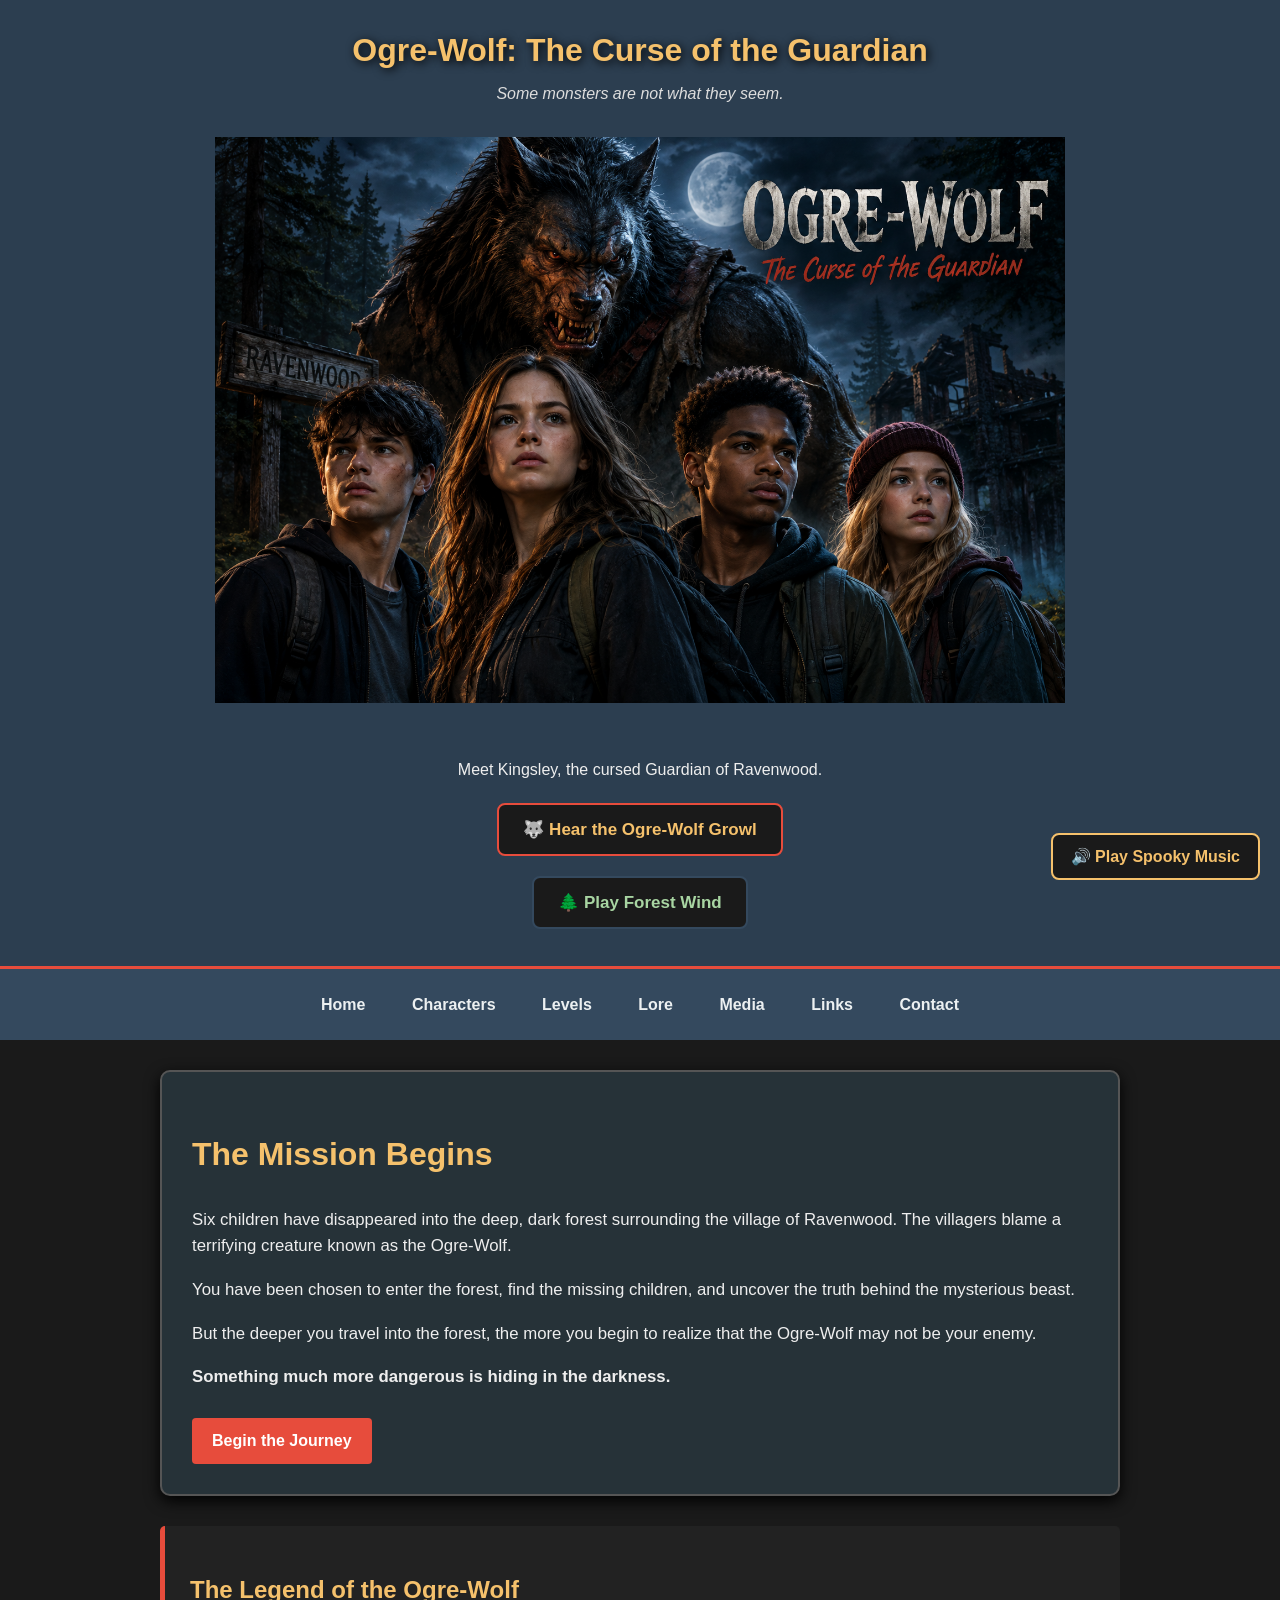
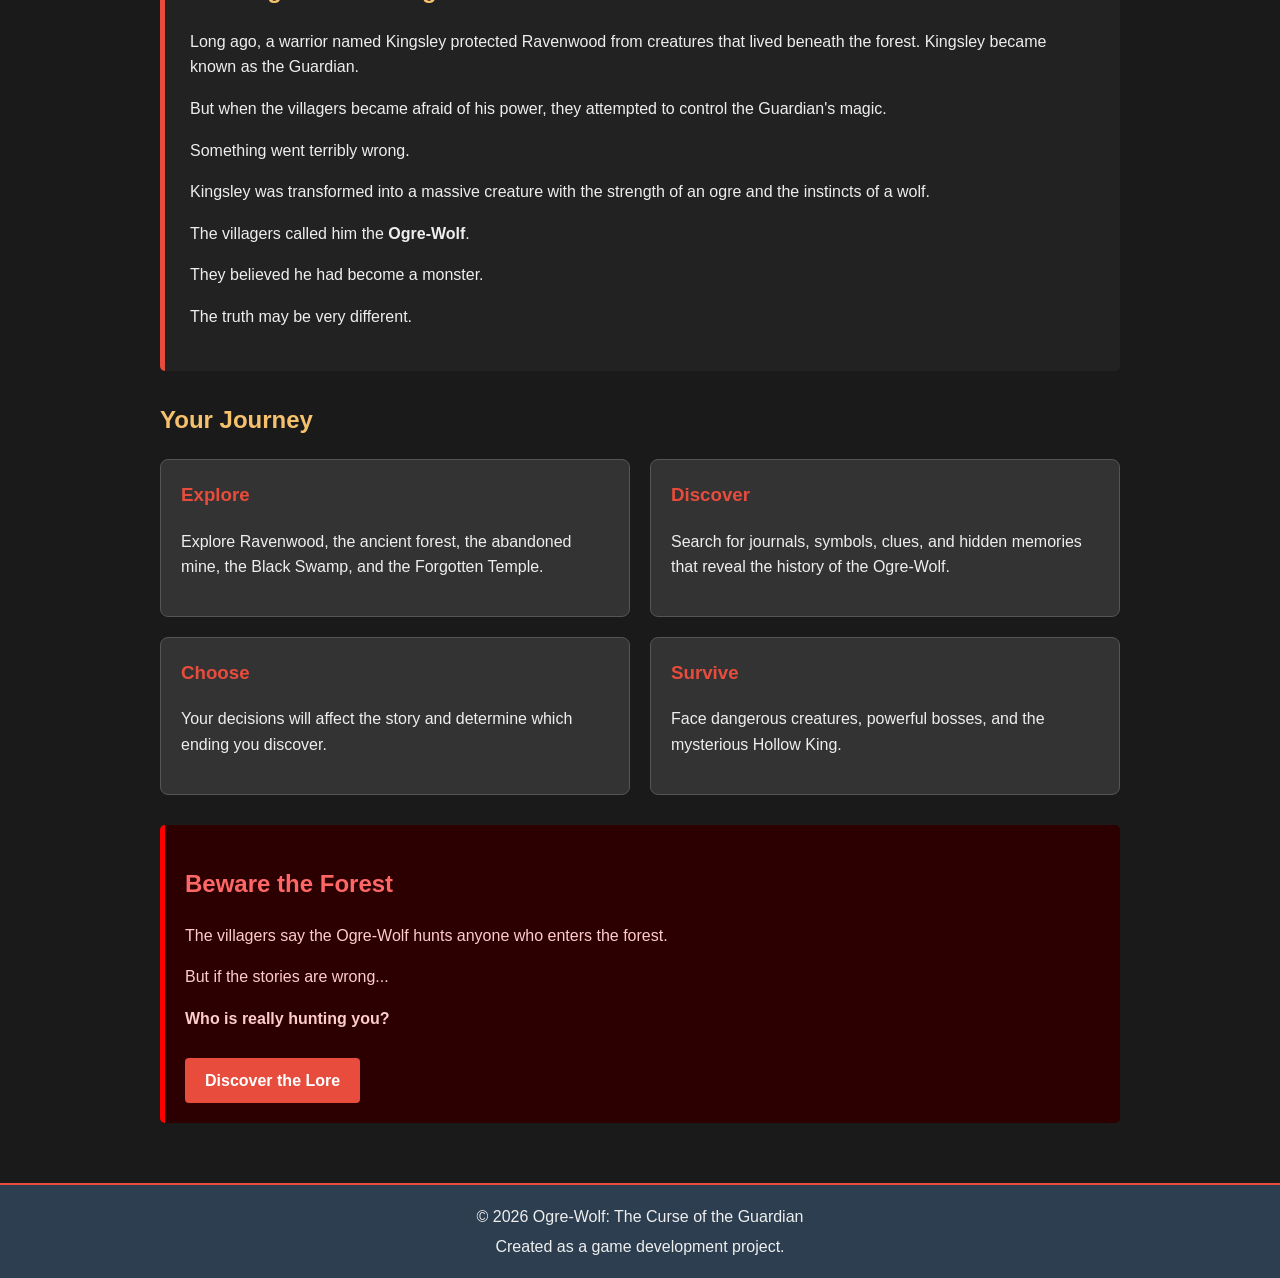
<file: index.html>
<!DOCTYPE html><html lang="en">
<head>
    <meta charset="UTF-8">
    <meta name="viewport" content="width=device-width, initial-scale=1.0">
    <meta name="description" content="Ogre-Wolf: The Curse of the Guardian is a dark fantasy adventure about a mysterious creature, a forgotten forest, and a dangerous curse.">
    <title>Ogre-Wolf: The Curse of the Guardian</title>
    <style>
        html, body {
            background-color: #1a1a1a;
        }
    </style>
    <link rel="stylesheet" href="style.css">

</head>
<style>

#music-control {
    position: fixed;
    bottom: 20px;
    right: 20px;
    z-index: 9999;
    background: #1a1a1a;
    color: #f5c16c;
    border: 2px solid #f5c16c;
    padding: 12px 18px;
    font-size: 16px;
    cursor: pointer;
    border-radius: 8px;
}

</style>
<body>
    <header>
    <h1>Ogre-Wolf: The Curse of the Guardian</h1>
    <p class="tagline">Some monsters are not what they seem.</p>
    <div class="ogre-wolf-feature">
    <img src="images/ogre-wolf-character.png"
         alt="Kingsley, the cursed Ogre-Wolf Guardian"
         class="story-image">
    <p>Meet Kingsley, the cursed Guardian of Ravenwood.</p>
</div>
<button id="growlButton" type="button">
    🐺 Hear the Ogre-Wolf Growl
</button>
<button id="windButton" type="button">
    🌲 Play Forest Wind
</button>
</header>

<nav>
    <a href="index.html">Home</a>
    <a href="characters.html">Characters</a>
    <a href="levels.html">Levels</a>
    <a href="lore.html">Lore</a>
    <a href="media.html">Media</a>
    <a href="links.html">Links</a>
    <a href="contact.html">Contact</a>
</nav>

<main class="container">

    <section class="hero">
        <h2>The Mission Begins</h2>

        <p>
            Six children have disappeared into the deep, dark forest surrounding
            the village of Ravenwood. The villagers blame a terrifying creature
            known as the Ogre-Wolf.
        </p>

        <p>
            You have been chosen to enter the forest, find the missing children,
            and uncover the truth behind the mysterious beast.
        </p>

        <p>
            But the deeper you travel into the forest, the more you begin to
            realize that the Ogre-Wolf may not be your enemy.
        </p>

        <p>
            <strong>Something much more dangerous is hiding in the darkness.</strong>
        </p>

        <a href="levels.html" class="button">Begin the Journey</a>
        <div id="game-area"></div>
    </section>

    <section class="story-intro">

        <h2>The Legend of the Ogre-Wolf</h2>

        <p>
            Long ago, a warrior named Kingsley protected Ravenwood from creatures
            that lived beneath the forest. Kingsley became known as the Guardian.
        </p>

        <p>
            But when the villagers became afraid of his power, they attempted
            to control the Guardian's magic.
        </p>

        <p>
            Something went terribly wrong.
        </p>

        <p>
            Kingsley was transformed into a massive creature with the strength
            of an ogre and the instincts of a wolf.
        </p>

        <p>
            The villagers called him the <strong>Ogre-Wolf</strong>.
        </p>

        <p>
            They believed he had become a monster.
        </p>

        <p>
            The truth may be very different.
        </p>

    </section>

    <section class="game-features">

        <h2>Your Journey</h2>

        <div class="feature-grid">

            <div class="feature">
                <h3>Explore</h3>
                <p>
                    Explore Ravenwood, the ancient forest, the abandoned mine,
                    the Black Swamp, and the Forgotten Temple.
                </p>
            </div>

            <div class="feature">
                <h3>Discover</h3>
                <p>
                    Search for journals, symbols, clues, and hidden memories
                    that reveal the history of the Ogre-Wolf.
                </p>
            </div>

            <div class="feature">
                <h3>Choose</h3>
                <p>
                    Your decisions will affect the story and determine which
                    ending you discover.
                </p>
            </div>

            <div class="feature">
                <h3>Survive</h3>
                <p>
                    Face dangerous creatures, powerful bosses, and the mysterious
                    Hollow King.
                </p>
            </div>

        </div>

    </section>

    <section class="warning">

        <h2>Beware the Forest</h2>

        <p>
            The villagers say the Ogre-Wolf hunts anyone who enters the forest.
        </p>

        <p>
            But if the stories are wrong...
        </p>

        <p>
            <strong>Who is really hunting you?</strong>
        </p>

        <a href="lore.html" class="button">Discover the Lore</a>

    </section>

</main>

<footer>
    <p>&copy; 2026 Ogre-Wolf: The Curse of the Guardian</p>
    <p>Created as a game development project.</p>
</footer>

<script src="game.js"></script>
<script>
const growlButton = document.getElementById("growlButton");

growlButton.addEventListener("click", function () {
    const audioContext = new (window.AudioContext || window.webkitAudioContext)();

    const oscillator = audioContext.createOscillator();
    const gain = audioContext.createGain();

    oscillator.type = "sawtooth";
    oscillator.frequency.setValueAtTime(100, audioContext.currentTime);
    oscillator.frequency.exponentialRampToValueAtTime(
        35,
        audioContext.currentTime + 1.5
    );

    gain.gain.setValueAtTime(0.001, audioContext.currentTime);
    gain.gain.linearRampToValueAtTime(0.3, audioContext.currentTime + 0.15);
    gain.gain.exponentialRampToValueAtTime(
        0.001,
        audioContext.currentTime + 1.8
    );

    oscillator.connect(gain);
    gain.connect(audioContext.destination);

    oscillator.start();
    oscillator.stop(audioContext.currentTime + 1.8);

    oscillator.onended = function () {
        audioContext.close();
    };
});
</script>
<script>
const windButton = document.getElementById("windButton");

let windContext = null;
let windSource = null;
let windGain = null;
let windFilter = null;

windButton.addEventListener("click", async function () {
    if (windSource) {
        windSource.stop();
        windSource.disconnect();
        windSource = null;

        windButton.textContent = "🌲 Play Forest Wind";
        return;
    }

    windContext = new (window.AudioContext || window.webkitAudioContext)();

    await windContext.resume();

    const bufferSize = 2 * windContext.sampleRate;
    const buffer = windContext.createBuffer(
        1,
        bufferSize,
        windContext.sampleRate
    );

    const data = buffer.getChannelData(0);

    for (let i = 0; i < bufferSize; i++) {
        data[i] = Math.random() * 2 - 1;
    }

    windSource = windContext.createBufferSource();
    windSource.buffer = buffer;
    windSource.loop = true;

    windFilter = windContext.createBiquadFilter();
    windFilter.type = "lowpass";
    windFilter.frequency.value = 350;

    windGain = windContext.createGain();
    windGain.gain.value = 0.08;

    windSource.connect(windFilter);
    windFilter.connect(windGain);
    windGain.connect(windContext.destination);

    windSource.start();

    windButton.textContent = "🌲 Stop Forest Wind";
});
</script>

<script src="sounds/music.js"></script>
</body>
</html>
</file>
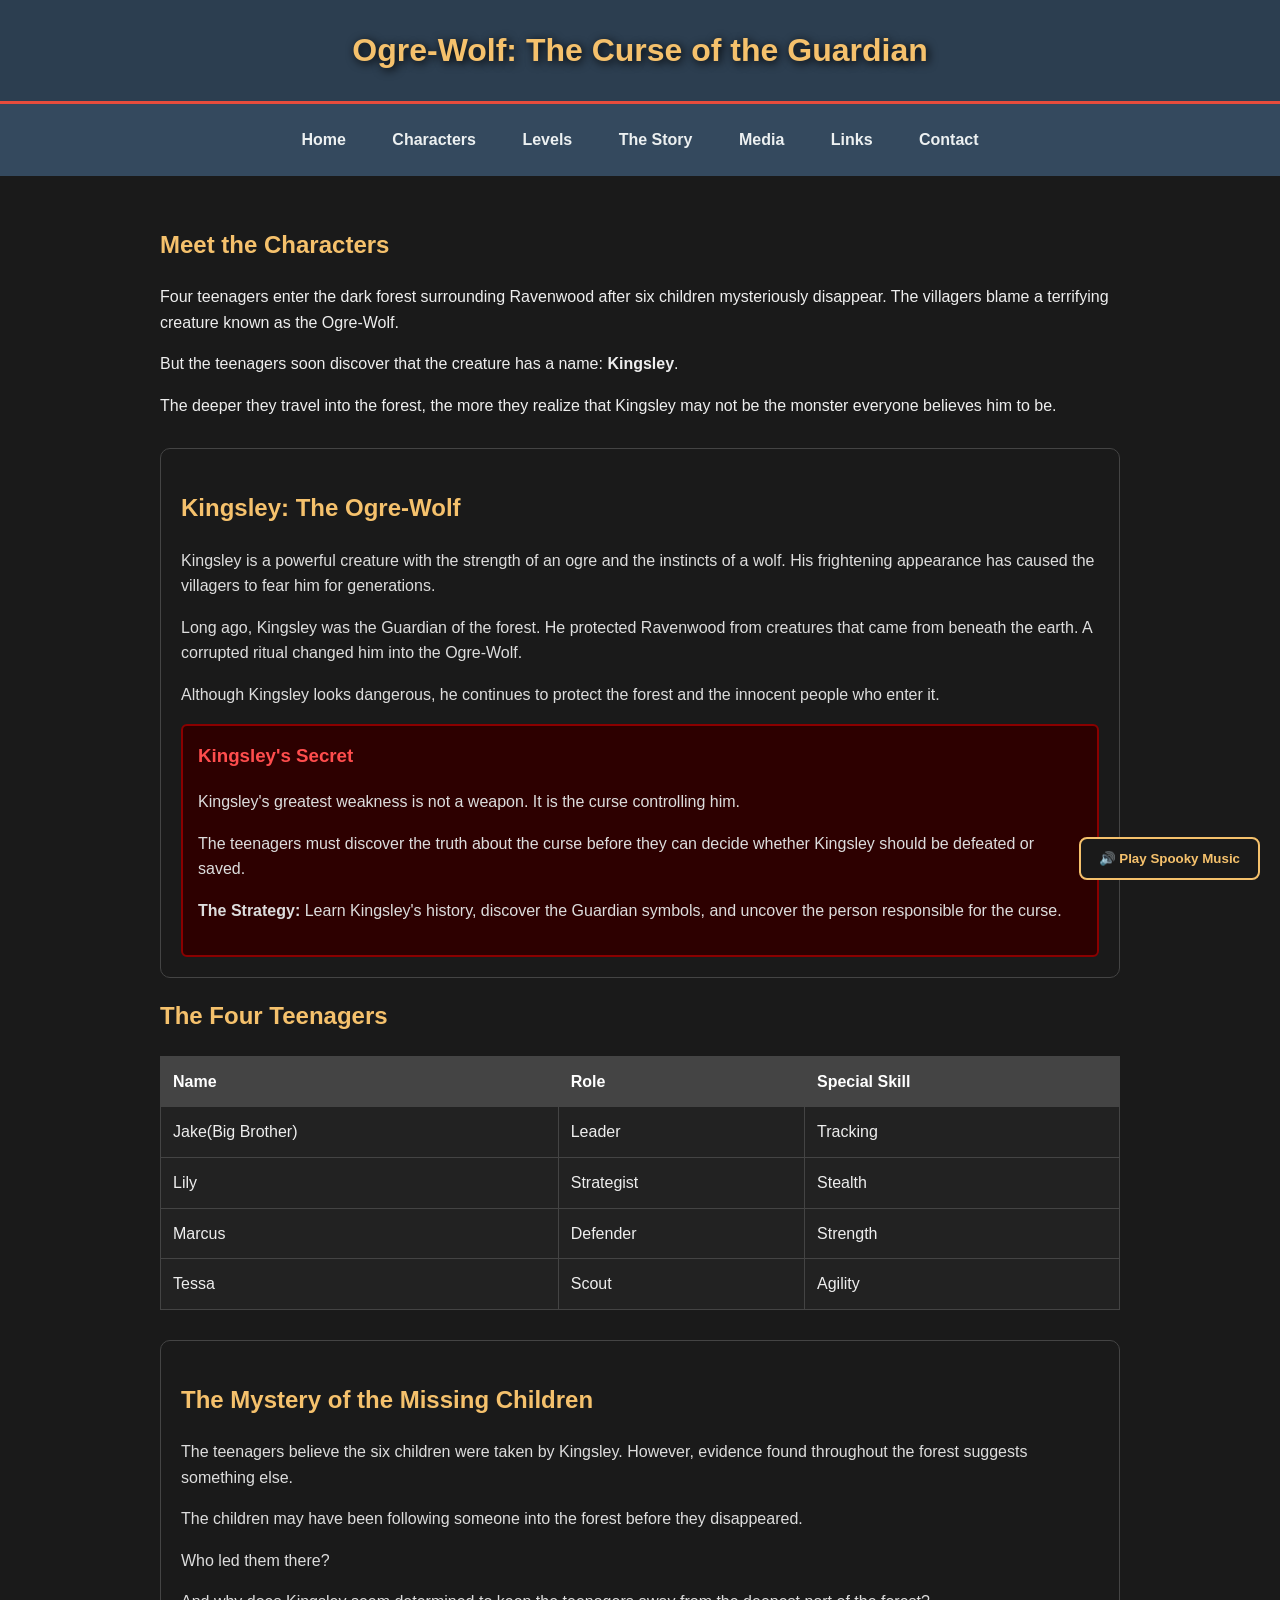
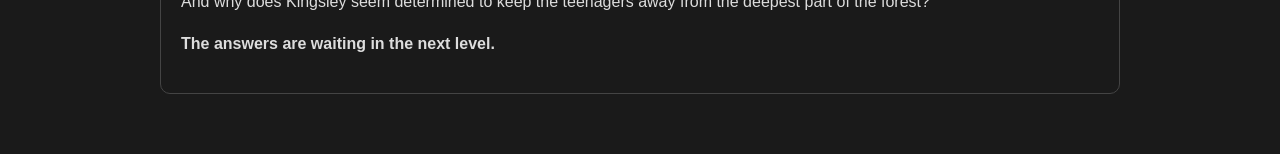
<file: characters.html>
<!DOCTYPE html><html lang="en">
<head>
    <meta charset="UTF-8">
    <meta name="viewport" content="width=device-width, initial-scale=1.0">
    <meta name="description" content="Meet the characters of the Ogre-Wolf adventure and discover the mystery behind Kingsley, the Guardian.">
    <title>Ogre-Wolf - Characters</title>
    <link rel="stylesheet" href="style.css">
</head><body><header>
    <h1>Ogre-Wolf: The Curse of the Guardian</h1>
</header>

<nav>
    <a href="index.html">Home</a>
    <a href="characters.html">Characters</a>
    <a href="levels.html">Levels</a>
    <a href="lore.html">The Story</a>
    <a href="media.html">Media</a>
    <a href="links.html">Links</a>
    <a href="contact.html">Contact</a>
</nav>

<div class="container">

    <h2>Meet the Characters</h2>

    <p>
        Four teenagers enter the dark forest surrounding Ravenwood after six
        children mysteriously disappear. The villagers blame a terrifying
        creature known as the Ogre-Wolf.
    </p>

    <p>
        But the teenagers soon discover that the creature has a name:
        <strong>Kingsley</strong>.
    </p>

    <p>
        The deeper they travel into the forest, the more they realize that
        Kingsley may not be the monster everyone believes him to be.
    </p>

    <section class="monster-lore">

        <h2>Kingsley: The Ogre-Wolf</h2>

        <p>
            Kingsley is a powerful creature with the strength of an ogre
            and the instincts of a wolf. His frightening appearance has
            caused the villagers to fear him for generations.
        </p>

        <p>
            Long ago, Kingsley was the Guardian of the forest. He protected
            Ravenwood from creatures that came from beneath the earth.
            A corrupted ritual changed him into the Ogre-Wolf.
        </p>

        <p>
            Although Kingsley looks dangerous, he continues to protect the
            forest and the innocent people who enter it.
        </p>

        <div class="weakness-box">

            <h3>Kingsley's Secret</h3>

            <p>
                Kingsley's greatest weakness is not a weapon.
                It is the curse controlling him.
            </p>

            <p>
                The teenagers must discover the truth about the curse before
                they can decide whether Kingsley should be defeated or saved.
            </p>

            <p>
                <strong>The Strategy:</strong> Learn Kingsley's history,
                discover the Guardian symbols, and uncover the person
                responsible for the curse.
            </p>

        </div>

    </section>

    <h2>The Four Teenagers</h2>

    <table>

        <thead>
            <tr>
                <th>Name</th>
                <th>Role</th>
                <th>Special Skill</th>
            </tr>
        </thead>

        <tbody>

            <tr>
                <td>Jake(Big Brother)</td>
                <td>Leader</td>
                <td>Tracking</td>
            </tr>

            <tr>
                <td>Lily</td>
                <td>Strategist</td>
                <td>Stealth</td>
            </tr>

            <tr>
                <td>Marcus</td>
                <td>Defender</td>
                <td>Strength</td>
            </tr>

            <tr>
                <td>Tessa</td>
                <td>Scout</td>
                <td>Agility</td>
            </tr>

        </tbody>

    </table>

    <section class="monster-lore">

        <h2>The Mystery of the Missing Children</h2>

        <p>
            The teenagers believe the six children were taken by Kingsley.
            However, evidence found throughout the forest suggests something
            else.
        </p>

        <p>
            The children may have been following someone into the forest
            before they disappeared.
        </p>

        <p>
            Who led them there?
        </p>

        <p>
            And why does Kingsley seem determined to keep the teenagers
            away from the deepest part of the forest?
        </p>

        <p>
            <strong>The answers are waiting in the next level.</strong>
        </p>

    </section>

</div>

<script src="sounds/music.js"></script>
</body>
</html>
</file>
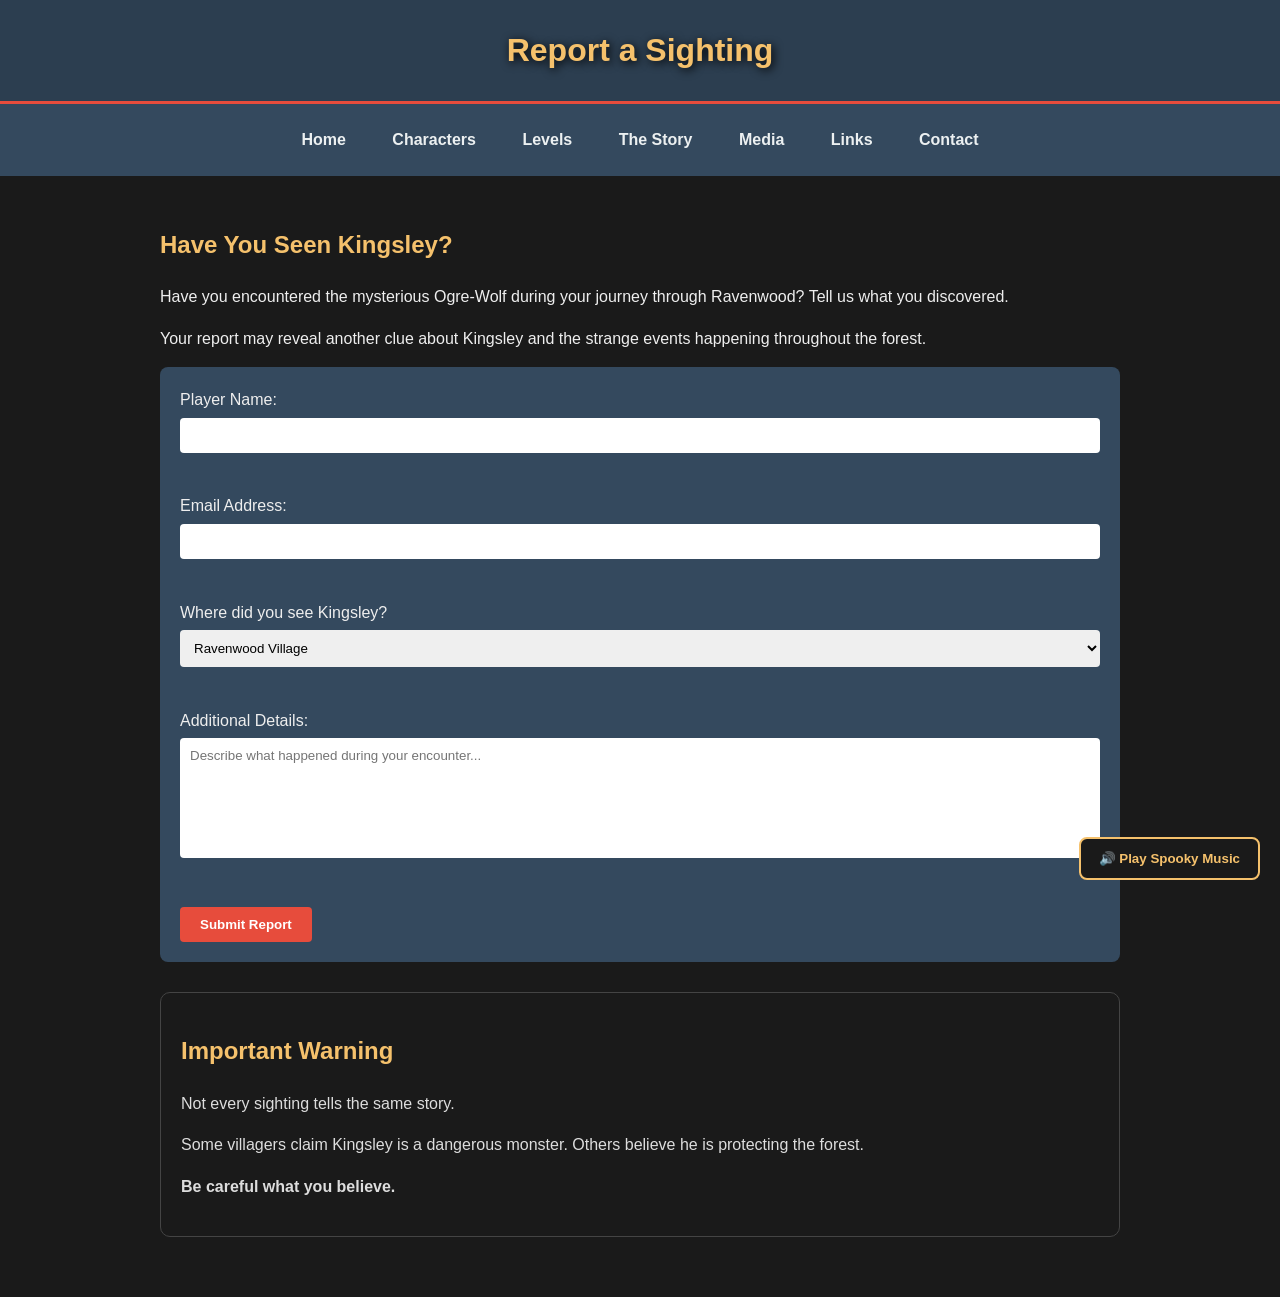
<file: contact.html>
<!DOCTYPE html><html lang="en"><head>
    <meta charset="UTF-8">
    <meta name="viewport" content="width=device-width, initial-scale=1.0">
    <meta name="description" content="Report a Kingsley or Ogre-Wolf sighting from your journey through Ravenwood.">
    <title>Contact - Report a Sighting</title>
    <link rel="stylesheet" href="style.css">
</head><body><header>
    <h1>Report a Sighting</h1>
</header>

<nav>
    <a href="index.html">Home</a>
    <a href="characters.html">Characters</a>
    <a href="levels.html">Levels</a>
    <a href="lore.html">The Story</a>
    <a href="media.html">Media</a>
    <a href="links.html">Links</a>
    <a href="contact.html">Contact</a>
</nav>

<div class="container">

    <h2>Have You Seen Kingsley?</h2>

    <p>
        Have you encountered the mysterious Ogre-Wolf during your journey
        through Ravenwood? Tell us what you discovered.
    </p>

    <p>
        Your report may reveal another clue about Kingsley and the strange
        events happening throughout the forest.
    </p>

    <form action="mailto:yourname@example.com" method="post" enctype="text/plain">

        <label for="name">Player Name:</label><br>
        <input type="text" id="name" name="name" required><br><br>

        <label for="email">Email Address:</label><br>
        <input type="email" id="email" name="email" required><br><br>

        <label for="sighting">Where did you see Kingsley?</label><br>

        <select id="sighting" name="location">

            <option value="ravenwood">
                Ravenwood Village
            </option>

            <option value="forest">
                Dark Forest
            </option>

            <option value="den">
                Kingsley's Den
            </option>

            <option value="mine">
                Abandoned Mine
            </option>

            <option value="swamp">
                Black Swamp
            </option>

            <option value="temple">
                Forgotten Temple
            </option>

            <option value="unknown">
                Unknown Location
            </option>

        </select>

        <br><br>

        <label for="msg">Additional Details:</label><br>

        <textarea
            id="msg"
            name="message"
            rows="6"
            cols="50"
            placeholder="Describe what happened during your encounter..."></textarea>

        <br><br>

        <button type="submit">Submit Report</button>

    </form>

    <section class="monster-lore">

        <h2>Important Warning</h2>

        <p>
            Not every sighting tells the same story.
        </p>

        <p>
            Some villagers claim Kingsley is a dangerous monster.
            Others believe he is protecting the forest.
        </p>

        <p>
            <strong>
                Be careful what you believe.
            </strong>
        </p>

    </section>

</div>
<script src="sounds/music.js"></script>
</body>
</html>
</file>
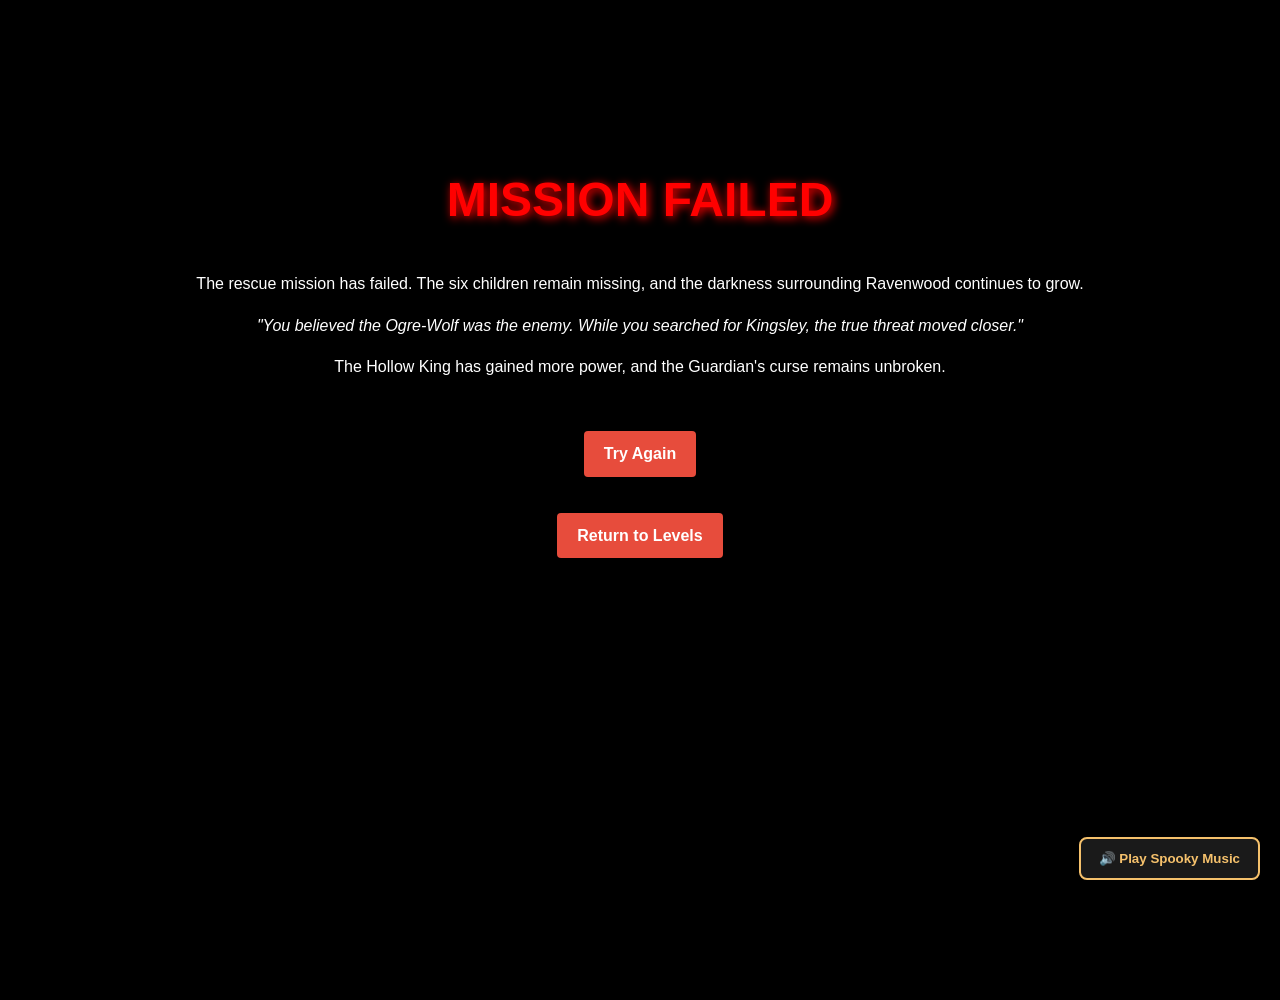
<file: gameover.html>
<!DOCTYPE html>
<html lang="en">
<head>
    <meta charset="UTF-8">
    <meta name="viewport" content="width=device-width, initial-scale=1.0">
    <meta name="description" content="Game Over - The rescue mission has failed in Ogre-Wolf: The Curse of the Guardian.">
    <title>Mission Failed - Ogre-Wolf</title>
    <link rel="stylesheet" href="style.css">
</head>

<body class="game-over-bg">

    <div class="container" style="text-align: center; margin-top: 100px;">

        <h1 style="color: #ff0000; font-size: 3em;">
            MISSION FAILED
        </h1>

        <p>
            The rescue mission has failed. The six children remain missing,
            and the darkness surrounding Ravenwood continues to grow.
        </p>

        <p>
            <em>
                "You believed the Ogre-Wolf was the enemy. While you searched
                for Kingsley, the true threat moved closer."
            </em>
        </p>

        <p>
            The Hollow King has gained more power, and the Guardian's curse
            remains unbroken.
        </p>

        <br>

        <a href="index.html" class="button">Try Again</a>

        <br><br>

        <a href="levels.html" class="button">Return to Levels</a>

    </div>
<script src="sounds/music.js"></script>
</body>
</html>
</file>
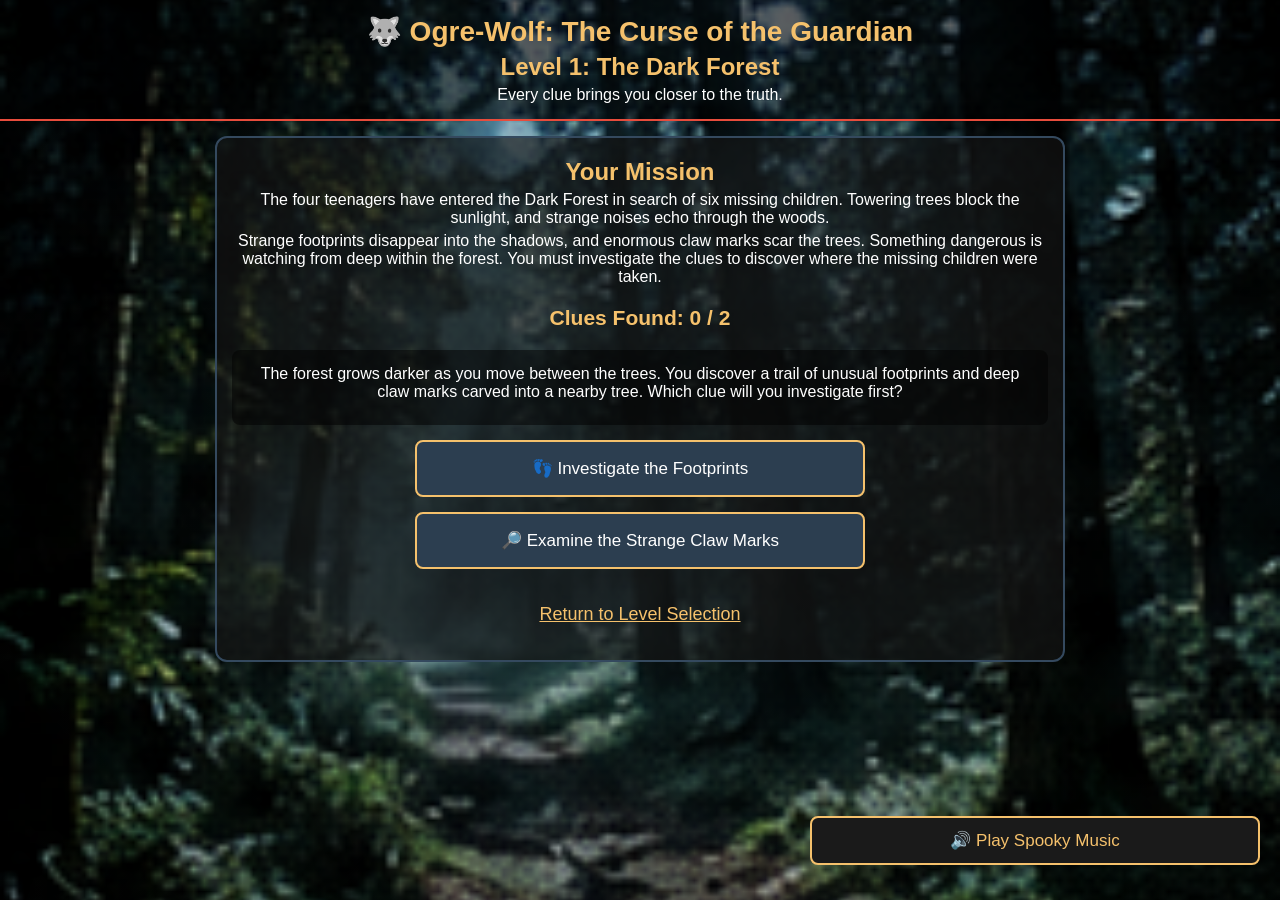
<file: level1.html>
<!DOCTYPE html>
<html lang="en">
<head>
    <meta charset="UTF-8">
    <meta name="viewport" content="width=device-width, initial-scale=1.0">

    <title>Level 1 - The Dark Forest | Ogre-Wolf</title>

    <style>
        * {
            box-sizing: border-box;
        }

        body {
            margin: 0;
            min-height: 100vh;
            font-family: Arial, sans-serif;
            color: #ffffff;
            background:
                linear-gradient(rgba(0, 0, 0, 0.15),
                                rgba(0, 0, 0, 0.30)),
            url("images/06_dark_forest.png");
            background-size: cover;
            background-position: center;
            background-repeat: no-repeat;
            background-attachment: fixed;
        }

        header {
            text-align: center;
            padding: 10px;
            background: rgba(0, 0, 0, 0.55);
            border-bottom: 2px solid #e74c3c;
        }

        h1 {
            color: #f5c16c;
            font-size: 28px;
            margin: 5px;
        }

        .game-container {
            width: 90%;
            max-width: 850px;
            margin: 15px auto;
            padding: 15px;
            background: rgba(20, 20, 20, 0.65);
            border: 2px solid #34495e;
            border-radius: 12px;
            text-align: center;
        }

        h2 {
            color: #f5c16c;
            margin: 5px;
        }

        p {
            margin: 5px;
        }

        .clue-counter {
            color: #f5c16c;
            font-size: 21px;
            font-weight: bold;
            margin: 20px;
        }

        button {
            display: block;
            width: 100%;
            max-width: 450px;
            margin: 15px auto;
            padding: 16px;
            background: #2c3e50;
            color: white;
            border: 2px solid #f5c16c;
            border-radius: 8px;
            font-size: 17px;
            cursor: pointer;
        }

        button:hover,
        button:focus {
            background: #e74c3c;
            outline: 3px solid #f5c16c;
            outline-offset: 3px;
        }

        #storyText {
            min-height: 75px;
            padding: 15px;
            background: rgba(0, 0, 0, 0.5);
            border-radius: 8px;
        }

        #continueButton {
            display: none;
            background: #176b37;
        }

        .back-link {
            display: inline-block;
            margin: 20px;
            color: #f5c16c;
            font-size: 18px;
        }

        @media (max-width: 600px) {
            h1 {
                font-size: 25px;
            }

            .game-container {
                margin: 15px;
                padding: 18px;
            }
        }
    </style>
</head>

<body>

<header>
    <h1>🐺 Ogre-Wolf: The Curse of the Guardian</h1>
    <h2>Level 1: The Dark Forest</h2>
    <p>Every clue brings you closer to the truth.</p>
</header>

<main class="game-container">

    <h2>Your Mission</h2>

    <p>
    The four teenagers have entered the Dark Forest in search
    of six missing children. Towering trees block the sunlight,
    and strange noises echo through the woods.
</p>
    <p>
    Strange footprints disappear into the shadows, and enormous
    claw marks scar the trees. Something dangerous is watching
    from deep within the forest. You must investigate the clues
    to discover where the missing children were taken.
</p>

    <div class="clue-counter">
        Clues Found: <span id="clueCount">0</span> / 2
    </div>

    <div id="storyText" aria-live="polite">
    The forest grows darker as you move between the trees.
    You discover a trail of unusual footprints and deep claw
    marks carved into a nearby tree. Which clue will you
    investigate first?
</div>

    <button type="button" onclick="investigateFootprints()">
        👣 Investigate the Footprints
    </button>

    <button type="button" onclick="investigateClawMarks()">
        🔎 Examine the Strange Claw Marks
    </button>

    <button type="button" id="continueButton"
            onclick="continueToLevel2()">
        🌲 Continue to Level 2: The Dark Forest
    </button>

    <p id="missionStatus" aria-live="polite"></p>

    <a class="back-link" href="levels.html">
        Return to Level Selection
    </a>

</main>

<script>
    let clues = 0;

    function collectClue(message) {
        if (clues >= 2) {
            document.getElementById("storyText").textContent =
                "You have gathered all the clues available in the village.";
            return;
        }

        clues++;

        document.getElementById("clueCount").textContent = clues;
        document.getElementById("storyText").textContent = message;

        if (clues >= 2) {
            document.getElementById("missionStatus").textContent =
                "Mission complete! You discovered both clues.";

            document.getElementById("continueButton").style.display =
                "block";
        }
    }

    function investigateFootprints() {
        collectClue(
            "The footprints lead toward the edge of the village. " +
            "Their unusual size suggests that something enormous " +
            "passed through Ravenwood. You found a clue!"
        );
    }

    function investigateClawMarks() {
        collectClue(
            "Deep claw marks cover the side of an abandoned building. " +
            "Nearby, you discover a torn piece of dark fabric. " +
            "You found another clue!"
        );
    }

    function continueToLevel2() {
        window.location.href = "level2.html";
    }
</script>
<script src="sounds/music.js"></script>
</body>
</html>
</file>
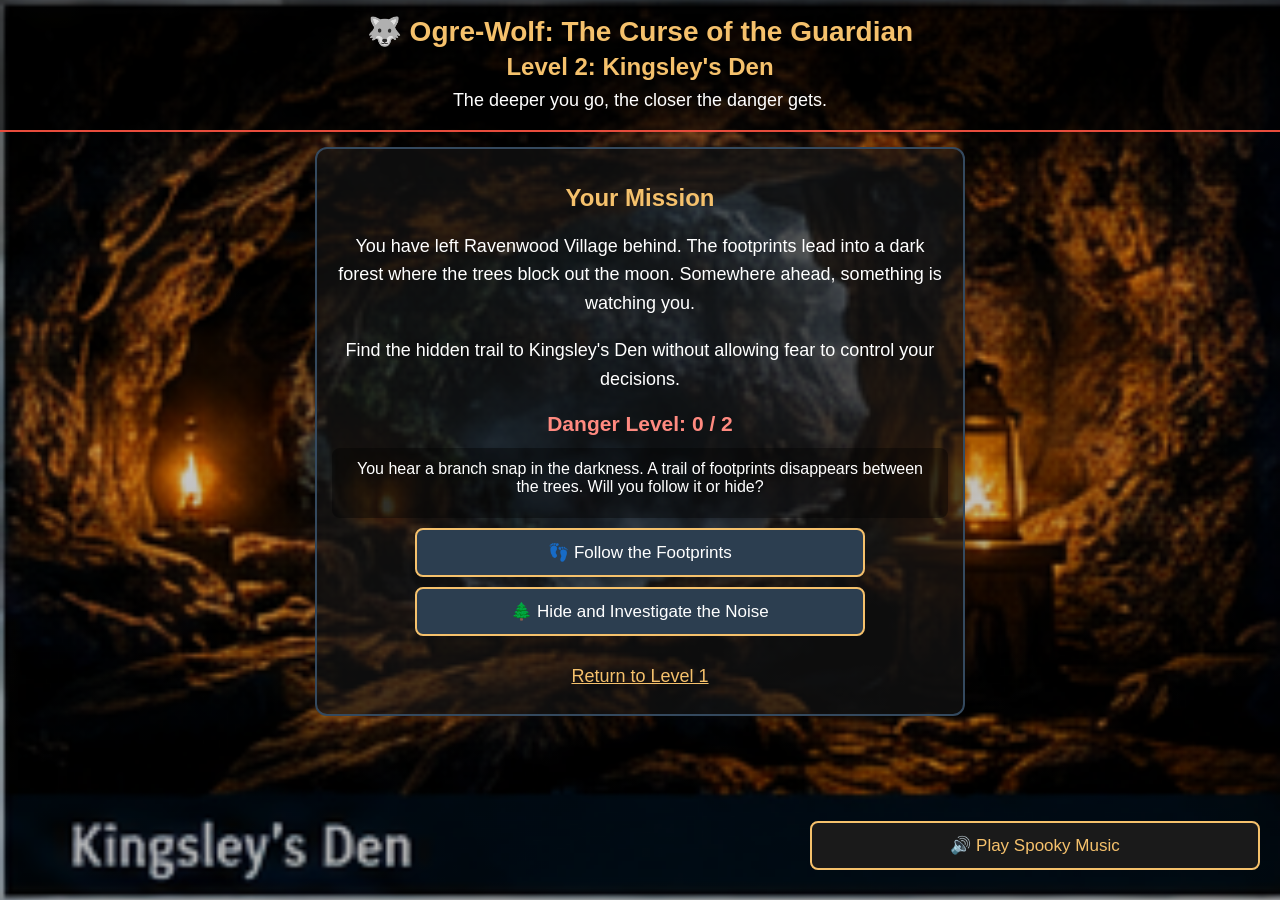
<file: level2.html>
<!DOCTYPE html>
<html lang="en">
<head>
    <meta charset="UTF-8">
    <meta name="viewport" content="width=device-width, initial-scale=1.0">

    <title>Level 2 - Kingsley's Den | Ogre-Wolf</title>

    <style>
        * {
            box-sizing: border-box;
        }

        body {
            margin: 0;
            min-height: 100vh;
            font-family: Arial, sans-serif;
            color: #ffffff;

            background:
                linear-gradient(
                    rgba(0, 0, 0, 0.15),
                    rgba(0, 0, 0, 0.30)
                ),
                url("images/07_kingsleys_den.png");

            background-size: cover;
            background-position: center;
            background-repeat: no-repeat;
            background-attachment: fixed;
        }

        header {
            text-align: center;
            padding: 10px;
            background: rgba(0, 0, 0, 0.55);
            border-bottom: 2px solid #e74c3c;
        }

        h1, h2 {
            color: #f5c16c;
        }

        header h1 {
            font-size: 28px;
            margin: 5px;
        }

        header h2 {
            margin: 5px;
        }

        header p {
            margin: 5px;
        }

        .game-container {
            width: 90%;
            max-width: 650px;
            margin: 15px auto;
            padding: 15px;

            background: rgba(20, 20, 20, 0.65);

            border: 2px solid #34495e;
            border-radius: 12px;
            text-align: center;
        }

        p {
            font-size: 18px;
            line-height: 1.6;
        }

        .danger-counter {
            color: #ff8a80;
            font-size: 21px;
            font-weight: bold;
            margin: 12px;
        }

        button {
            display: block;
            width: 100%;
            max-width: 450px;
            margin: 10px auto;
            padding: 12px;

            background: #2c3e50;
            color: white;
            border: 2px solid #f5c16c;
            border-radius: 8px;
            font-size: 17px;
            cursor: pointer;
        }

        button:hover,
        button:focus {
            background: #e74c3c;
            outline: 3px solid #f5c16c;
            outline-offset: 3px;
        }

        #storyText {
            min-height: 70px;
            padding: 12px;
            background: rgba(0, 0, 0, 0.40);
            border-radius: 8px;
        }

        #continueButton {
            display: none;
            background: #176b37;
        }

        .back-link {
            display: inline-block;
            margin: 12px;
            color: #f5c16c;
            font-size: 18px;
        }

        @media (max-width: 600px) {
            header h1 {
                font-size: 23px;
            }

            .game-container {
                width: 94%;
                margin: 10px auto;
                padding: 12px;
            }

            p {
                font-size: 16px;
            }
        }
    </style>
</head>

<body>

<header>
    <h1>🐺 Ogre-Wolf: The Curse of the Guardian</h1>
    <h2>Level 2: Kingsley's Den</h2>
    <p>The deeper you go, the closer the danger gets.</p>
</header>

<main class="game-container">

    <h2>Your Mission</h2>

    <p>
        You have left Ravenwood Village behind. The footprints
        lead into a dark forest where the trees block out the moon.
        Somewhere ahead, something is watching you.
    </p>

    <p>
        Find the hidden trail to Kingsley's Den without allowing
        fear to control your decisions.
    </p>

    <div class="danger-counter">
        Danger Level: <span id="dangerCount">0</span> / 2
    </div>

    <div id="storyText" aria-live="polite">
        You hear a branch snap in the darkness. A trail of footprints
        disappears between the trees. Will you follow it or hide?
    </div>

    <button type="button" onclick="followFootprints()">
        👣 Follow the Footprints
    </button>

    <button type="button" onclick="hideFromTheNoise()">
        🌲 Hide and Investigate the Noise
    </button>

    <button type="button" id="continueButton"
            onclick="continueToLevel3()">
        🐺 Continue to Level 3: Kingsley's Den
    </button>

    <p id="missionStatus" aria-live="polite"></p>

    <a class="back-link" href="level1.html">
        Return to Level 1
    </a>

</main>

<script>
    let danger = 0;
    let choicesMade = 0;

    function makeChoice(message, dangerIncrease) {
        if (choicesMade >= 2) {
            document.getElementById("storyText").textContent =
                "You have explored this part of the forest. " +
                "Continue to Kingsley's Den when you're ready.";
            return;
        }

        choicesMade++;
        danger += dangerIncrease;

        document.getElementById("dangerCount").textContent = danger;
        document.getElementById("storyText").textContent = message;

        if (choicesMade >= 2) {
            document.getElementById("missionStatus").textContent =
                "You discovered the hidden trail! " +
                "The entrance to Kingsley's Den is ahead.";

            document.getElementById("continueButton").style.display =
                "block";
        }
    }

    function followFootprints() {
        makeChoice(
            "You follow the footprints beneath twisted branches. " +
            "A massive shadow moves between the trees, but you " +
            "discover a hidden trail leading deeper into the forest.",
            1
        );
    }

    function hideFromTheNoise() {
        makeChoice(
            "You hide behind an old tree and listen carefully. " +
            "Heavy footsteps pass nearby. Once the forest grows quiet, " +
            "you discover markings pointing toward Kingsley's Den.",
            0
        );
    }

    function continueToLevel3() {
        window.location.href = "level3.html";
    }
</script>
<script src="sounds/music.js"></script>
</body>
</html>
</file>
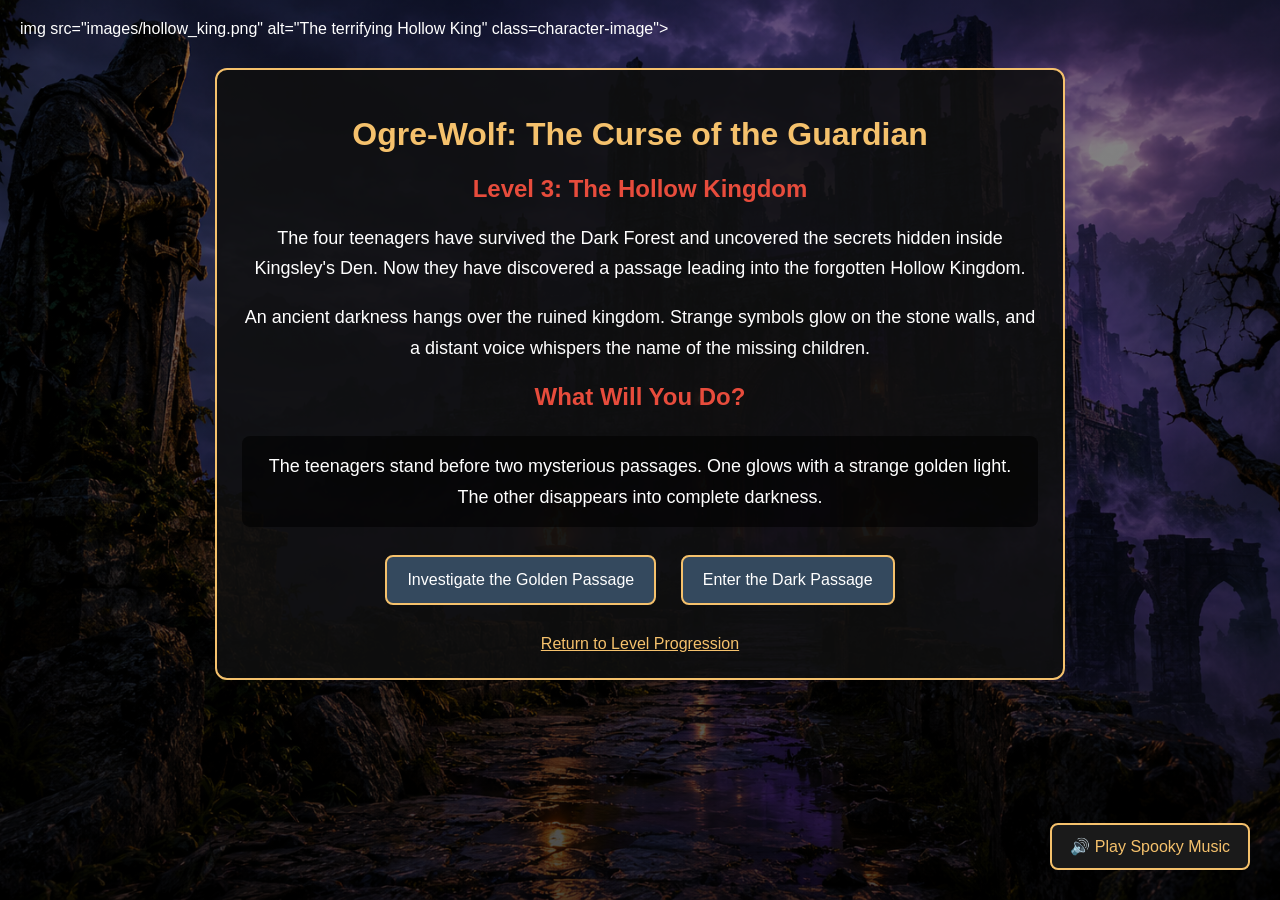
<file: level3.html>
<!DOCTYPE html><html lang="en">
<head>
    <meta charset="UTF-8">
    <meta name="viewport" content="width=device-width, initial-scale=1.0"><title>Level 3 - The Hollow Kingdom | Ogre-Wolf</title>

<style>
    * {
        box-sizing: border-box;
    }

    body {
        margin: 0;
        min-height: 100vh;
        padding: 20px;
        font-family: Arial, sans-serif;
        color: white;
        background:
            linear-gradient(rgba(0, 0, 0, 0.45),
                            rgba(0, 0, 0, 0.70)),
            url("images/hollow-kingdom.png");
        background-size: cover;
        background-position: center;
        background-attachment: fixed;
    }

    .game-container {
        max-width: 850px;
        margin: 30px auto;
        padding: 25px;
        background: rgba(15, 15, 15, 0.88);
        border: 2px solid #f5c16c;
        border-radius: 12px;
        text-align: center;
    }

    h1 {
        color: #f5c16c;
    }

    h2 {
        color: #e74c3c;
    }

    p {
        font-size: 18px;
        line-height: 1.7;
    }

    button, .game-link {
        display: inline-block;
        margin: 10px;
        padding: 14px 20px;
        background: #34495e;
        color: white;
        border: 2px solid #f5c16c;
        border-radius: 8px;
        font-size: 16px;
        cursor: pointer;
        text-decoration: none;
    }

    button:hover, button:focus,
    .game-link:hover, .game-link:focus {
        background: #e74c3c;
        outline: 3px solid white;
    }

    #game-message {
        margin-top: 25px;
        padding: 15px;
        background: rgba(0, 0, 0, 0.6);
        border-radius: 8px;
    }

    .back-link {
        display: inline-block;
        margin-top: 20px;
        color: #f5c16c;
    }
    

</style>

</head>
<body>
<div class="level-image">
        img src="images/hollow_king.png"
        alt="The terrifying Hollow King"
        class=character-image">
    </div>

    
    <div class="game-container">
        <h1>Ogre-Wolf: The Curse of the Guardian</h1>

<h2>Level 3: The Hollow Kingdom</h2>

<p>
    The four teenagers have survived the Dark Forest
    and uncovered the secrets hidden inside Kingsley's Den.
    Now they have discovered a passage leading into the
    forgotten Hollow Kingdom.
</p>

<p>
    An ancient darkness hangs over the ruined kingdom.
    Strange symbols glow on the stone walls, and a distant
    voice whispers the name of the missing children.
</p>

<h2>What Will You Do?</h2>

<p id="game-message">
    The teenagers stand before two mysterious passages.
    One glows with a strange golden light. The other
    disappears into complete darkness.
</p>

<div id="game-choices">
    <button onclick="choosePath('golden')">
        Investigate the Golden Passage
    </button>

    <button onclick="choosePath('dark')">
        Enter the Dark Passage
    </button>
</div>

<script>
    function choosePath(choice) {
        const message = document.getElementById("game-message");
        const choices = document.getElementById("game-choices");

        if (choice === "golden") {
            message.textContent =
                "The golden symbols reveal an ancient warning. " +
                "The Hollow King created the curse that transformed " +
                "Kingsley into the Ogre-Wolf. You discover a clue " +
                "that may help free the Guardian.";
        } else {
            message.textContent =
                "The teenagers enter the dark passage. A chilling " +
                "roar shakes the walls, and shadowy figures appear. " +
                "They escape with a mysterious key to the kingdom.";
        }

        choices.innerHTML = `
            <button onclick="continueGame()">
                Continue to Level 4
            </button>
        `;
    }

    function continueGame() {
        window.location.href = "level4.html";
    }
</script>

<a href="levels.html" class="back-link">
    Return to Level Progression
</a>

</div>
<script src="sounds/music.js"></script>
</body>

</html>
</file>
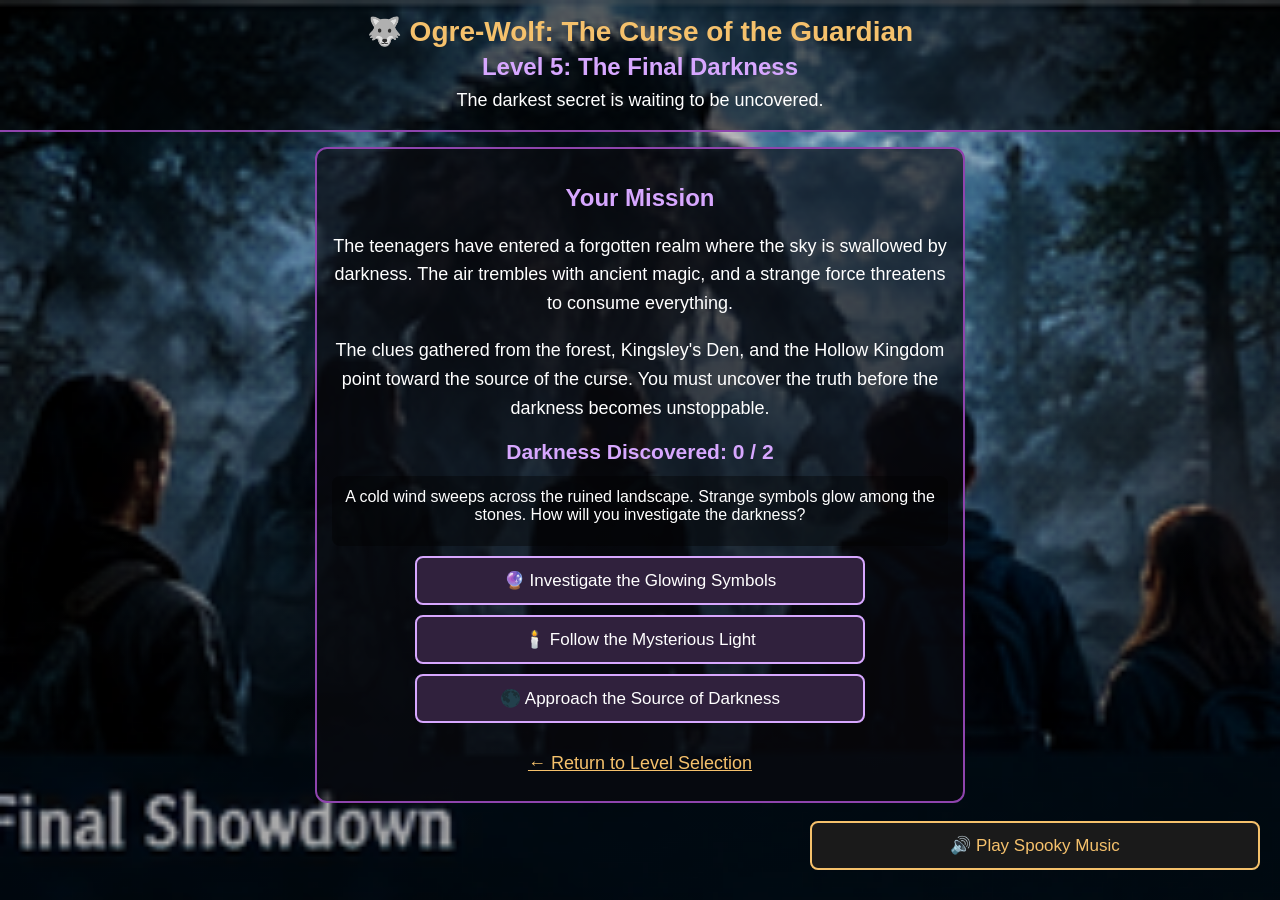
<file: level5.html>
<!DOCTYPE html>
<html lang="en">
<head>
    <meta charset="UTF-8">
    <meta name="viewport" content="width=device-width, initial-scale=1.0">

    <title>Level 5 - The Final Darkness | Ogre-Wolf</title>

    <style>
        * {
            box-sizing: border-box;
        }

        body {
            margin: 0;
            min-height: 100vh;
            font-family: Arial, sans-serif;
            color: white;

            background:
                linear-gradient(
                    rgba(0, 0, 0, 0.15),
                    rgba(0, 0, 0, 0.35)
                ),
                url("images/13_final_showdown.png");

            background-size: cover;
            background-position: center;
            background-repeat: no-repeat;
            background-attachment: fixed;
        }

        header {
            text-align: center;
            padding: 10px;
            background: rgba(0, 0, 0, 0.55);
            border-bottom: 2px solid #8e44ad;
        }

        header h1 {
            color: #f5c16c;
            font-size: 28px;
            margin: 5px;
        }

        header h2 {
            color: #d7a7ff;
            margin: 5px;
        }

        header p {
            margin: 5px;
        }

        .game-container {
            width: 90%;
            max-width: 650px;
            margin: 15px auto;
            padding: 15px;

            background: rgba(10, 10, 15, 0.65);

            border: 2px solid #8e44ad;
            border-radius: 12px;
            text-align: center;
        }

        .game-container h2 {
            color: #d7a7ff;
        }

        p {
            font-size: 18px;
            line-height: 1.6;
        }

        .darkness-counter {
            color: #d7a7ff;
            font-size: 21px;
            font-weight: bold;
            margin: 12px;
        }

        button {
            display: block;
            width: 100%;
            max-width: 450px;
            margin: 10px auto;
            padding: 12px;

            background: #30213d;
            color: white;
            border: 2px solid #d7a7ff;
            border-radius: 8px;
            font-size: 17px;
            cursor: pointer;
        }

        button:hover,
        button:focus {
            background: #6c3483;
            outline: 3px solid #f5c16c;
            outline-offset: 3px;
        }

        #storyText {
            min-height: 70px;
            padding: 12px;
            background: rgba(0, 0, 0, 0.40);
            border-radius: 8px;
        }

        #continueButton {
            display: none;
            background: #176b37;
        }

        .back-link {
            display: inline-block;
            margin: 12px;
            color: #f5c16c;
            font-size: 18px;
        }

        @media (max-width: 600px) {
            header h1 {
                font-size: 23px;
            }

            .game-container {
                width: 94%;
                margin: 10px auto;
                padding: 12px;
            }

            p {
                font-size: 16px;
            }
        }
    </style>
</head>

<body>

<header>
    <h1>🐺 Ogre-Wolf: The Curse of the Guardian</h1>
    <h2>Level 5: The Final Darkness</h2>
    <p>The darkest secret is waiting to be uncovered.</p>
</header>

<main class="game-container">

    <h2>Your Mission</h2>

    <p>
        The teenagers have entered a forgotten realm where the sky
        is swallowed by darkness. The air trembles with ancient magic,
        and a strange force threatens to consume everything.
    </p>

    <p>
        The clues gathered from the forest, Kingsley's Den,
        and the Hollow Kingdom point toward the source of the curse.
        You must uncover the truth before the darkness becomes unstoppable.
    </p>

    <div class="darkness-counter">
        Darkness Discovered: <span id="darknessCount">0</span> / 2
    </div>

    <div id="storyText" aria-live="polite">
        A cold wind sweeps across the ruined landscape.
        Strange symbols glow among the stones.
        How will you investigate the darkness?
    </div>

    <button type="button" onclick="investigateSymbols()">
        🔮 Investigate the Glowing Symbols
    </button>

    <button type="button" onclick="followTheLight()">
        🕯️ Follow the Mysterious Light
    </button>

    <button type="button" onclick="faceTheDarkness()">
        🌑 Approach the Source of Darkness
    </button>

    <button type="button" id="continueButton"
            onclick="continueToLevel6()">
        ⚔️ Continue to Level 6: The Final Confrontation
    </button>

    <p id="missionStatus" aria-live="polite"></p>

    <a class="back-link" href="levels.html">
        ← Return to Level Selection
    </a>

</main>

<script>
    let discoveries = 0;
    let choicesMade = 0;

    function makeDiscovery(message) {
        if (choicesMade >= 2) {
            document.getElementById("storyText").textContent =
                "You have uncovered the important clues. " +
                "Prepare for the Final Confrontation.";
            return;
        }

        choicesMade++;
        discoveries++;

        document.getElementById("darknessCount").textContent =
            discoveries;

        document.getElementById("storyText").textContent = message;

        if (choicesMade >= 2) {
            document.getElementById("missionStatus").textContent =
                "You have uncovered the secrets of the Final Darkness!";

            document.getElementById("continueButton").style.display =
                "block";
        }
    }

    function investigateSymbols() {
        makeDiscovery(
            "The glowing symbols reveal an ancient warning. " +
            "The curse was created to imprison a powerful force, " +
            "but something has begun to break its chains."
        );
    }

    function followTheLight() {
        makeDiscovery(
            "You follow the mysterious light through the ruins. " +
            "It reveals a hidden path leading toward the heart " +
            "of the darkness."
        );
    }

    function faceTheDarkness() {
        makeDiscovery(
            "You approach the swirling darkness. A vision reveals " +
            "that the final confrontation will determine the fate " +
            "of Ravenwood and the missing children."
        );
    }

    function continueToLevel6() {
        window.location.href = "level6.html";
    }
</script>
<script src="sounds/music.js"></script>
</body>
</html>
</file>
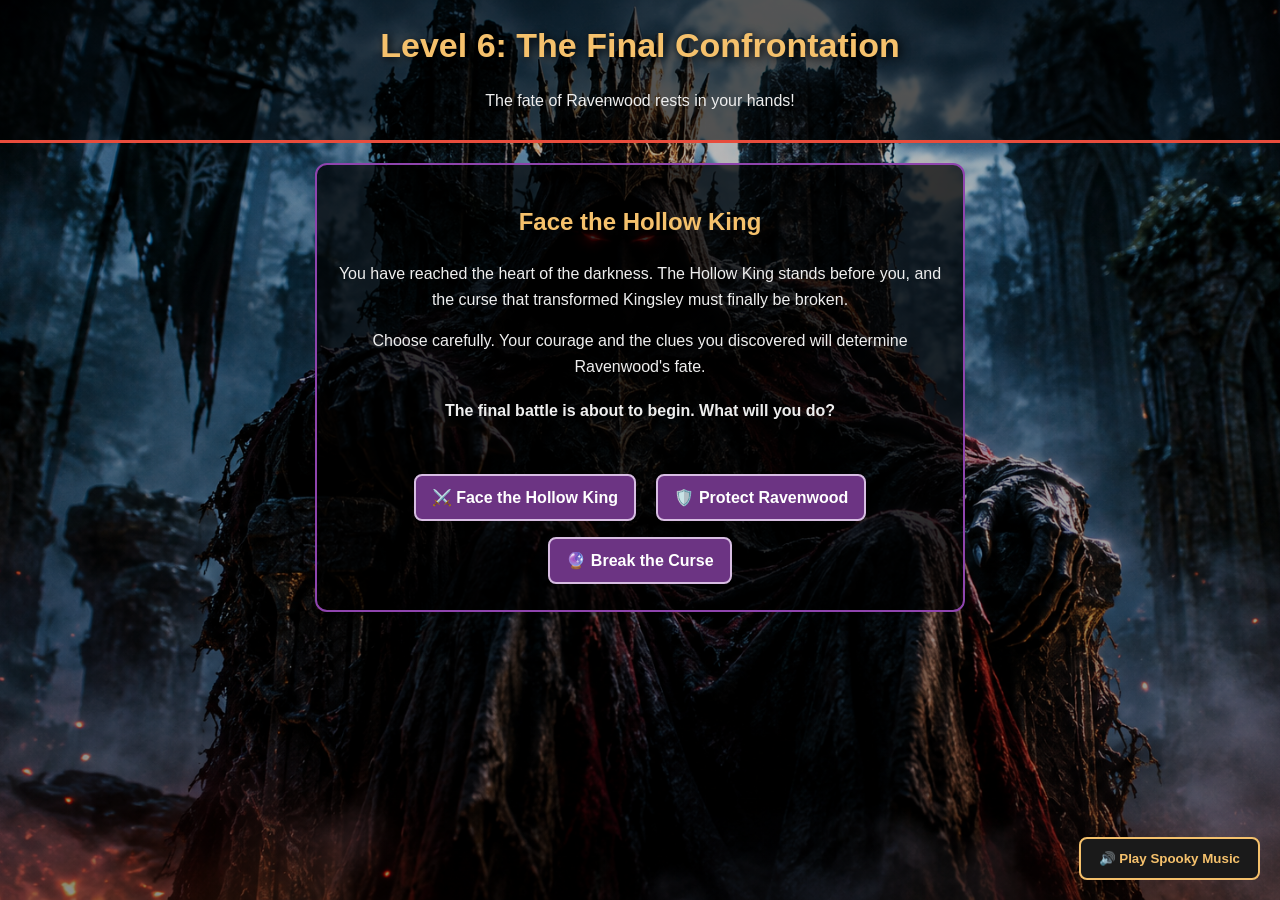
<file: level6.html>
<!DOCTYPE html><html lang="en">
<head>
    <meta charset="UTF-8">
    <meta name="viewport" content="width=device-width, initial-scale=1.0">
    <title>Level 6 - The Final Confrontation</title><link rel="stylesheet" href="style.css">

<style>
    body {
        margin: 0;
        min-height: 100vh;
        color: #eee;
        font-family: Arial, sans-serif;
        background:
            linear-gradient(rgba(0, 0, 0, 0.25), rgba(0, 0, 0, 0.45)),
            url("images/hollow_king.png");
        background-size: cover;
        background-position: center;
        background-attachment: fixed;
        background-repeat: no-repeat;
    }

    header {
        padding: 10px;
        text-align: center;
        background: rgba(0, 0, 0, 0.55);
    }

    header h1 {
        font-size: clamp(22px, 4vw, 34px);
        margin: 8px 0;
    }

    .game-container {
        width: 90%;
        max-width: 650px;
        margin: 20px auto;
        padding: 18px;
        box-sizing: border-box;
        text-align: center;
        background: rgba(0, 0, 0, 0.72);
        border: 2px solid #8e44ad;
        border-radius: 12px;
    }

    .game-container p {
        line-height: 1.6;
    }

    .game-container button,
    .game-container a {
        display: inline-block;
        margin: 8px;
        padding: 12px 16px;
        max-width: 100%;
        color: white;
        background: #6c3483;
        border: 2px solid #d7bde2;
        border-radius: 8px;
        font-size: 16px;
        text-decoration: none;
        cursor: pointer;
    }

    .game-container button:focus,
    .game-container a:focus {
        outline: 3px solid #f5c16c;
        outline-offset: 3px;
    }

    #game-message {
        min-height: 50px;
        margin: 18px 0;
        font-weight: bold;
    }

    @media (max-width: 600px) {
        .game-container {
            width: 95%;
            padding: 12px;
        }
    }
</style>

</head><body>
    <header>
        <h1>Level 6: The Final Confrontation</h1>
        <p>The fate of Ravenwood rests in your hands!</p>
    </header><main class="game-container">
    <h2>Face the Hollow King</h2>

    <p>
        You have reached the heart of the darkness.
        The Hollow King stands before you, and the curse
        that transformed Kingsley must finally be broken.
    </p>

    <p>
        Choose carefully. Your courage and the clues you
        discovered will determine Ravenwood's fate.
    </p>

    <div id="game-message" aria-live="polite">
        The final battle is about to begin. What will you do?
    </div>

    <button onclick="makeFinalChoice('fight')">
        ⚔️ Face the Hollow King
    </button>

    <button onclick="makeFinalChoice('protect')">
        🛡️ Protect Ravenwood
    </button>

    <button onclick="makeFinalChoice('curse')">
        🔮 Break the Curse
    </button>

    <div id="ending-options" hidden>
        <h2 id="ending-title">The Ending</h2>
        <p id="ending-message"></p>
        <button onclick="restartLevel()">Play Level 6 Again</button>
        <br>
        <a href="levels.html">Return to Level Selection</a>
        <br>
        <a href="index.html">Return Home</a>
    </div>
</main>

<script>
    let choicesMade = 0;
    let finalChoiceMade = false;

    function makeFinalChoice(choice) {
        if (finalChoiceMade) {
            return;
        }

        const message = document.getElementById("game-message");

        if (choice === "fight") {
            message.textContent =
                "You stand bravely against the Hollow King. His darkness shakes the ground, but you refuse to surrender.";
        } else if (choice === "protect") {
            message.textContent =
                "You protect Ravenwood and the missing children. Your courage weakens the Hollow King's power.";
        } else if (choice === "curse") {
            message.textContent =
                "You discover the source of the curse. A powerful light begins to break through the darkness.";
        }

        choicesMade++;

        if (choicesMade >= 2) {
            showEnding(choice);
        }
    }

    function showEnding(choice) {
        finalChoiceMade = true;

        const title = document.getElementById("ending-title");
        const ending = document.getElementById("ending-message");

        if (choice === "curse") {
            title.textContent = "The Curse Is Broken!";
            ending.textContent =
                "The darkness disappears. Kingsley is freed from the curse, the missing children return home, and Ravenwood is saved!";
        } else if (choice === "protect") {
            title.textContent = "Ravenwood Is Saved!";
            ending.textContent =
                "Your bravery protects the village. The Hollow King's power fades, the children are rescued, and hope returns to Ravenwood.";
        } else {
            title.textContent = "The Final Battle!";
            ending.textContent =
                "You face the Hollow King without fear. With your final act of courage, the darkness falls and Ravenwood is finally free!";
        }

        document.getElementById("ending-options").hidden = false;
        document.getElementById("game-message").textContent =
            "You have completed all six levels of Ogre-Wolf!";
    }

    function restartLevel() {
        choicesMade = 0;
        finalChoiceMade = false;

        document.getElementById("game-message").textContent =
            "The final battle is about to begin. What will you do?";

        document.getElementById("ending-options").hidden = true;
    }
</script>
<script src="sounds/music.js"></script>
</body>
</html>
</file>
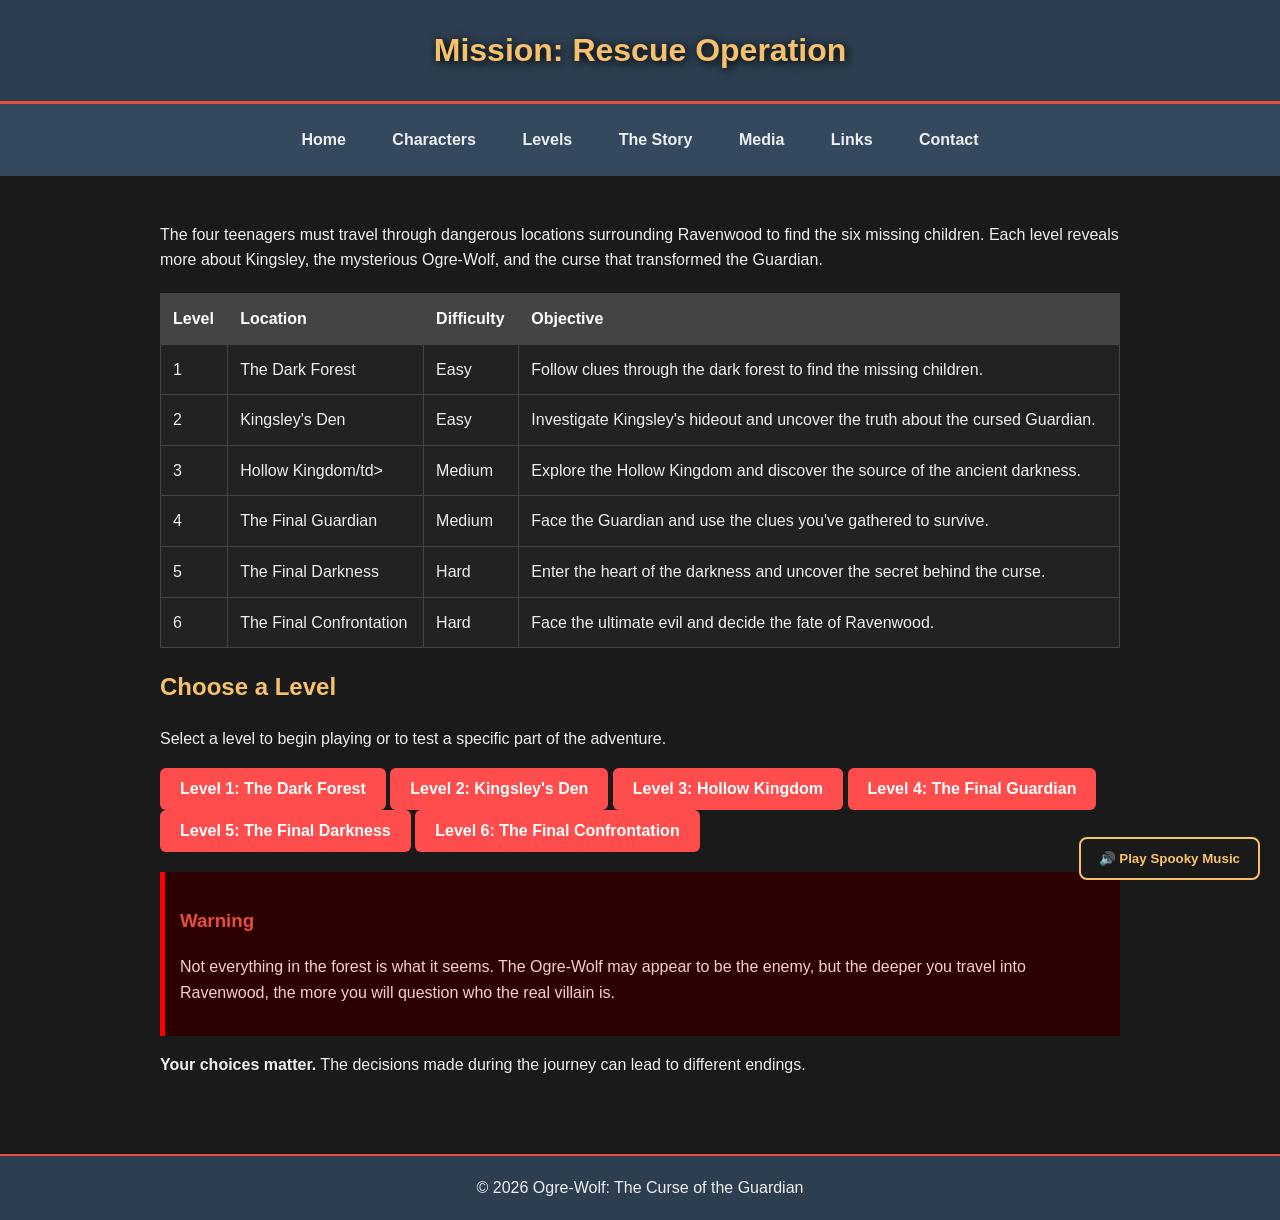
<file: levels.html>
<!DOCTYPE html>
<html lang="en">

<head>
    <meta charset="UTF-8">
    <meta name="viewport" content="width=device-width, initial-scale=1.0">
    <meta name="description" content="Explore the levels and locations in Ogre-Wolf: The Curse of the Guardian.">
    <title>Game Levels - Ogre-Wolf</title>
    <link rel="stylesheet" href="style.css">
</head>

<body>

    <header>
        <h1>Mission: Rescue Operation</h1>
    </header>

    <nav>
        <a href="index.html">Home</a>
        <a href="characters.html">Characters</a>
        <a href="levels.html">Levels</a>
        <a href="lore.html">The Story</a>
        <a href="media.html">Media</a>
        <a href="links.html">Links</a>
        <a href="contact.html">Contact</a>
    </nav>

    <div class="container">

        
        <p>
            The four teenagers must travel through dangerous locations
            surrounding Ravenwood to find the six missing children.
            Each level reveals more about Kingsley, the mysterious
            Ogre-Wolf, and the curse that transformed the Guardian.
        </p>

        <table>
            <tr>
                <th>Level</th>
                <th>Location</th>
                <th>Difficulty</th>
                <th>Objective</th>
            </tr>

            <tr>
                <td>1</td>
                <td>The Dark Forest</td>
                <td>Easy</td>
                <td>Follow clues through the dark forest to find the missing children.</td>
            </tr>

            <tr>
                <td>2</td>
                <td>Kingsley's Den</td>
                <td>Easy</td>
                <td>Investigate Kingsley's hideout and uncover the truth about the cursed Guardian.</td>
            </tr>

            <tr>
                <td>3</td>
                <td>Hollow Kingdom/td>
                <td>Medium</td>
                <td>Explore the Hollow Kingdom and discover the source of the ancient darkness.</td>
            </tr>

            <tr>
                <td>4</td>
                <td>The Final Guardian</td>
                <td>Medium</td>
                <td>Face the Guardian and use the clues you've gathered to survive.</td>
            </tr>

            <tr>
                <td>5</td>
                <td>The Final Darkness</td>
                <td>Hard</td>
                <td>Enter the heart of the darkness and uncover the secret behind the curse.</td>
            </tr>

            <tr>
                <td>6</td>
                <td>The Final Confrontation</td>
                <td>Hard</td>
                <td>Face the ultimate evil and decide the fate of Ravenwood.</td>
            </tr>

        </table>
<section class="level-select">
    <h2>Choose a Level</h2>

    <p>
        Select a level to begin playing or to test a specific
        part of the adventure.
    </p>

    <div class="level-buttons">

    <a href="level1.html" class="level-button">
        Level 1: The Dark Forest
    </a>

    <a href="level2.html" class="level-button">
        Level 2: Kingsley's Den
    </a>

    <a href="level3.html" class="level-button">
        Level 3: Hollow Kingdom
    </a>

    <a href="level4.html" class="level-button">
        Level 4: The Final Guardian
    </a>

    <a href="level5.html" class="level-button">
        Level 5: The Final Darkness
    </a>

    <a href="level6.html" class="level-button">
        Level 6: The Final Confrontation
    </a>

</div>
</section>

        <div id="game-area"></div>

        <section class="monster-warning">
            <h3>Warning</h3>

            <p>
                Not everything in the forest is what it seems.
                The Ogre-Wolf may appear to be the enemy, but the
                deeper you travel into Ravenwood, the more you will
                question who the real villain is.
            </p>
        </section>

        <p>
            <strong>Your choices matter.</strong>
            The decisions made during the journey can lead to
            different endings.
        </p>

    </div>

    <footer>
        <p>&copy; 2026 Ogre-Wolf: The Curse of the Guardian</p>
    </footer>


    <script>

function startLevel2() {

    document.getElementById("level2-game").innerHTML = `

        <div class="game-box">

            <h2>Level 2: The Dark Forest</h2>

            <p>
                The four teenagers enter the Dark Forest.
                The trees are strangely quiet.
            </p>

            <p>
                Suddenly, you hear a growl behind you.
                The Ogre-Wolf may be nearby.
            </p>

            <h3>What do you do?</h3>

            <button onclick="forestChoice('path')">
                Follow the footprints
            </button>

            <button onclick="forestChoice('hide')">
                Hide behind the trees
            </button>

        </div>

    `;
}


function forestChoice(choice) {

    const game = document.getElementById("level2-game");

    if (choice === "path") {

        game.innerHTML = `

            <div class="game-box">

                <h2>The Footprints</h2>

                <p>
                    You follow the footprints deeper into
                    the forest.
                </p>

                <p>
                    You discover a torn piece of a child's jacket.
                </p>

                <p>
                    <strong>
                        Someone was definitely here.
                    </strong>
                </p>

                <h3>What do you do?</h3>

                <button onclick="footprintChoice('search')">
                    Search the area
                </button>

                <button onclick="footprintChoice('continue')">
                    Continue following the footprints
                </button>

            </div>

        `;

    } else {

        game.innerHTML = `

            <div class="game-box">

                <h2>Something Is Watching</h2>

                <p>
                    You hide behind a large tree.
                    A massive shadow moves between the trees.
                </p>

                <p>
                    You catch a glimpse of glowing eyes before
                    the creature disappears into the darkness.
                </p>

                <p>
                    <strong>
                        You found an important clue!
                    </strong>
                </p>

                <h3>What do you do?</h3>

                <button onclick="hideChoice('follow')">
                    Follow the creature
                </button>

                <button onclick="hideChoice('stay')">
                    Stay hidden
                </button>

            </div>

        `;

    }

}


function footprintChoice(choice) {

    const game = document.getElementById("level2-game");

    if (choice === "search") {

        game.innerHTML = `

            <div class="game-box">

                <h2>The Hidden Backpack</h2>

                <p>
                    You search the area around the torn jacket.
                </p>

                <p>
                    Beneath some leaves, you discover a small
                    backpack belonging to one of the missing children.
                </p>

                <p>
                    <strong>
                        You discovered another important clue!
                    </strong>
                </p>

                <button onclick="returnToMara()">
                    Continue
                </button>

            </div>

        `;

    } else {

        game.innerHTML = `

            <div class="game-box">

                <h2>Deeper Into the Forest</h2>

                <p>
                    You continue following the footprints.
                </p>

                <p>
                    They lead deeper into the Dark Forest.
                </p>

                <p>
                    Suddenly, you hear a branch snap behind you.
                </p>

                <p>
                    <strong>
                        Something is following you.
                    </strong>
                </p>

                <button onclick="returnToMara()">
                    Continue Carefully
                </button>

            </div>

        `;

    }

}


function hideChoice(choice) {

    const game = document.getElementById("level2-game");

    if (choice === "follow") {

        game.innerHTML = `

            <div class="game-box">

                <h2>The Chase</h2>

                <p>
                    You decide to follow the creature.
                </p>

                <p>
                    You move carefully through the trees.
                    The glowing eyes suddenly disappear.
                </p>

                <p>
                    <strong>
                        You discover a strange symbol carved
                        into a tree.
                    </strong>
                </p>

                <button onclick="returnToMara()">
                    Continue
                </button>

            </div>

        `;

    } else {

        game.innerHTML = `

            <div class="game-box">

                <h2>Waiting in the Shadows</h2>

                <p>
                    You remain hidden behind the tree.
                </p>

                <p>
                    After several moments, you hear footsteps
                    moving away from you.
                </p>

                <p>
                    <strong>
                        The creature has left.
                    </strong>
                </p>

                <button onclick="returnToMara()">
                    Leave the hiding place
                </button>

            </div>

        `;

    }

}


function returnToMara() {

    const game = document.getElementById("level2-game");

    game.innerHTML = `

        <div class="game-box">

            <h2>Mara's Warning</h2>

            <p>
                Mara studies the clues you have discovered
                in the Dark Forest.
            </p>

            <p>
                She lowers her voice and looks toward the
                deeper part of the forest.
            </p>

            <p>
                <strong>
                    "You need to understand something before
                    you continue."
                </strong>
            </p>

            <p>
                Mara explains that Kingsley was once the
                Guardian of Ravenwood.
            </p>

            <p>
                He protected the village and the children,
                but something changed him.
            </p>

            <h3>What do you want to ask Mara?</h3>

            <button onclick="maraChoice('kingsley')">
                Ask about Kingsley
            </button>

            <button onclick="maraChoice('children')">
                Ask about the missing children
            </button>

        </div>

    `;

}

function maraChoice(choice) {

    const game = document.getElementById("level2-game");

    if (choice === "kingsley") {

        game.innerHTML = `

            <div class="game-box">

                <h2>The Guardian</h2>

                <p>
                    Mara explains that Kingsley was not always
                    an Ogre-Wolf.
                </p>

                <p>
                    He was once a human Guardian who protected
                    Ravenwood from an ancient evil.
                </p>

                <p>
                    But the curse changed him.
                </p>

                <p>
                    <strong>
                        "Kingsley may still be trying to protect
                        the children."
                    </strong>
                </p>

                <button onclick="hollowKingStory()">
                    Ask about the curse
                </button>

            </div>

        `;

    } else {

        game.innerHTML = `

            <div class="game-box">

                <h2>The Missing Children</h2>

                <p>
                    Mara tells you that the six missing children
                    were taken into the forest.
                </p>

                <p>
                    She believes they are still alive.
                </p>

                <p>
                    But something else is searching for them.
                </p>

                <p>
                    <strong>
                        "The Hollow King wants the children."
                    </strong>
                </p>

                <button onclick="hollowKingStory()">
                    Ask about the Hollow King
                </button>

            </div>

        `;

    }

}

function hollowKingStory() {

    const game = document.getElementById("level2-game");

    game.innerHTML = `

        <div class="game-box">

            <h2>The Hollow King</h2>

            <p>
                Mara tells you that the Hollow King is an
                ancient enemy that has been hidden beneath
                Ravenwood for generations.
            </p>

            <p>
                He feeds on fear and uses the forest to hide
                his presence.
            </p>

            <p>
                The missing children may be the key to breaking
                his power.
            </p>

            <p>
                Suddenly, another growl echoes through the trees.
            </p>

            <p>
                Mara looks at you and says:
            </p>

            <p>
                <strong>
                    "We don't have much time."
                </strong>
            </p>

            <button onclick="level2Complete()">
                Prepare to Leave
            </button>

        </div>

    `;

}

function level2Complete() {

    const game = document.getElementById("level2-game");

    game.innerHTML = `

        <div class="game-box">

            <h2>Level 2 Complete</h2>

            <p>
                You have discovered that the Ogre-Wolf may not
                be the enemy you believed him to be.
            </p>

            <p>
                Mara has revealed the existence of the Hollow King,
                but many questions remain unanswered.
            </p>

            <p>
                <strong>
                    The truth about Kingsley is beginning to emerge.
                </strong>
            </p>

            <p>
                Your next destination is Kingsley's Den.
            </p>

            <button onclick="startLevel3()">
                Continue to Level 3
            </button>

        </div>

    `;

}

function startLevel3() {
    const game = document.getElementById("level2-game");

    game.innerHTML = `
        <div class="game-box">
            <h2>Level 3: Kingsley's Den</h2>

            <p>
                The four teenagers leave the Dark Forest
                and follow the trail toward Kingsley's Den.
            </p>

            <p>
                The forest becomes colder as they approach
                the ancient cave where the Ogre-Wolf is believed
                to hide.
            </p>

            <p>
                Suddenly, you hear a strange sound coming
                from inside the cave.
            </p>

            <h3>What will you do?</h3>

            <button onclick="enterDen()">
                Enter the Den
            </button>

            <button onclick="searchOutsideDen()">
                Search Outside the Den
            </button>
        </div>
    `;
}

function searchOutsideDen() {
    const game = document.getElementById("level2-game");

    game.innerHTML = `
        <div class="game-box">
            <h2>Outside the Den</h2>

            <p>
                You decide to search the area outside the den
                before going inside.
            </p>

            <p>
                The four teenagers carefully examine the ground
                around the entrance.
            </p>

            <p>
                You discover strange footprints leading deeper
                into the forest.
            </p>

            <p>
                Nearby, you find several claw marks carved into
                an ancient tree.
            </p>

            <p>
                The markings look almost identical to the symbol
                on the Guardian's stone.
            </p>

            <p>
                Suddenly, you hear a low growl coming from
                somewhere inside the den.
            </p>

            <h3>What will you do?</h3>

            <button onclick="enterDen()">
                Enter the Den
            </button>

            <button onclick="followTheShadow()">
                Follow the Shadow
            </button>
        </div>
    `;
}

function enterDen() {
    const game = document.getElementById("level2-game");

    game.innerHTML = `
        <div class="game-box">
            <h2>Inside Kingsley's Den</h2>

            <p>
                You slowly enter the dark cave.
                The walls are covered with ancient symbols.
            </p>

            <p>
                The deeper you travel, the colder the air becomes.
                You notice large claw marks along the stone walls.
            </p>

            <p>
                Suddenly, you hear a voice from the darkness.
            </p>

            <p>
                <strong>
                    "You should not have come here."
                </strong>
            </p>

            <p>
                A shadow moves deeper inside the cave.
            </p>

            <h3>What will you do?</h3>

            <button onclick="followTheShadow()">
                Follow the Shadow
            </button>

            <button onclick="examineTheSymbols()">
                Examine the Symbols
            </button>
        </div>
    `;
}

function followTheShadow() {
    const game = document.getElementById("level2-game");

    game.innerHTML = `
        <div class="game-box">
            <h2>The Shadow in the Cave</h2>

            <p>
                You carefully follow the shadow deeper into
                Kingsley's Den.
            </p>

            <p>
                The cave suddenly opens into a large underground
                chamber.
            </p>

            <p>
                Standing in the center of the chamber is Kingsley,
                the Ogre-Wolf.
            </p>

            <p>
                But he does not attack.
                Instead, he looks toward a locked stone doorway.
            </p>

            <p>
                <strong>
                    "The children are behind that door."
                </strong>
            </p>

            <h3>What will you do?</h3>

            <button onclick="speakToKingsley()">
                Speak to Kingsley
            </button>

            <button onclick="examineStoneDoor()">
                Examine the Stone Door
            </button>
        </div>
    `;
}

function examineStoneDoor() {
    const game = document.getElementById("level2-game");

    game.innerHTML = `
        <div class="game-box">
            <h2>The Ancient Stone Door</h2>

            <p>
                You carefully examine the massive stone door
                hidden inside the den.
            </p>

            <p>
                Strange Guardian symbols cover its surface.
            </p>

            <p>
                You notice that one of the symbols is glowing.
            </p>

            <p>
                The glowing symbol looks exactly like the mark
                on your hand.
            </p>

            <p>
                When you place your hand against the door,
                the stone begins to shake.
            </p>

            <p>
                A deep rumbling sound comes from behind it.
            </p>

            <h3>What will you do?</h3>

            <button onclick="speakToKingsley()">
                Ask Kingsley About the Door
            </button>

            <button onclick="askKingsleyForHelp()">
                Ask Kingsley for Help
            </button>
        </div>
    `;
}

function askKingsleyForHelp() {
    const game = document.getElementById("level2-game");

    game.innerHTML = `
        <div class="game-box">
            <h2>Kingsley's Help</h2>

            <p>
                You ask Kingsley to help you open the ancient
                stone door.
            </p>

            <p>
                Kingsley studies the Guardian symbols carefully.
            </p>

            <p>
                <strong>
                    "This door was created to protect something
                    powerful."
                </strong>
            </p>

            <p>
                Kingsley places his hand beside yours on the
                glowing symbol.
            </p>

            <p>
                The ancient door begins to open.
            </p>

            <p>
                A hidden passage appears behind it.
            </p>

            <h3>What will you do?</h3>

            <button onclick="openStoneDoor()">
                Open the Stone Door
            </button>

            <button onclick="waitForKingsley()">
                Wait for Kingsley
            </button>
        </div>
    `;
}

function waitForKingsley() {
    const game = document.getElementById("level2-game");

    game.innerHTML = `
        <div class="game-box">
            <h2>Kingsley's Warning</h2>

            <p>
                You decide to wait for Kingsley instead of
                opening the stone door immediately.
            </p>

            <p>
                Kingsley studies the ancient symbols carefully.
            </p>

            <p>
                Suddenly, the Guardian mark on your hand begins
                to glow.
            </p>

            <p>
                Kingsley steps back in surprise.
            </p>

            <p>
                <strong>
                    "The Guardian is warning us. There is
                    something dangerous beyond that door."
                </strong>
            </p>

            <p>
                A deep growl echoes from somewhere beyond
                the stone door.
            </p>

            <h3>What will you do?</h3>

            <button onclick="enterHiddenPassageFromWarning()">
                Enter the Passage Anyway
            </button>

            <button onclick="prepareForDanger()">
                Prepare for the Danger
            </button>
        </div>
    `;
}

function enterHiddenPassageFromWarning() {
    const game = document.getElementById("level2-game");

    game.innerHTML = `
        <div class="game-box">
            <h2>Into the Unknown</h2>

            <p>
                You decide to trust the Guardian's warning
                and enter the passage carefully.
            </p>

            <p>
                Kingsley follows close behind.
            </p>

            <p>
                The passage becomes darker as you move deeper
                beneath the den.
            </p>

            <p>
                You discover three tunnels leading in different
                directions.
            </p>

            <h3>Which tunnel will you choose?</h3>

            <button onclick="chooseLeftTunnel()">
                Take the Left Tunnel
            </button>

            <button onclick="chooseMiddleTunnel()">
                Take the Middle Tunnel
            </button>

            <button onclick="chooseRightTunnel()">
                Take the Right Tunnel
            </button>
        </div>
    `;
}

function prepareForDanger() {
    const game = document.getElementById("level2-game");

    game.innerHTML = `
        <div class="game-box">
            <h2>Prepared for the Danger</h2>

            <p>
                You and the other teenagers prepare yourselves
                for whatever is waiting beyond the stone door.
            </p>

            <p>
                Kingsley raises his Guardian weapon and stands
                beside you.
            </p>

            <p>
                The stone door slowly opens.
            </p>

            <p>
                A cold wind rushes through the hidden passage.
            </p>

            <p>
                Three dark tunnels stretch ahead.
            </p>

            <p>
                You realize that there is no turning back now.
            </p>

            <h3>Which path will you take?</h3>

            <button onclick="chooseLeftTunnel()">
                Take the Left Tunnel
            </button>

            <button onclick="chooseMiddleTunnel()">
                Take the Middle Tunnel
            </button>

            <button onclick="chooseRightTunnel()">
                Take the Right Tunnel
            </button>
        </div>
    `;
}

function prepareForTheHollowKing() {
    const game = document.getElementById("level2-game");

    game.innerHTML = `
        <div class="game-box">
            <h2>Preparing for the Hollow King</h2>

            <p>
                You realize that the hidden passage may lead
                directly to the Hollow King.
            </p>

            <p>
                The four teenagers prepare themselves for
                whatever waits beyond the ancient door.
            </p>

            <p>
                Kingsley raises his Guardian staff.
            </p>

            <p>
                <strong>
                    "Stay together. Whatever happens,
                    do not let the darkness separate you."
                </strong>
            </p>

            <p>
                The stone door opens completely.
            </p>

            <p>
                A cold wind rushes through the passage.
            </p>

            <h3>What will you do?</h3>

            <button onclick="enterHiddenPassage()">
                Enter the Hidden Passage
            </button>

            <button onclick="searchForTheMark()">
                Search for the Guardian Mark
            </button>
        </div>
    `;
}

function speakToKingsley() {
    const game = document.getElementById("level2-game");

    game.innerHTML = `
        <div class="game-box">
            <h2>Kingsley's Secret</h2>

            <p>
                Kingsley slowly turns toward you.
            </p>

            <p>
                His glowing eyes begin to fade, and for a moment
                you can see the human Guardian he once was.
            </p>

            <p>
                <strong>
                    "I did not take the children."
                </strong>
            </p>

            <p>
                Kingsley explains that the Hollow King took the
                children and brought them beneath Ravenwood.
            </p>

            <p>
                He has been protecting the entrance to the
                underground kingdom.
            </p>

            <p>
                But Kingsley warns you that the stone doorway
                cannot be opened by ordinary means.
            </p>

            <h3>What will you do?</h3>

            <button onclick="askKingsleyAboutTheDoor()">
                Ask About the Door
            </button>

            <button onclick="askKingsleyAboutTheHollowKing()">
                Ask About the Hollow King
            </button>
        </div>
    `;
}

function askKingsleyAboutTheDoor() {
    const game = document.getElementById("level2-game");

    game.innerHTML = `
        <div class="game-box">
            <h2>The Stone Door</h2>

            <p>
                Kingsley walks toward the ancient stone doorway.
            </p>

            <p>
                Strange symbols cover the door.
                You recognize the same symbol you discovered
                in the Dark Forest.
            </p>

            <p>
                Kingsley explains that the door was created
                long before Ravenwood was built.
            </p>

            <p>
                <strong>
                    "The door can only be opened by someone
                    who carries the Guardian's mark."
                </strong>
            </p>

            <p>
                Kingsley looks directly at the four teenagers.
            </p>

            <p>
                "One of you may have the mark."
            </p>

            <h3>What will you do?</h3>

            <button onclick="searchForTheMark()">
                Search for the Guardian's Mark
            </button>

            <button onclick="askKingsleyForHelp()">
                Ask Kingsley for Help
            </button>
        </div>
    `;
}

function searchForTheMark() {
    const game = document.getElementById("level2-game");

    game.innerHTML = `
        <div class="game-box">
            <h2>The Guardian's Mark</h2>

            <p>
                The four teenagers search the stone chamber
                for any sign of the Guardian's mark.
            </p>

            <p>
                Suddenly, one of the symbols on the wall
                begins to glow.
            </p>

            <p>
                A faint mark appears on one of the teenager's hands.
            </p>

            <p>
                Kingsley steps closer and stares at the mark.
            </p>

            <p>
                <strong>
                    "The Guardian has chosen."
                </strong>
            </p>

            <p>
                The stone door begins to shake.
                Something is moving on the other side.
            </p>

            <h3>What will you do?</h3>

            <button onclick="openStoneDoor()">
                Open the Stone Door
            </button>

            <button onclick="waitForKingsley()">
                Wait for Kingsley
            </button>
        </div>
    `;
}

function openStoneDoor() {
    const game = document.getElementById("level2-game");

    game.innerHTML = `
        <div class="game-box">
            <h2>The Hidden Passage</h2>

            <p>
                You place the marked hand against the stone door.
            </p>

            <p>
                The ancient symbols begin to glow.
                With a deep rumbling sound, the door slowly opens.
            </p>

            <p>
                Beyond the doorway is a hidden passage leading
                deep beneath Ravenwood.
            </p>

            <p>
                You can hear the faint voices of children
                somewhere in the darkness.
            </p>

            <p>
                Kingsley looks at you seriously.
            </p>

            <p>
                <strong>
                    "The Hollow King's kingdom lies beyond this passage."
                </strong>
            </p>

            <h3>What will you do?</h3>

            <button onclick="enterHiddenPassage()">
                Enter the Hidden Passage
            </button>

            <button onclick="prepareForTheHollowKing()">
                Prepare for the Hollow King
            </button>
        </div>
    `;
}

function enterHiddenPassage() {
    const game = document.getElementById("level2-game");

    game.innerHTML = `
        <div class="game-box">
            <h2>The Underground Passage</h2>

            <p>
                The four teenagers enter the hidden passage
                beneath Ravenwood.
            </p>

            <p>
                The stone door closes behind you.
                There is no turning back now.
            </p>

            <p>
                The voices of the missing children become louder
                as you travel deeper underground.
            </p>

            <p>
                Suddenly, you see three tunnels ahead.
            </p>

            <h3>Which tunnel will you choose?</h3>

            <button onclick="chooseLeftTunnel()">
                Take the Left Tunnel
            </button>

            <button onclick="chooseMiddleTunnel()">
                Take the Middle Tunnel
            </button>

            <button onclick="chooseRightTunnel()">
                Take the Right Tunnel
            </button>
        </div>
    `;
}

function chooseLeftTunnel() {
    const game = document.getElementById("level2-game");

    game.innerHTML = `
        <div class="game-box">
            <h2>The Forgotten Chamber</h2>

            <p>
                You choose the left tunnel and carefully make
                your way through the darkness.
            </p>

            <p>
                The passage opens into an old stone chamber.
                Broken lanterns cover the floor.
            </p>

            <p>
                On the far wall, you discover drawings of
                the six missing children.
            </p>

            <p>
                Beneath the drawings is a message:
            </p>

            <p>
                <strong>
                    "The children are being used to awaken
                    the Hollow King."
                </strong>
            </p>

            <p>
                You have discovered an important clue.
            </p>

            <h3>What will you do?</h3>

            <button onclick="examineChamber()">
                Examine the Chamber
            </button>

            <button onclick="returnToTunnels()">
                Return to the Tunnels
            </button>
        </div>
    `;
}

function chooseMiddleTunnel() {
    const game = document.getElementById("level2-game");

    game.innerHTML = `
        <div class="game-box">
            <h2>The Echoing Tunnel</h2>

            <p>
                You choose the middle tunnel.
                The passage becomes darker as you move forward.
            </p>

            <p>
                You hear the voices of the missing children
                echoing through the tunnel.
            </p>

            <p>
                Suddenly, the ground begins to shake.
            </p>

            <p>
                A large stone bridge appears ahead,
                stretching over a deep underground cavern.
            </p>

            <p>
                <strong>
                    Something is moving beneath the bridge.
                </strong>
            </p>

            <h3>What will you do?</h3>

            <button onclick="crossStoneBridge()">
                Cross the Stone Bridge
            </button>

            <button onclick="lookBelowBridge()">
                Look Below the Bridge
            </button>
        </div>
    `;
}

function chooseRightTunnel() {
    const game = document.getElementById("level2-game");

    game.innerHTML = `
        <div class="game-box">
            <h2>The Whispering Tunnel</h2>

            <p>
                You choose the right tunnel.
                The walls become covered with strange markings.
            </p>

            <p>
                As you walk deeper, you begin to hear whispers
                coming from the darkness.
            </p>

            <p>
                The whispers sound like the voices of the
                missing children.
            </p>

            <p>
                Suddenly, a small wooden door appears in the wall.
            </p>

            <p>
                A faint light shines from underneath it.
            </p>

            <h3>What will you do?</h3>

            <button onclick="openWoodenDoor()">
                Open the Wooden Door
            </button>

            <button onclick="followTheWhispers()">
                Follow the Whispers
            </button>
        </div>
    `;
}

function examineChamber() {
    const game = document.getElementById("level2-game");

    game.innerHTML = `
        <div class="game-box">
            <h2>The Hidden Message</h2>

            <p>
                You carefully examine the drawings on the wall.
            </p>

            <p>
                Beneath the pictures of the six children,
                you discover another symbol.
            </p>

            <p>
                The symbol matches the mark you found
                on the Guardian's hand.
            </p>

            <p>
                Suddenly, one of the drawings begins to glow.
            </p>

            <p>
                A hidden compartment opens in the wall.
                Inside, you find an ancient wooden key.
            </p>

            <p>
                <strong>
                    You found the Guardian's Key!
                </strong>
            </p>

            <h3>What will you do?</h3>

            <button onclick="takeGuardiansKey()">
                Take the Guardian's Key
            </button>

            <button onclick="leaveKeyBehind()">
                Leave the Key Behind
            </button>
        </div>
    `;
}

function returnToTunnels() {
    const game = document.getElementById("level2-game");

    game.innerHTML = `
        <div class="game-box">
            <h2>Back to the Tunnels</h2>

            <p>
                You decide that the chamber is not safe.
                You turn around and return to the underground
                passage.
            </p>

            <p>
                Kingsley follows you back to the three-way
                intersection.
            </p>

            <p>
                The three tunnels disappear into darkness.
            </p>

            <h3>Which path will you take?</h3>

            <button onclick="chooseLeftTunnel()">
                Take the Left Tunnel
            </button>

            <button onclick="chooseMiddleTunnel()">
                Take the Middle Tunnel
            </button>

            <button onclick="chooseRightTunnel()">
                Take the Right Tunnel
            </button>
        </div>
    `;
}
function leaveKeyBehind() {
    const game = document.getElementById("level2-game");

    game.innerHTML = `
        <div class="game-box">
            <h2>The Guardian's Key</h2>

            <p>
                You decide to leave the Guardian's key where
                you found it.
            </p>

            <p>
                Kingsley looks at the ancient key carefully.
            </p>

            <p>
                <strong>
                    "That key was hidden here for a reason."
                </strong>
            </p>

            <p>
                You realize that leaving the key behind may
                make the journey more dangerous.
            </p>

            <p>
                Suddenly, the key begins to glow.
            </p>

            <h3>What will you do?</h3>

            <button onclick="takeGuardiansKey()">
                Take the Guardian's Key
            </button>

            <button onclick="returnToTunnels()">
                Leave the Key and Return to the Tunnels
            </button>
        </div>
    `;
}




function takeGuardiansKey() {
    const game = document.getElementById("level2-game");

    game.innerHTML = `
        <div class="game-box">
            <h2>The Guardian's Key</h2>

            <p>
                You carefully pick up the ancient key.
            </p>

            <p>
                The moment you touch it, the symbol on your hand
                begins to glow.
            </p>

            <p>
                A distant roar echoes through the underground tunnels.
            </p>

            <p>
                Kingsley suddenly appears at the entrance
                of the chamber.
            </p>

            <p>
                <strong>
                    "You found it. That key can open the
                    Hollow King's prison."
                </strong>
            </p>

            <p>
                Kingsley warns you that opening the prison
                will also release whatever is protecting it.
            </p>

            <h3>What will you do?</h3>

            <button onclick="keepTheKey()">
                Keep the Key
            </button>

            <button onclick="giveKeyToKingsley()">
                Give the Key to Kingsley
            </button>
        </div>
    `;
}
function giveKeyToKingsley() {
    const game = document.getElementById("level2-game");

    game.innerHTML = `
        <div class="game-box">
            <h2>The Guardian's Key</h2>

            <p>
                You decide to give the ancient Guardian's key
                to Kingsley.
            </p>

            <p>
                Kingsley carefully takes the key and studies
                the symbol carved into it.
            </p>

            <p>
                <strong>
                    "This key was created by the original
                    Guardian. It may unlock the path ahead."
                </strong>
            </p>

            <p>
                The key begins to glow in Kingsley's hand.
            </p>

            <p>
                A hidden doorway opens deeper inside the chamber.
            </p>

            <h3>What will you do?</h3>

            <button onclick="rescueChildren()">
                Rescue the Children
            </button>

            <button onclick="faceHollowKing()">
                Face the Hollow King
            </button>
        </div>
    `;
}

function faceHollowKing() {
    const game = document.getElementById("level2-game");

    game.innerHTML = `
        <div class="game-box">
            <h2>Face the Hollow King</h2>

            <p>
                You decide that the only way to save the children
                is to face the Hollow King.
            </p>

            <p>
                You step forward into the darkness.
                A deep growl echoes through the chamber.
            </p>

            <p>
                The Hollow King emerges from the shadows,
                surrounded by a dark mist.
            </p>

            <p>
                Kingsley raises his weapon and prepares to stand
                beside you.
            </p>

            <h3>What will you do?</h3>

            <button onclick="helpKingsley()">
                Stay and Help Kingsley
            </button>

            <button onclick="leadChildrenOut()">
                Lead the Children Outside
            </button>
        </div>
    `;
}


function hideTheKey() {
    const game = document.getElementById("level2-game");

    game.innerHTML = `
        <div class="game-box">
            <h2>The Hidden Guardian's Key</h2>

            <p>
                You decide to hide the Guardian's key rather
                than use it immediately.
            </p>

            <p>
                You carefully place the key inside a hidden
                chamber within the ancient ruins.
            </p>

            <p>
                Kingsley watches carefully.
            </p>

            <p>
                <strong>
                    "We may need that key before this journey
                    is over."
                </strong>
            </p>

            <p>
                Suddenly, you hear the sound of children
                crying somewhere deeper inside the ruins.
            </p>

            <h3>What will you do?</h3>

            <button onclick="rescueChildren()">
                Rescue the Children
            </button>

            <button onclick="faceHollowKing()">
                Face the Hollow King
            </button>
        </div>
    `;
}

function keepTheKey() {
    const game = document.getElementById("level2-game");

    game.innerHTML = `
        <div class="game-box">
            <h2>A Dangerous Choice</h2>

            <p>
                You decide to keep the Guardian's Key.
            </p>

            <p>
                Kingsley watches you carefully but does not stop you.
            </p>

            <p>
                <strong>
                    "Then you must be ready for what comes next."
                </strong>
            </p>

            <p>
                Suddenly, the entire chamber begins to shake.
                Dust falls from the ceiling.
            </p>

            <p>
                From somewhere deep beneath the ground,
                you hear the Hollow King whisper your names.
            </p>

            <p>
                The Guardian's Key begins to glow.
            </p>

            <h3>What will you do?</h3>

            <button onclick="useGuardiansKey()">
                Use the Guardian's Key
            </button>

            <button onclick="hideTheKey()">
                Hide the Guardian's Key
            </button>
        </div>
    `;
}
function useGuardiansKey() {
    const game = document.getElementById("level2-game");

    game.innerHTML = `
        <div class="game-box">
            <h2>The Guardian's Prison</h2>

            <p>
                You raise the Guardian's Key toward the ancient door.
            </p>

            <p>
                The key begins to glow brighter.
                The symbols on the door light up one by one.
            </p>

            <p>
                With a loud crack, the ancient lock opens.
            </p>

            <p>
                The door slowly swings open.
            </p>

            <p>
                Beyond the doorway, you hear the frightened voices
                of the missing children.
            </p>

            <p>
                But something else is waiting in the darkness.
            </p>

            <p>
                <strong>
                    The Hollow King has awakened.
                </strong>
            </p>

            <h3>What will you do?</h3>

            <button onclick="rescueChildren()">
                Rescue the Children
            </button>

            <button onclick="faceHollowKing()">
                Face the Hollow King
            </button>
        </div>
    `;
}


function rescueChildren() {
    const game = document.getElementById("level2-game");

    game.innerHTML = `
        <div class="game-box">
            <h2>The Missing Children</h2>

            <p>
                You discover the six missing children hiding
                inside a chamber beneath the den.
            </p>

            <p>
                They are frightened but relieved to see the
                four teenagers.
            </p>

            <p>
                Kingsley stands between the children and the
                darkness approaching from the tunnel.
            </p>

            <h3>What will you do?</h3>

            <button onclick="helpKingsley()">
                Stay and Help Kingsley
            </button>

            <button onclick="leadChildrenOut()">
                Lead the Children Outside
            </button>
        </div>
    `;
}
function helpKingsley() {
    const game = document.getElementById("level2-game");

    game.innerHTML = `
        <div class="game-box">
            <h2>Stand With Kingsley</h2>

            <p>
                You refuse to leave Kingsley alone.
            </p>

            <p>
                The four teenagers stand beside him as the
                darkness approaches.
            </p>

            <p>
                Kingsley raises his Guardian weapon.
            </p>

            <p>
                <strong>
                    "Together, we can stop it."
                </strong>
            </p>

            <p>
                A powerful shadow emerges from the darkness.
            </p>

            <h3>What will you do?</h3>

            <button onclick="attackHollowKing()">
                Attack the Hollow King
            </button>

            <button onclick="protectKingsley()">
                Protect Kingsley
            </button>
        </div>
    `;
}

function leadChildrenOut() {
    const game = document.getElementById("level2-game");

    game.innerHTML = `
        <div class="game-box">
            <h2>Lead the Children Outside</h2>

            <p>
                You decide that the most important thing is getting
                the children to safety.
            </p>

            <p>
                You carefully lead the children away from the
                Hollow King and toward the hidden passage.
            </p>

            <p>
                The children follow you through the darkness.
                Behind you, Kingsley continues to confront the
                Hollow King.
            </p>

            <p>
                You finally reach the entrance to the den.
                The children are safe, but you know Kingsley
                still needs your help.
            </p>

            <h3>What will you do?</h3>

            <button onclick="helpKingsley()">
                Go Back and Help Kingsley
            </button>

            <button onclick="startLevel4()">
                Continue to Level 4
            </button>
        </div>
    `;
}

function attackHollowKing() {
    const game = document.getElementById("level2-game");

    game.innerHTML = `
        <div class="game-box">
            <h2>The Battle Begins</h2>

            <p>
                You and Kingsley stand against the Hollow King.
            </p>

            <p>
                The ancient creature releases a wave of dark
                energy.
            </p>

            <p>
                The Guardian's mark begins to glow on your hand.
            </p>

            <h3>What will you do?</h3>

            <button onclick="useGuardianPower()">
                Use the Guardian's Power
            </button>

            <button onclick="protectTheChildren()">
                Protect the Children
            </button>
        </div>
    `;
}
    
    function useGuardianPower() {
    const game = document.getElementById("level2-game");

    game.innerHTML = `
        <div class="game-box">
            <h2>The Guardian's Power</h2>

            <p>
                You summon the remaining power of the ancient
                Guardian.
            </p>

            <p>
                A brilliant light surrounds you and Kingsley.
            </p>

            <p>
                The Hollow King's darkness begins to weaken.
            </p>

            <h3>What will you do?</h3>

            <button onclick="breakTheCurse()">
                Break the Curse
            </button>

            <button onclick="saveKingsley()">
                Save Kingsley
            </button>
        </div>
    `;
}

    function breakTheCurse() {
    const game = document.getElementById("level2-game");

    game.innerHTML = `
        <div class="game-box">
            <h2>The Curse Begins to Break</h2>

            <p>
                The Guardian's power strikes the darkness
                surrounding the Hollow King.
            </p>

            <p>
                The ancient curse begins to crack.
            </p>

            <p>
                Kingsley calls out to you.
            </p>

            <p>
                <strong>
                    "Finish it! The Guardian's power is
                    strong enough!"
                </strong>
            </p>

            <h3>What will you do?</h3>

            <button onclick="freeTheChildren()">
                Free the Children
            </button>

            <button onclick="confrontHollowKing()">
                Confront the Hollow King
            </button>
        </div>
    `;
}

function freeTheChildren() {
    const game = document.getElementById("level2-game");

    game.innerHTML = `
        <div class="game-box">
            <h2>The Children Are Free</h2>

            <p>
                The Guardian's power breaks the final chains
                holding the children inside the dark chamber.
            </p>

            <p>
                The six missing children are finally free.
            </p>

            <p>
                Kingsley looks toward the ancient passage
                leading deeper beneath Ravenwood.
            </p>

            <p>
                The darkness has been weakened, but the journey
                is not over.
            </p>

            <p>
                <strong>
                    "There is still another kingdom beneath
                    Ravenwood," Kingsley says.
                </strong>
            </p>

            <h3>Level 3 Complete!</h3>

            <button onclick="startLevel4()">
                Continue to Level 4
            </button>
        </div>
    `;
}

function startLevel4() {
    const game = document.getElementById("level2-game");

    game.innerHTML = `
        <div class="game-box">
            <h2>Level 4: The Hollow Kingdom</h2>

            <p>
                The six children have been rescued, and Kingsley
                has been freed from the curse.
            </p>

            <p>
                But the danger is not over.
            </p>

            <p>
                Deep beneath Ravenwood, the Hollow King's kingdom
                is beginning to collapse.
            </p>

            <p>
                Mara arrives and warns the four teenagers that
                something ancient has awakened beneath the ruins.
            </p>

            <p>
                <strong>
                    "If you want to protect Ravenwood,
                    you must discover what is hiding below it."
                </strong>
            </p>

            <h3>What will you do?</h3>

            <button onclick="enterHollowKingdom()">
                Enter the Hollow Kingdom
            </button>

            <button onclick="askMaraForAnswers()">
                Ask Mara for Answers
            </button>
        </div>
    `;
}

function askMaraForAnswers() {
    const game = document.getElementById("level2-game");

    game.innerHTML = `
        <div class="game-box">
            <h2>Ask Mara for Answers</h2>

            <p>
                You find Mara waiting near the entrance to the
                Hollow Kingdom.
            </p>

            <p>
                You explain everything that happened with Kingsley,
                the Hollow King, and the missing children.
            </p>

            <p>
                Mara looks toward the ruined kingdom and becomes
                serious.
            </p>

            <p>
                <strong>
                    "The curse began long before Kingsley became
                    the Ogre-Wolf. If you want to end it, you must
                    uncover what is hidden beneath this kingdom."
                </strong>
            </p>

            <p>
                Mara points toward two paths leading into the ruins.
            </p>

            <h3>What will you do?</h3>

            <button onclick="enterHollowKingdom()">
                Enter the Hollow Kingdom
            </button>

            <button onclick="exploreRuins()">
                Explore the Ruins
            </button>
        </div>
    `;
}

function enterHollowKingdom() {
    const game = document.getElementById("level2-game");

    game.innerHTML = `
        <div class="game-box">
            <h2>The Hollow Kingdom</h2>

            <p>
                The four teenagers enter the ancient kingdom
                beneath Ravenwood.
            </p>

            <p>
                Massive stone buildings surround you,
                but everything is covered in darkness.
            </p>

            <p>
                Strange blue lights float above the streets.
            </p>

            <p>
                You hear footsteps somewhere in the distance.
            </p>

            <p>
                Mara points toward two paths leading deeper
                into the underground kingdom.
            </p>

            <h3>Which path will you take?</h3>

            <button onclick="chooseKingdomPath()">
                Follow the Stone Road
            </button>

            <button onclick="exploreRuins()">
                Explore the Ruins
            </button>
        </div>
    `;
}
function exploreRuins() {
    const game = document.getElementById("level2-game");

    game.innerHTML = `
        <div class="game-box">
            <h2>Explore the Ruins</h2>

            <p>
                You decide to explore the ancient ruins before
                entering the castle.
            </p>

            <p>
                Broken statues and ancient stones cover the ground.
                You notice strange markings carved into the walls.
            </p>

            <p>
                The markings appear to tell the story of the
                Guardian and the curse that changed Kingsley.
            </p>

            <p>
                As you investigate deeper into the ruins, you
                discover a hidden passage leading toward the castle.
            </p>

            <h3>What will you do?</h3>

            <button onclick="approachCastle()">
                Approach the Castle
            </button>

            <button onclick="hideFromCastle()">
                Hide and Watch
            </button>
        </div>
    `;
}

function chooseKingdomPath() {
    const game = document.getElementById("level2-game");

    game.innerHTML = `
        <div class="game-box">
            <h2>The Stone Road</h2>

            <p>
                You follow the ancient stone road deeper into
                the Hollow Kingdom.
            </p>

            <p>
                The road leads toward a massive castle
                carved into the underground mountain.
            </p>

            <p>
                As you approach the castle, you notice
                hundreds of small candles burning along the road.
            </p>

            <p>
                Suddenly, the candles go out one by one.
            </p>

            <p>
                A voice echoes from the castle.
            </p>

            <p>
                <strong>
                    "The Guardian has returned."
                </strong>
            </p>

            <h3>What will you do?</h3>

            <button onclick="approachCastle()">
                Approach the Castle
            </button>

            <button onclick="hideFromCastle()">
                Hide and Watch
            </button>
        </div>
    `;
}

function hideFromCastle() {
    const game = document.getElementById("level2-game");

    game.innerHTML = `
        <div class="game-box">
            <h2>Hidden Observation</h2>

            <p>
                You remain hidden among the ruins and carefully
                watch the castle.
            </p>

            <p>
                After several moments, you notice a strange
                movement near the castle entrance.
            </p>

            <p>
                A shadowy figure enters the castle carrying an
                ancient object.
            </p>

            <p>
                You realize that waiting has revealed another
                way into the castle.
            </p>

            <h3>What will you do?</h3>

            <button onclick="approachCastle()">
                Enter the Castle
            </button>

            <button onclick="destroyCrownPower()">
                Investigate the Ancient Object
            </button>
        </div>
    `;
}

function approachCastle() {
    const game = document.getElementById("level2-game");

    game.innerHTML = `
        <div class="game-box">
            <h2>The Hollow Castle</h2>

            <p>
                You slowly approach the massive castle.
            </p>

            <p>
                The enormous gates open by themselves.
            </p>

            <p>
                Inside, you discover a giant throne room.
                An ancient crown rests on a stone throne.
            </p>

            <p>
                Kingsley suddenly stops walking.
            </p>

            <p>
                <strong>
                    "That crown belongs to the Hollow King."
                </strong>
            </p>

            <p>
                The crown begins to glow.
                A dark figure appears behind the throne.
            </p>

            <h3>What will you do?</h3>

            <button onclick="approachThrone()">
                Approach the Throne
            </button>

            <button onclick="destroyCrown()">
                Destroy the Crown
            </button>
        </div>
    `;
}
function approachThrone() {
    const game = document.getElementById("level2-game");

    game.innerHTML = `
        <div class="game-box">
            <h2>The Hollow King's Throne</h2>

            <p>
                You slowly approach the ancient throne.
            </p>

            <p>
                The dark figure steps forward.
            </p>

            <p>
                It is the Hollow King.
            </p>

            <p>
                But something is different.
                He looks weaker than before.
            </p>

            <p>
                Kingsley steps forward and remembers an ancient
                legend about the Hollow Kingdom.
            </p>

            <p>
                <strong>
                    "The Hollow King draws his power from the crown."
                </strong>
            </p>

            <h3>What will you do?</h3>

            <button onclick="takeTheCrown()">
                Take the Crown
            </button>

            <button onclick="challengeHollowKing()">
                Challenge the Hollow King
            </button>
        </div>
    `;
}
function takeTheCrown() {
    const game = document.getElementById("level2-game");

    game.innerHTML = `
        <div class="game-box">
            <h2>The Crown of Darkness</h2>

            <p>
                You reach toward the ancient crown.
            </p>

            <p>
                The moment your hand touches it, the entire
                castle begins to shake.
            </p>

            <p>
                The Hollow King lets out a terrible roar.
            </p>

            <p>
                Dark energy rushes from the crown toward him.
            </p>

            <p>
                Kingsley realizes that the crown is the source
                of the Hollow King's remaining power.
            </p>

            <p>
                <strong>
                    "We must destroy it before the kingdom collapses!"
                </strong>
            </p>

            <h3>What will you do?</h3>

            <button onclick="destroyCrownPower()">
                Destroy the Crown
            </button>

            <button onclick="useCrownPower()">
                Use the Crown's Power
            </button>
        </div>
    `;
}function destroyCrownPower() {
    const game = document.getElementById("level2-game");

    game.innerHTML = `
        <div class="game-box">
            <h2>The Crown Shatters</h2>

            <p>
                You raise the Guardian's power against the
                Crown of Darkness.
            </p>

            <p>
                The crown begins to crack.
            </p>

            <p>
                A powerful wave of light spreads across
                the Hollow Kingdom.
            </p>

            <p>
                The Hollow King cries out as the darkness
                surrounding him begins to disappear.
            </p>

            <p>
                With one final burst of energy, the crown
                shatters into pieces.
            </p>

            <p>
                <strong>
                    The Hollow King's power is fading.
                </strong>
            </p>

            <h3>What will you do?</h3>

            <button onclick="freeHollowKing()">
                Free the Hollow King
            </button>

            <button onclick="endHollowKing()">
                End the Hollow King
            </button>
        </div>
    `;

}

function freeHollowKing() {
    const game = document.getElementById("level2-game");

    game.innerHTML = `
        <div class="game-box">
            <h2>The Hollow King Is Freed</h2>

            <p>
                You decide not to destroy the Hollow King.
            </p>

            <p>
                Instead, you use the Guardian's power to remove
                the darkness that has controlled him for centuries.
            </p>

            <p>
                The dark figure falls to his knees.
            </p>

            <p>
                The darkness disappears, revealing an ancient
                Guardian who was trapped by the curse.
            </p>

            <p>
                Kingsley recognizes him.
            </p>

            <p>
                <strong>
                    "He was the first Guardian of Ravenwood."
                </strong>
            </p>

            <p>
                The ancient Guardian warns you that another
                danger is coming.
            </p>

            <h3>What will you do?</h3>

            <button onclick="askAncientGuardian()">
                Ask the Guardian About the Danger
            </button>

            <button onclick="returnToRavenwood()">
                Return to Ravenwood
            </button>
        </div>
    `;
}
function askAncientGuardian() {
    const game = document.getElementById("level2-game");

    game.innerHTML = `
        <div class="game-box">
            <h2>The Ancient Warning</h2>

            <p>
                You ask the ancient Guardian what danger
                could possibly be greater than the Hollow King.
            </p>

            <p>
                The Guardian looks toward the darkness
                beneath the castle.
            </p>

            <p>
                <strong>
                    "The Hollow King was never the true enemy."
                </strong>
            </p>

            <p>
                He explains that an ancient force called
                the Shadow Beast has been sleeping beneath
                Ravenwood for centuries.
            </p>

            <p>
                The Hollow King was created to keep the
                Shadow Beast imprisoned.
            </p>

            <p>
                Now that the crown has been destroyed,
                the prison is beginning to weaken.
            </p>

            <h3>What will you do?</h3>

            <button onclick="searchForShadowBeast()">
                Search for the Shadow Beast
            </button>

            <button onclick="protectRavenwood()">
                Return to Ravenwood
            </button>
        </div>
    `;
}

function searchForShadowBeast() {
    const game = document.getElementById("level2-game");

    game.innerHTML = `
        <div class="game-box">
            <h2>The Shadow Beast</h2>

            <p>
                You follow the ancient Guardian deeper beneath
                the Hollow Kingdom.
            </p>

            <p>
                The walls begin to shake as you approach
                a massive stone chamber.
            </p>

            <p>
                Inside the chamber, you discover enormous
                chains wrapped around a dark, sleeping creature.
            </p>

            <p>
                Its body is covered in black armor-like scales,
                and its eyes glow faintly in the darkness.
            </p>

            <p>
                <strong>
                    The Shadow Beast is still alive.
                </strong>
            </p>

            <p>
                One of the ancient chains is beginning to break.
            </p>

            <h3>What will you do?</h3>

            <button onclick="strengthenTheChains()">
                Strengthen the Chains
            </button>

            <button onclick="wakeTheShadowBeast()">
                Wake the Shadow Beast
            </button>
        </div>
    `;
}
function strengthenTheChains() {
    const game = document.getElementById("level2-game");

    game.innerHTML = `
        <div class="game-box">
            <h2>The Ancient Chains</h2>

            <p>
                You place your hand against the ancient chains.
            </p>

            <p>
                The Guardian's mark begins to glow.
            </p>

            <p>
                Powerful light travels through the chains,
                repairing the cracks that have formed over time.
            </p>

            <p>
                The Shadow Beast growls in its sleep,
                but the chains hold.
            </p>

            <p>
                The ancient Guardian smiles.
            </p>

            <p>
                <strong>
                    "You have protected Ravenwood."
                </strong>
            </p>

            <p>
                But then you hear a distant roar from above.
            </p>

            <p>
                Something has escaped into Ravenwood.
            </p>

            <h3>What will you do?</h3>

            <button onclick="returnToTownWithKinsley()">
                Return to Ravenwood
            </button>

            <button onclick="searchTheKingdom()">
                Search the Hollow Kingdom
            </button>
        </div>
    `;
}

function wakeTheShadowBeast() {
    const game = document.getElementById("level2-game");

    game.innerHTML = `
        <div class="game-box">
            <h2>The Shadow Beast Awakens</h2>

            <p>
                You approach the ancient chamber and hear a deep
                growl coming from the darkness.
            </p>

            <p>
                The Shadow Beast slowly awakens.
                Its eyes glow as it breaks free from the ancient
                chains.
            </p>

            <p>
                The ground shakes beneath your feet.
                You realize that the creature is heading toward
                Ravenwood.
            </p>

            <h3>What will you do?</h3>

            <button onclick="returnToRavenwood()">
                Return to Ravenwood
            </button>

            <button onclick="searchTheKingdom()">
                Search the Kingdom
            </button>
        </div>
    `;
}

function searchTheKingdom() {
    const game = document.getElementById("level2-game");

    game.innerHTML = `
        <div class="game-box">
            <h2>Search the Kingdom</h2>

            <p>
                You decide to search the Hollow Kingdom before
                returning to Ravenwood.
            </p>

            <p>
                You discover ancient tracks leading through the
                ruined kingdom.
            </p>

            <p>
                The tracks belong to the Shadow Beast.
                Following them may reveal where the creature is going.
            </p>

            <h3>What will you do?</h3>

            <button onclick="returnToRavenwood()">
                Return to Ravenwood
            </button>

            <button onclick="followShadowTracks()">
                Follow the Shadow Tracks
            </button>
        </div>
    `;
}


function returnToRavenwood() {
    const game = document.getElementById("level2-game");

    game.innerHTML = `
        <div class="game-box">
            <h2>Back to Ravenwood</h2>

            <p>
                You leave the Hollow Kingdom and return
                to Ravenwood.
            </p>

            <p>
                The six children are safely reunited
                with their families.
            </p>

            <p>
                Kingsley, now free from the curse,
                watches over the town once again.
            </p>

            <p>
                But something feels different.
            </p>

            <p>
                The forest has become unusually quiet.
            </p>

            <p>
                Suddenly, you see a dark shadow moving
                between the trees.
            </p>

            <p>
                <strong>
                    The Shadow Beast may have escaped.
                </strong>
            </p>

            <h3>What will you do?</h3>

            <button onclick="investigateShadow()">
                Investigate the Shadow
            </button>

            <button onclick="warnRavenwood()">
                Warn Ravenwood
            </button>
        </div>
    `;
}
function investigateShadow() {
    const game = document.getElementById("level2-game");

    game.innerHTML = `
        <div class="game-box">
            <h2>Something in the Forest</h2>

            <p>
                You quietly follow the shadow into the forest.
            </p>

            <p>
                The trees become darker as you move deeper
                into Ravenwood.
            </p>

            <p>
                You suddenly discover enormous tracks
                pressed into the ground.
            </p>

            <p>
                The tracks are much larger than Kingsley's.
            </p>

            <p>
                You realize the Shadow Beast may have
                escaped from the Hollow Kingdom.
            </p>

            <p>
                <strong>
                    Something is coming toward you.
                </strong>
            </p>

            <h3>What will you do?</h3>

            <button onclick="followShadowTracks()">
                Follow the Tracks
            </button>

            <button onclick="hideFromBeast()">
                Hide and Observe
            </button>
        </div>
    `;
}
function followShadowTracks() {
    const game = document.getElementById("level2-game");

    game.innerHTML = `
        <div class="game-box">
            <h2>The Shadow Beast's Trail</h2>

            <p>
                You follow the enormous tracks deeper
                into the forest.
            </p>

            <p>
                The trail leads to an abandoned clearing
                surrounded by ancient trees.
            </p>

            <p>
                In the center of the clearing, you discover
                a large stone covered in the Guardian's symbol.
            </p>

            <p>
                The symbol begins to glow when you approach it.
            </p>

            <p>
                Suddenly, the Shadow Beast appears
                between the trees.
            </p>

            <p>
                <strong>
                    It is much larger than you expected.
                </strong>
            </p>

            <h3>What will you do?</h3>

            <button onclick="standAgainstBeast()">
                Stand Your Ground
            </button>

            <button onclick="runToTheStone()">
                Run to the Guardian Stone
            </button>
        </div>
    `;
}
function standAgainstBeast() {
    const game = document.getElementById("level2-game");

    game.innerHTML = `
        <div class="game-box">
            <h2>The Shadow Beast Attacks</h2>

            <p>
                You refuse to run.
                The four teenagers stand together.
            </p>

            <p>
                The Shadow Beast charges through the trees.
            </p>

            <p>
                Just before it reaches you, Kingsley appears.
            </p>

            <p>
                He raises his hand and the Guardian's mark
                begins to glow.
            </p>

            <p>
                <strong>
                    "Stay together! The creature feeds on fear!"
                </strong>
            </p>

            <p>
                The Shadow Beast suddenly stops.
                It watches you carefully.
            </p>

            <h3>What will you do?</h3>

            <button onclick="faceYourFear()">
                Face Your Fear
            </button>

            <button onclick="useGuardianStone()">
                Use the Guardian Stone
            </button>
        </div>
    `;
}

function runToTheStone() {
    const game = document.getElementById("level2-game");

    game.innerHTML = `
        <div class="game-box">
            <h2>The Guardian Stone</h2>

            <p>
                You decide that fighting the Shadow Beast is too
                dangerous.
            </p>

            <p>
                You run toward the ancient Guardian Stone while
                the beast follows close behind.
            </p>

            <p>
                As you reach the stone, its ancient symbols begin
                to glow.
            </p>

            <p>
                You feel a powerful energy surrounding you.
                This may be your chance to stop the Shadow Beast.
            </p>

            <h3>What will you do?</h3>

            <button onclick="useGuardianStone()">
                Use the Guardian Stone
            </button>

            <button onclick="speakToTheBeast()">
                Speak to the Shadow Beast
            </button>
        </div>
    `;
}
function speakToTheBeast() {
    const game = document.getElementById("level2-game");

    game.innerHTML = `
        <div class="game-box">
            <h2>Speak to the Shadow Beast</h2>

            <p>
                Instead of attacking, you lower your weapon and
                speak calmly to the Shadow Beast.
            </p>

            <p>
                The creature stops and watches you carefully.
                For a moment, the darkness surrounding it begins
                to fade.
            </p>

            <p>
                You realize that the Shadow Beast may not be
                completely evil. Something is controlling it.
            </p>

            <p>
                The Guardian Stone begins to glow brighter.
            </p>

            <h3>What will you do?</h3>

            <button onclick="useGuardianStone()">
                Use the Guardian Stone
            </button>

            <button onclick="faceYourFear()">
                Face Your Fear
            </button>
        </div>
    `;
}

function faceYourFear() {
    const game = document.getElementById("level2-game");

    game.innerHTML = `
        <div class="game-box">
            <h2>Face Your Fear</h2>

            <p>
                You take a deep breath and stand your ground.
            </p>

            <p>
                The Shadow Beast moves closer, but you refuse
                to run.
            </p>

            <p>
                The Guardian Stone responds to your courage.
                Ancient light begins to surround the beast.
            </p>

            <p>
                The darkness begins to weaken, and the Shadow
                Beast starts to lose its power.
            </p>

            <h3>What will you do?</h3>

            <button onclick="useGuardianStone()">
                Use the Guardian Stone
            </button>

            <button onclick="sealTheBeast()">
                Seal the Shadow Beast
            </button>
        </div>
    `;
}
function useGuardianStone() {
    const game = document.getElementById("level2-game");

    game.innerHTML = `
        <div class="game-box">
            <h2>The Guardian Stone</h2>

            <p>
                You run toward the ancient Guardian Stone.
            </p>

            <p>
                The Guardian's symbol begins to glow brightly.
            </p>

            <p>
                Kingsley places his hand on the stone beside you.
            </p>

            <p>
                A powerful wave of light spreads through
                the forest.
            </p>

            <p>
                The Shadow Beast roars as the light
                surrounds its body.
            </p>

            <p>
                <strong>
                    The Guardian Stone is weakening the creature!
                </strong>
            </p>

            <h3>What will you do?</h3>

            <button onclick="sealTheBeast()">
                Seal the Shadow Beast
            </button>

            <button onclick="freeTheBeast()">
                Try to Free the Beast
            </button>
        </div>
    `;
}

function sealTheBeast() {
    const game = document.getElementById("level2-game");

    game.innerHTML = `
        <div class="game-box">
            <h2>The Shadow Beast Is Sealed</h2>

            <p>
                You place your hand against the Guardian Stone.
            </p>

            <p>
                The Guardian's mark glows brighter than ever.
            </p>

            <p>
                Powerful chains of light rise from the ground
                and wrap around the Shadow Beast.
            </p>

            <p>
                The creature struggles against the chains,
                but the Guardian's power is too strong.
            </p>

            <p>
                <strong>
                    The Shadow Beast is sealed once again.
                </strong>
            </p>

            <p>
                The ancient Guardian looks at the four teenagers
                and smiles.
            </p>

            <p>
                "Ravenwood is safe... for now."
            </p>

            <h3>What will you do?</h3>

            <button onclick="returnToRavenwoodAfterBattle()">
                Return to Ravenwood
            </button>

            <button onclick="askGuardianAboutTheFuture()">
                Ask the Guardian About the Future
            </button>
        </div>
    `;
}
function returnToRavenwoodAfterBattle() {
    const game = document.getElementById("level2-game");

    game.innerHTML = `
        <div class="game-box">
            <h2>Return to Ravenwood</h2>

            <p>
                The Shadow Beast has been sealed once again.
            </p>

            <p>
                You, Kingsley, and the ancient Guardian
                leave the forest and return to Ravenwood.
            </p>

            <p>
                The six rescued children are safely home
                with their families.
            </p>

            <p>
                The people of Ravenwood celebrate the return
                of their children and the defeat of the darkness.
            </p>

            <p>
                Kingsley looks toward the forest.
            </p>

            <p>
                <strong>
                    "The danger may be gone, but the Guardians
                    must always be ready."
                </strong>
            </p>

            <h3>What will you do?</h3>

            <button onclick="continueToLevel5()">
                Continue to Level 5
            </button>
        </div>
    `;
}
function askGuardianAboutTheFuture() {
    const game = document.getElementById("level2-game");

    game.innerHTML = `
        <div class="game-box">
            <h2>The Guardian's Warning</h2>

            <p>
                You ask the ancient Guardian what the future holds
                for Ravenwood.
            </p>

            <p>
                The Guardian looks toward the distant village and
                warns you that the darkness has not completely
                disappeared.
            </p>

            <p>
                However, the path ahead is becoming clearer.
                The children are safe, and the curse is weakening.
            </p>

            <p>
                The Guardian tells you that another trial awaits
                you beyond the kingdom.
            </p>

            <h3>Your journey continues...</h3>

            <button onclick="continueToLevel5()">
                Continue to Level 5
            </button>

            <button onclick="returnToRavenwood()">
                Return to Ravenwood
            </button>
        </div>
    `;
}

function continueToLevel5() {
    const game = document.getElementById("level2-game");

    game.innerHTML = `
        <div class="game-box">
            <h2>Level 5: The Final Guardian</h2>

            <p>
                The Shadow Beast has been sealed, but the ancient
                Guardian warns that the darkness beneath Ravenwood
                is not completely gone.
            </p>

            <p>
                The four teenagers return to the forest with
                Kingsley to discover what remains of the ancient
                darkness.
            </p>

            <p>
                As they approach the Guardian Stone, the ground
                begins to shake.
            </p>

            <p>
                A powerful voice echoes through the forest.
            </p>

            <p>
                <strong>
                    "The final Guardian has awakened."
                </strong>
            </p>

            <h3>What will you do?</h3>

            <button onclick="searchForFinalGuardian()">
                Search for the Guardian
            </button>

            <button onclick="protectRavenwood()">
                Protect Ravenwood
            </button>
        </div>
    `;
}
function protectRavenwood() {
    const game = document.getElementById("level2-game");

    game.innerHTML = `
        <div class="game-box">
            <h2>Protect Ravenwood</h2>

            <p>
                You decide to return to Ravenwood and protect the
                village from any remaining danger.
            </p>

            <p>
                The villagers gather together as you explain what
                happened in the Hollow Kingdom.
            </p>

            <p>
                You notice strange shadows moving beyond the edge
                of the village.
            </p>

            <p>
                Something may still be searching for Ravenwood.
            </p>

            <h3>What will you do?</h3>

            <button onclick="searchForFinalGuardian()">
                Search for the Final Guardian
            </button>

            <button onclick="defendTheVillage()">
                Defend the Village
            </button>
        </div>
    `;
}
function defendTheVillage() {
    const game = document.getElementById("level2-game");

    game.innerHTML = `
        <div class="game-box">
            <h2>Defend the Village</h2>

            <p>
                You gather the villagers together and prepare to
                defend Ravenwood.
            </p>

            <p>
                The strange shadows move closer, but you refuse
                to let the darkness reach the village.
            </p>

            <p>
                You organize the villagers and protect the village
                gates while watching the forest for danger.
            </p>

            <p>
                As the night passes, you discover signs that the
                final Guardian may still be nearby.
            </p>

            <h3>What will you do?</h3>

            <button onclick="searchForFinalGuardian()">
                Search for the Final Guardian
            </button>

            <button onclick="takeGuardianSword()">
                Search for the Guardian's Weapon
            </button>
        </div>
    `;
}

function searchForFinalGuardian() {
    const game = document.getElementById("level2-game");

    game.innerHTML = `
        <div class="game-box">
            <h2>The Final Guardian</h2>

            <p>
                You decide to search the forest for the
                mysterious Guardian.
            </p>

            <p>
                Kingsley leads you toward an ancient path
                hidden behind the Guardian Stone.
            </p>

            <p>
                The path leads to a forgotten temple buried
                beneath the roots of the forest.
            </p>

            <p>
                Inside the temple, you discover an enormous
                stone statue holding a glowing sword.
            </p>

            <p>
                Suddenly, the statue's eyes begin to glow.
            </p>

            <p>
                <strong>
                    "Only the chosen Guardian may wield the sword."
                </strong>
            </p>

            <h3>What will you do?</h3>

            <button onclick="takeGuardianSword()">
                Take the Guardian Sword
            </button>

            <button onclick="examineGuardianStatue()">
                Examine the Statue
            </button>
        </div>
    `;
}
function takeGuardianSword() {
    const game = document.getElementById("level2-game");

    game.innerHTML = `
        <div class="game-box">
            <h2>The Guardian Sword</h2>

            <p>
                You slowly reach toward the glowing sword.
            </p>

            <p>
                The moment you touch the handle, the Guardian's
                mark on your hand begins to shine.
            </p>

            <p>
                A powerful wave of light fills the temple.
            </p>

            <p>
                Kingsley steps back in amazement.
            </p>

            <p>
                <strong>
                    "The sword has chosen you."
                </strong>
            </p>

            <p>
                The ancient Guardian appears and explains that
                the sword was created to protect Ravenwood
                from the darkness.
            </p>

            <h3>What will you do?</h3>

            <button onclick="useGuardianSword()">
                Use the Guardian Sword
            </button>

            <button onclick="giveSwordToKingsley()">
                Give the Sword to Kingsley
            </button>
        </div>
    `;
}
function giveSwordToKingsley() {
    const game = document.getElementById("level2-game");

    game.innerHTML = `
        <div class="game-box">
            <h2>The Guardian's Sword</h2>

            <p>
                You decide that Kingsley should have the ancient
                Guardian's sword.
            </p>

            <p>
                Kingsley takes the sword and recognizes the symbol
                carved into its blade.
            </p>

            <p>
                The sword begins to glow, and the darkness around
                Ravenwood starts to weaken.
            </p>

            <p>
                Kingsley looks at you and realizes that the sword
                may be powerful enough to end the remaining darkness.
            </p>

            <h3>What will you do?</h3>

            <button onclick="useGuardianSword()">
                Use the Guardian's Sword
            </button>

            <button onclick="destroyDarkness()">
                Destroy the Darkness
            </button>
        </div>
    `;
}

function useGuardianSword() {
    const game = document.getElementById("level2-game");

    game.innerHTML = `
        <div class="game-box">
            <h2>The Power of the Guardian Sword</h2>

            <p>
                You raise the Guardian Sword toward the darkness.
            </p>

            <p>
                The blade begins to glow with a powerful light.
            </p>

            <p>
                Suddenly, the ground beneath the temple begins
                to shake.
            </p>

            <p>
                A dark energy rises from beneath the forest.
            </p>

            <p>
                Kingsley realizes that the sword is reacting
                to the ancient darkness.
            </p>

            <p>
                <strong>
                    "The sword can destroy the darkness,
                    but you must choose where to use its power."
                </strong>
            </p>

            <h3>What will you do?</h3>

            <button onclick="destroyDarkness()">
                Destroy the Darkness
            </button>

            <button onclick="useSwordToProtectRavenwood()">
                Protect Ravenwood
            </button>
        </div>
    `;
}
function destroyDarkness() {
    const game = document.getElementById("level2-game");

    game.innerHTML = `
        <div class="game-box">
            <h2>The Darkness Falls</h2>

            <p>
                You raise the Guardian Sword and strike
                toward the ancient darkness.
            </p>

            <p>
                A powerful wave of light explodes from the blade.
            </p>

            <p>
                The darkness begins to disappear from the forest.
            </p>

            <p>
                The ancient trees begin to glow as the curse
                that has haunted Ravenwood for centuries is broken.
            </p>

            <p>
                Kingsley watches as the final shadows disappear.
            </p>

            <p>
                <strong>
                    Ravenwood has been freed from the darkness.
                </strong>
            </p>

            <p>
                But the ancient Guardian warns that every
                Guardian must eventually face one final test.
            </p>

            <h3>What will you do?</h3>

            <button onclick="faceFinalTest()">
                Face the Final Test
            </button>

            <button onclick="returnHomeAfterVictory()">
                Return Home
            </button>
        </div>
    `;
}
function returnHomeAfterVictory() {
    const game = document.getElementById("level2-game");

    game.innerHTML = `
        <div class="game-box">
            <h2>Ravenwood Is Safe</h2>

            <p>
                You return home after defeating the darkness.
            </p>

            <p>
                Ravenwood is safe, and the villagers finally have
                hope for the future.
            </p>

            <p>
                You know that your journey has brought you closer
                to discovering the truth behind the ancient curse.
            </p>

            <h3>The final challenge awaits.</h3>

            <button onclick="startLevel6()">
                Continue to the Final Level
            </button>
        </div>
    `;
}

function faceFinalTest() {
    const game = document.getElementById("level2-game");

    game.innerHTML = `
        <div class="game-box">
            <h2>The Final Test</h2>

            <p>
                The Guardian Sword suddenly disappears
                from your hand.
            </p>

            <p>
                The ancient Guardian tells you that the sword
                was never the true source of your power.
            </p>

            <p>
                <strong>
                    "A true Guardian must protect others
                    even when there is nothing left to fight."
                </strong>
            </p>

            <p>
                You hear frightened voices coming from
                the forest.
            </p>

            <p>
                The four teenagers realize that someone
                may still be in danger.
            </p>

            <h3>What will you do?</h3>

            <button onclick="rescueStrangers()">
                Rescue the People
            </button>

            <button onclick="searchForDanger()">
                Search for the Danger
            </button>
        </div>
    `;
}
function rescueStrangers() {
    const game = document.getElementById("level2-game");

    game.innerHTML = `
        <div class="game-box">
            <h2>The People in the Forest</h2>

            <p>
                You follow the frightened voices deeper
                into the forest.
            </p>

            <p>
                You discover several villagers trapped
                beneath fallen tree branches.
            </p>

            <p>
                The four teenagers work together to free them.
            </p>

            <p>
                Kingsley helps move the largest branches
                while you guide the villagers to safety.
            </p>

            <p>
                The ancient Guardian watches silently.
            </p>

            <p>
                <strong>
                    "You have passed the final test."
                </strong>
            </p>

            <p>
                You have proven that being a Guardian
                means protecting others, not seeking power.
            </p>

            <h3>What will you do?</h3>

            <button onclick="completeLevel5()">
                Complete Level 5
            </button>

            <button onclick="thankTheGuardian()">
                Thank the Guardian
            </button>
        </div>
    `;
}
function completeLevel5() {
    const game = document.getElementById("level2-game");

    game.innerHTML = `
        <div class="game-box">
            <h2>Level 5 Complete</h2>

            <p>
                The villagers are safe, the darkness has been
                defeated, and Ravenwood is finally at peace.
            </p>

            <p>
                Kingsley has been restored, the six missing
                children have returned home, and the Shadow Beast
                has been sealed.
            </p>

            <p>
                The ancient Guardian recognizes the four
                teenagers as the new protectors of Ravenwood.
            </p>

            <p>
                <strong>
                    You have proven that courage, teamwork,
                    and compassion are stronger than darkness.
                </strong>
            </p>

            <p>
                But before the Guardian disappears, he gives
                you one final warning.
            </p>

            <p>
                <strong>
                    "Your journey is not over."
                </strong>
            </p>

            <h3>Level 5 Complete!</h3>

            <button onclick="startLevel6()">
                Continue to Level 6
            </button>
        </div>
    `;
}
function startLevel6() {
    const game = document.getElementById("level2-game");

    game.innerHTML = `
        <div class="game-box">
            <h2>Level 6: The Final Darkness</h2>

            <p>
                The ancient Guardian disappears, but his warning
                remains in your mind.
            </p>

            <p>
                The four teenagers return to Ravenwood with
                Kingsley.
            </p>

            <p>
                Everything seems peaceful at first.
                The villagers are celebrating the rescue
                of the children.
            </p>

            <p>
                Suddenly, the sky turns completely dark.
            </p>

            <p>
                A powerful tremor shakes the entire town.
            </p>

            <p>
                Kingsley looks toward the forest.
            </p>

            <p>
                <strong>
                    "Something much older than the Shadow Beast
                    has awakened."
                </strong>
            </p>

            <h3>What will you do?</h3>

            <button onclick="investigateFinalDarkness()">
                Investigate the Darkness
            </button>

            <button onclick="protectTheTown()">
                Protect Ravenwood
            </button>
        </div>
    `;
}
function investigateFinalDarkness() {
    const game = document.getElementById("level2-game");

    game.innerHTML = `
        <div class="game-box">
            <h2>The Darkness Returns</h2>

            <p>
                You decide to investigate the strange darkness
                spreading across Ravenwood.
            </p>

            <p>
                Kingsley leads you toward the forest while
                Mara stays behind to protect the villagers.
            </p>

            <p>
                As you enter the forest, the trees begin to
                bend toward the center of the woods.
            </p>

            <p>
                A deep rumbling sound comes from beneath
                the ground.
            </p>

            <p>
                Suddenly, a massive crack appears in the earth.
            </p>

            <p>
                <strong>
                    Something is trying to escape from beneath Ravenwood.
                </strong>
            </p>

            <h3>What will you do?</h3>

            <button onclick="enterTheCrack()">
                Enter the Crack
            </button>

            <button onclick="examineTheCrack()">
                Examine the Crack
            </button>
        </div>
    `;
}
function enterTheCrack() {
    const game = document.getElementById("level2-game");

    game.innerHTML = `
        <div class="game-box">
            <h2>Beneath Ravenwood</h2>

            <p>
                You carefully climb down into the enormous crack
                beneath the forest.
            </p>

            <p>
                The deeper you travel, the colder the air becomes.
            </p>

            <p>
                Strange symbols cover the underground walls.
                They appear to be much older than the Guardian's
                markings.
            </p>

            <p>
                Kingsley suddenly stops.
            </p>

            <p>
                <strong>
                    "These symbols were here long before Ravenwood existed."
                </strong>
            </p>

            <p>
                Far ahead, you see a massive stone doorway
                surrounded by black mist.
            </p>

            <h3>What will you do?</h3>

            <button onclick="openAncientDoor()">
                Open the Ancient Door
            </button>

            <button onclick="studyAncientSymbols()">
                Study the Symbols
            </button>
        </div>
    `;
}
function examineTheCrack() {
    const game = document.getElementById("level2-game");

    game.innerHTML = `
        <div class="game-box">
            <h2>Examine the Crack</h2>

            <p>
                You carefully examine the strange crack in the
                ground.
            </p>

            <p>
                Dark energy is coming from deep beneath Ravenwood.
                Ancient symbols surround the opening.
            </p>

            <p>
                You realize that the crack leads to an ancient
                underground temple.
            </p>

            <h3>What will you do?</h3>

            <button onclick="enterTheCrack()">
                Enter the Crack
            </button>

            <button onclick="studyAncientSymbols()">
                Study the Ancient Symbols
            </button>
        </div>
    `;
}

function studyAncientSymbols() {
    const game = document.getElementById("level2-game");

    game.innerHTML = `
        <div class="game-box">
            <h2>The Ancient Symbols</h2>

            <p>
                You carefully study the ancient symbols carved
                around the crack.
            </p>

            <p>
                The symbols describe an ancient temple hidden
                beneath Ravenwood.
            </p>

            <p>
                One symbol begins to glow, revealing a hidden
                entrance beneath the ground.
            </p>

            <p>
                You realize the darkness is coming from deep
                inside the temple.
            </p>

            <h3>What will you do?</h3>

            <button onclick="openAncientDoor()">
                Open the Ancient Door
            </button>

            <button onclick="searchAncientTemple()">
                Search the Ancient Temple
            </button>
        </div>
    `;
}

function openAncientDoor() {
    const game = document.getElementById("level2-game");

    game.innerHTML = `
        <div class="game-box">
            <h2>The Ancient Door</h2>

            <p>
                You place your hand against the massive stone door.
            </p>

            <p>
                The Guardian's mark begins to glow.
            </p>

            <p>
                The ancient symbols respond to the light,
                and the door slowly begins to open.
            </p>

            <p>
                A powerful wind rushes out from the chamber.
            </p>

            <p>
                Beyond the doorway is a massive underground
                temple hidden beneath Ravenwood.
            </p>

            <p>
                At the center of the temple stands a dark
                stone altar.
            </p>

            <p>
                <strong>
                    Something is waiting beside the altar.
                </strong>
            </p>

            <h3>What will you do?</h3>

            <button onclick="approachDarkAltar()">
                Approach the Altar
            </button>

            <button onclick="searchAncientTemple()">
                Search the Temple
            </button>
        </div>
    `;
}function searchAncientTemple() {
    const game = document.getElementById("level2-game");

    game.innerHTML = `
        <div class="game-box">
            <h2>Search the Ancient Temple</h2>

            <p>
                You carefully search the ancient temple.
            </p>

            <p>
                Broken statues and old Guardian symbols cover the
                walls.
            </p>

            <p>
                Deep inside the temple, you discover a dark altar
                surrounded by strange crystals.
            </p>

            <p>
                The crystals are producing the dark energy that
                has been spreading through Ravenwood.
            </p>

            <h3>What will you do?</h3>

            <button onclick="approachDarkAltar()">
                Approach the Dark Altar
            </button>

            <button onclick="destroyDarkCrystal()">
                Destroy the Dark Crystal
            </button>
        </div>
    `;
}



function approachDarkAltar() {
    const game = document.getElementById("level2-game");

    game.innerHTML = `
        <div class="game-box">
            <h2>The Dark Altar</h2>

            <p>
                You slowly approach the ancient stone altar.
            </p>

            <p>
                A dark crystal rests at its center.
            </p>

            <p>
                The crystal begins to glow as you get closer.
            </p>

            <p>
                Kingsley suddenly realizes what it is.
            </p>

            <p>
                <strong>
                    "That crystal contains the last piece of the
                    Hollow King's power."
                </strong>
            </p>

            <p>
                The room begins to shake.
                A dark voice echoes through the temple.
            </p>

            <p>
                <strong>
                    "You should never have awakened me."
                </strong>
            </p>

            <h3>What will you do?</h3>

            <button onclick="destroyDarkCrystal()">
                Destroy the Crystal
            </button>

            <button onclick="touchDarkCrystal()">
                Touch the Crystal
            </button>
        </div>
    `;
}
function destroyDarkCrystal() {
    const game = document.getElementById("level2-game");

    game.innerHTML = `
        <div class="game-box">
            <h2>The Dark Crystal</h2>

            <p>
                You raise your hand and summon the remaining
                power of the Guardian.
            </p>

            <p>
                The Guardian's mark shines brightly as you
                strike the dark crystal.
            </p>

            <p>
                A powerful crack appears across its surface.
            </p>

            <p>
                The entire temple begins to shake.
            </p>

            <p>
                Kingsley grabs your arm.
            </p>

            <p>
                <strong>
                    "We have to destroy it before the darkness
                    escapes!"
                </strong>
            </p>

            <p>
                The crystal begins to break apart,
                releasing a massive wave of dark energy.
            </p>

            <h3>What will you do?</h3>

            <button onclick="finishDestroyingCrystal()">
                Destroy the Crystal Completely
            </button>

            <button onclick="containDarkEnergy()">
                Contain the Dark Energy
            </button>
        </div>
    `;
}
function searchAncientTemple() {
    const game = document.getElementById("level2-game");

    game.innerHTML = `
        <div class="game-box">
            <h2>Search the Ancient Temple</h2>

            <p>
                You carefully search the ancient temple.
            </p>

            <p>
                Broken statues and old Guardian symbols cover the
                walls.
            </p>

            <p>
                Deep inside the temple, you discover a dark altar
                surrounded by strange crystals.
            </p>

            <p>
                The crystals are producing the dark energy that
                has been spreading through Ravenwood.
            </p>

            <h3>What will you do?</h3>

            <button onclick="approachDarkAltar()">
                Approach the Dark Altar
            </button>

            <button onclick="destroyDarkCrystal()">
                Destroy the Dark Crystal
            </button>
        </div>
    `;
}
function containDarkEnergy() {
    const game = document.getElementById("level2-game");

    game.innerHTML = `
        <div class="game-box">
            <h2>Contain the Dark Energy</h2>

            <p>
                You realize that destroying the crystal could
                release the remaining dark energy into Ravenwood.
            </p>

            <p>
                Instead, you use the ancient Guardian symbols
                to contain the energy inside the temple.
            </p>

            <p>
                The dark energy begins to shrink as a powerful
                barrier forms around the crystal.
            </p>

            <p>
                Suddenly, you hear Kingsley calling for help
                from the other side of the temple.
            </p>

            <h3>What will you do?</h3>

            <button onclick="escapeCollapsingTemple()">
                Escape the Collapsing Temple
            </button>

            <button onclick="searchTheRuins()">
                Search the Ruins
            </button>
        </div>
    `;
}
function searchTheRuins() {
    const game = document.getElementById("level2-game");

    game.innerHTML = `
        <div class="game-box">
            <h2>Search the Ruins</h2>

            <p>
                You carefully search the ancient ruins
                while the dark energy fades.
            </p>

            <p>
                Beneath the broken stones, you discover
                a hidden passage leading deeper into the temple.
            </p>

            <p>
                You hear Kingsley calling for help.
                You realize he may still be trapped inside.
            </p>

            <h3>What will you do?</h3>

            <button onclick="rescueKingsley()">
                Rescue Kingsley
            </button>

            <button onclick="returnToTown()">
                Return to Town
            </button>
        </div>
    `;
}
function returnToTown() {
    const game = document.getElementById("level2-game");

    game.innerHTML = `
        <div class="game-box">
            <h2>Return to Town</h2>

            <p>
                You decide to leave the ancient temple and
                return to Ravenwood.
            </p>

            <p>
                The dark energy has weakened, and the village
                is finally beginning to feel safe again.
            </p>

            <p>
                You arrive in Ravenwood and find the villagers
                waiting anxiously for news.
            </p>

            <p>
                But you cannot stop thinking about Kingsley.
                You must decide whether to return and rescue him.
            </p>

            <h3>What will you do?</h3>

            <button onclick="rescueKingsley()">
                Go Back and Rescue Kingsley
            </button>

            <button onclick="completeFinalMission()">
                Complete the Final Mission
            </button>
        </div>
    `;
}



function finishDestroyingCrystal() {
    const game = document.getElementById("level2-game");

    game.innerHTML = `
        <div class="game-box">
            <h2>The Crystal Shatters</h2>

            <p>
                You gather all of the Guardian's remaining power.
            </p>

            <p>
                The Guardian's mark becomes brighter than ever.
            </p>

            <p>
                You strike the dark crystal one final time.
            </p>

            <p>
                <strong>
                    CRACK!
                </strong>
            </p>

            <p>
                The crystal shatters into thousands of pieces.
            </p>

            <p>
                A massive wave of darkness rushes through
                the temple.
            </p>

            <p>
                Kingsley protects the four teenagers as the
                ancient temple begins to collapse.
            </p>

            <p>
                When the darkness disappears, everything
                becomes completely silent.
            </p>

            <h3>What will you do?</h3>

            <button onclick="escapeCollapsingTemple()">
                Escape the Temple
            </button>

            <button onclick="searchTheRuins()">
                Search the Ruins
            </button>
        </div>
    `;
}
function escapeCollapsingTemple() {
    const game = document.getElementById("level2-game");

    game.innerHTML = `
        <div class="game-box">
            <h2>Escape from the Temple</h2>

            <p>
                The ancient temple begins to collapse around you.
            </p>

            <p>
                Stones fall from the ceiling as the four teenagers
                race toward the entrance.
            </p>

            <p>
                Kingsley stays behind long enough to hold back
                the falling rocks.
            </p>

            <p>
                <strong>
                    "Run! I'll make sure you get out!"
                </strong>
            </p>

            <p>
                You reach the entrance just as the temple
                collapses behind you.
            </p>

            <p>
                The forest becomes completely silent.
            </p>

            <p>
                The dark sky begins to clear.
            </p>

            <p>
                The ancient darkness beneath Ravenwood
                has finally been destroyed.
            </p>

            <h3>What will you do?</h3>

            <button onclick="rescueKingsley()">
                Go Back for Kingsley
            </button>

            <button onclick="returnToTown()">
                Return to Ravenwood
            </button>
        </div>
    `;
}
function rescueKingsley() {
    const game = document.getElementById("level2-game");

    game.innerHTML = `
        <div class="game-box">
            <h2>Rescue the Guardian</h2>

            <p>
                You refuse to leave Kingsley behind.
            </p>

            <p>
                The four teenagers turn around and rush
                back toward the collapsing temple.
            </p>

            <p>
                You find Kingsley trapped beneath a fallen
                stone near the entrance.
            </p>

            <p>
                Together, you work to free him.
            </p>

            <p>
                Kingsley slowly stands and looks at the
                four teenagers.
            </p>

            <p>
                <strong>
                    "You came back for me."
                </strong>
            </p>

            <p>
                You help Kingsley escape just before the
                remaining part of the temple collapses.
            </p>

            <p>
                The Guardian's mark begins to glow one final time.
            </p>

            <h3>What will you do?</h3>

            <button onclick="completeFinalMission()">
                Complete the Mission
            </button>

            <button onclick="returnToTownWithKingsley()">
                Return to Ravenwood
            </button>
        </div>
    `;
}
function completeFinalMission() {
    const game = document.getElementById("level2-game");

    game.innerHTML = `
        <div class="game-box">
            <h2>The Final Mission</h2>

            <p>
                You and Kingsley make it safely out of the
                collapsing temple.
            </p>

            <p>
                The four teenagers stand together as the
                darkness beneath Ravenwood disappears.
            </p>

            <p>
                The Guardian's mark slowly fades from your hand.
            </p>

            <p>
                The ancient Guardian appears one final time.
            </p>

            <p>
                <strong>
                    "You have protected Ravenwood and proven
                    yourselves worthy Guardians."
                </strong>
            </p>

            <p>
                Kingsley smiles as the first light of morning
                appears through the trees.
            </p>

            <p>
                The people of Ravenwood will finally be safe.
            </p>

            <h3>Game Complete!</h3>

            <p>
                <strong>
                    You have completed the journey of
                    Ogre-Wolf: The Curse of the Guardian!
                </strong>
            </p>

            <button onclick="restartGame()">
                Play Again
            </button>
        </div>
    `;
}
function restartGame() {
    location.reload();
}
 </script>
 <script src="game.js"></script>
 <script src="sounds/music.js"></script>
</body>
</html>
</file>
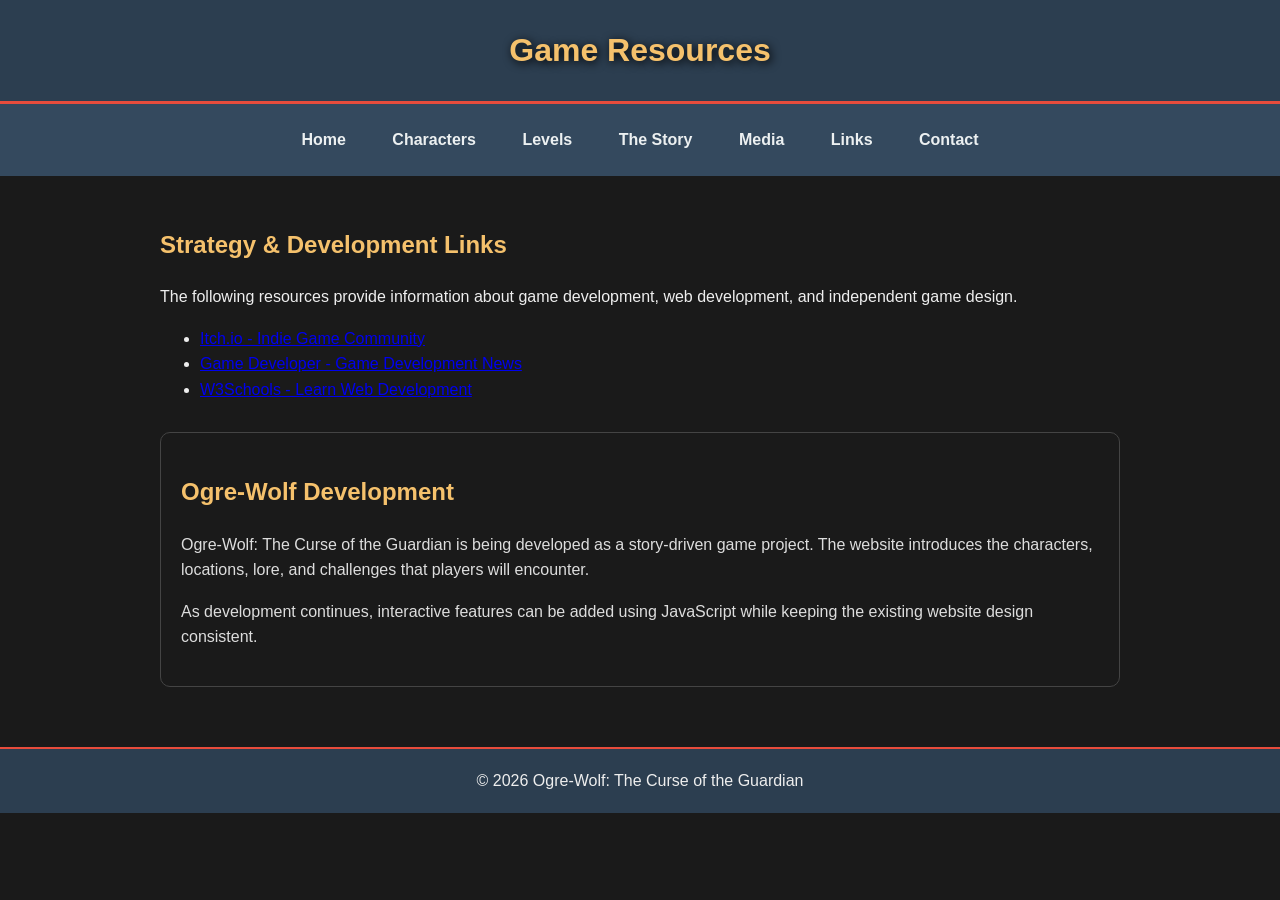
<file: links.html>
<!DOCTYPE html>
<html lang="en">
<head>
    <meta charset="UTF-8">
    <meta name="viewport" content="width=device-width, initial-scale=1.0">
    <meta name="description" content="Game development and web development resources for the Ogre-Wolf project.">
    <title>Resources - Ogre-Wolf</title>
    <link rel="stylesheet" href="style.css">
</head>

<body>

    <header>
        <h1>Game Resources</h1>
    </header>

    <nav>
        <a href="index.html">Home</a>
        <a href="characters.html">Characters</a>
        <a href="levels.html">Levels</a>
        <a href="lore.html">The Story</a>
        <a href="media.html">Media</a>
        <a href="links.html">Links</a>
        <a href="contact.html">Contact</a>
    </nav>

    <div class="container">

        <h2>Strategy &amp; Development Links</h2>

        <p>
            The following resources provide information about game development,
            web development, and independent game design.
        </p>

        <ul>
            <li>
                <a href="https://itch.io" target="_blank" rel="noopener noreferrer">
                    Itch.io - Indie Game Community
                </a>
            </li>

            <li>
                <a href="https://www.gamedeveloper.com" target="_blank" rel="noopener noreferrer">
                    Game Developer - Game Development News
                </a>
            </li>

            <li>
                <a href="https://www.w3schools.com" target="_blank" rel="noopener noreferrer">
                    W3Schools - Learn Web Development
                </a>
            </li>
        </ul>

        <section class="monster-lore">
            <h2>Ogre-Wolf Development</h2>

            <p>
                Ogre-Wolf: The Curse of the Guardian is being developed as a
                story-driven game project. The website introduces the characters,
                locations, lore, and challenges that players will encounter.
            </p>

            <p>
                As development continues, interactive features can be added
                using JavaScript while keeping the existing website design
                consistent.
            </p>
        </section>

    </div>

    <footer>
        <p>&copy; 2026 Ogre-Wolf: The Curse of the Guardian</p>
    </footer>
    <script src="game.js"></script>

</body>
</html>
</file>
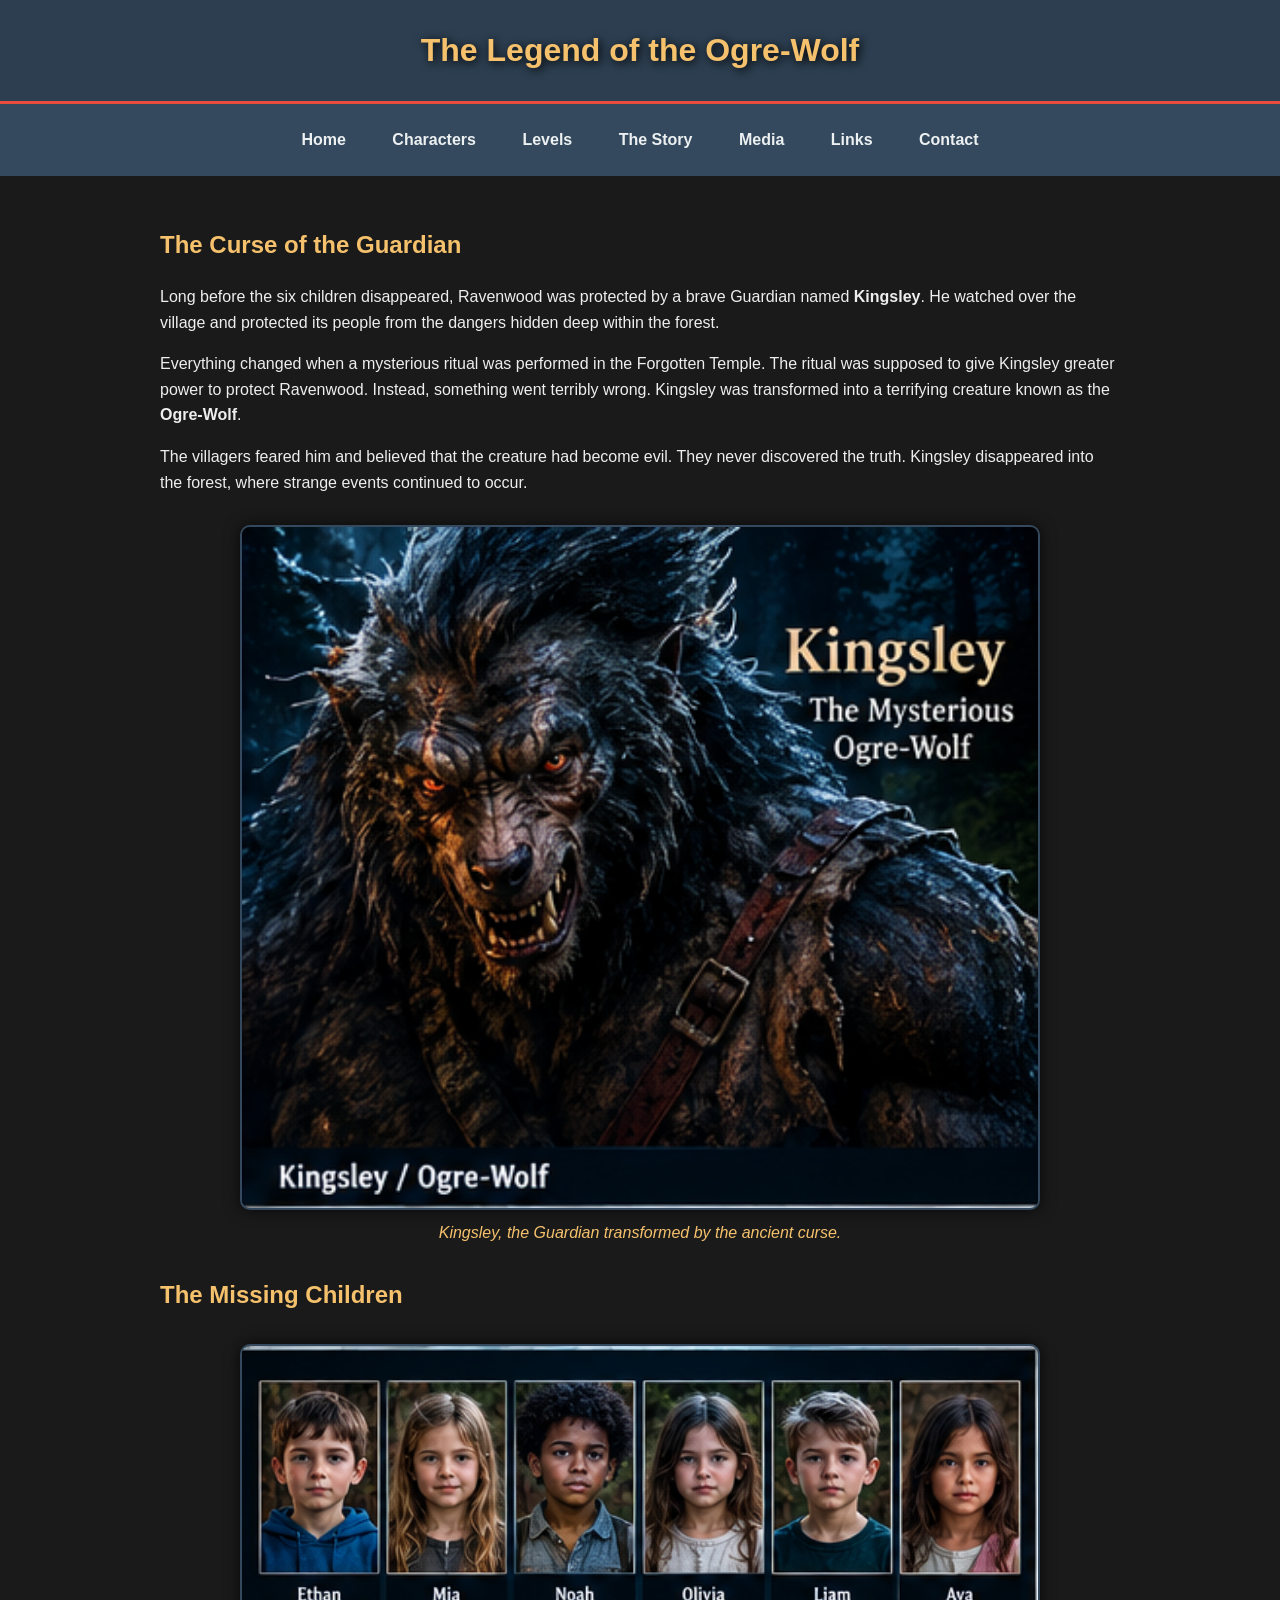
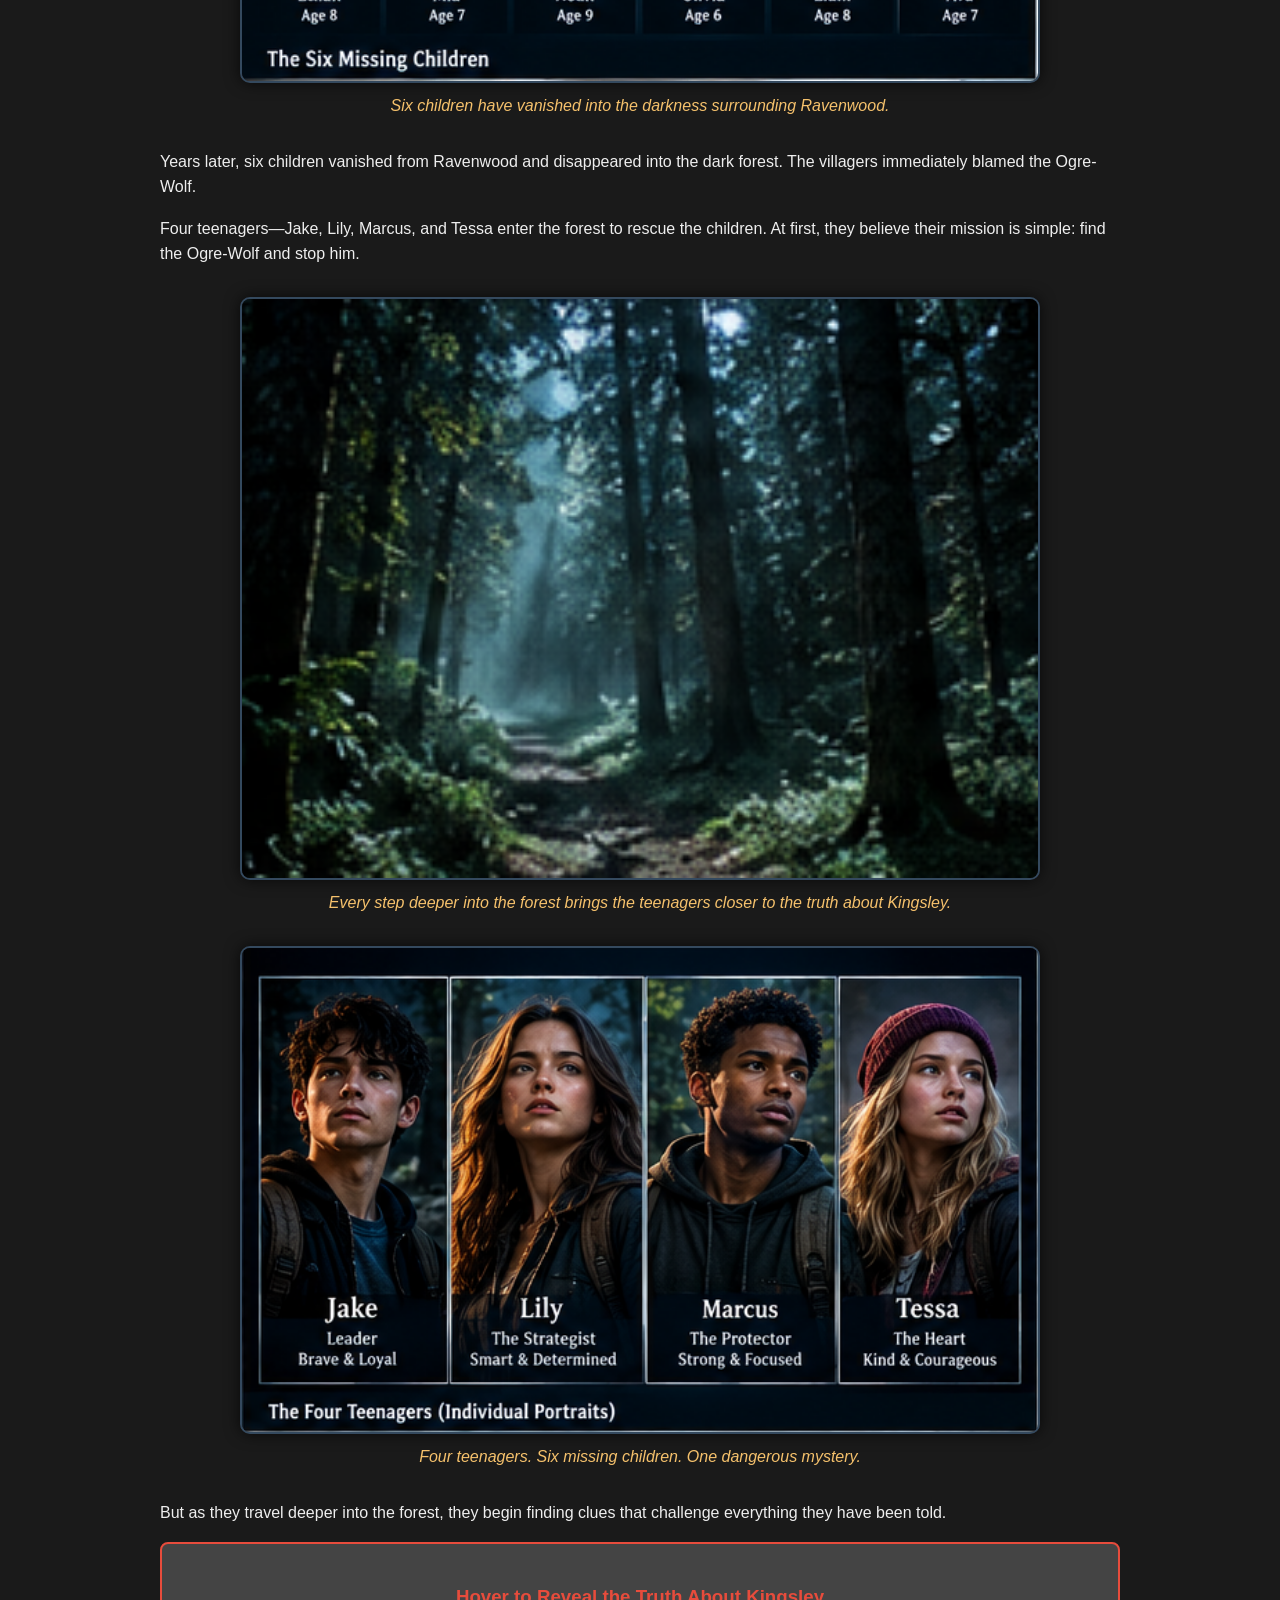
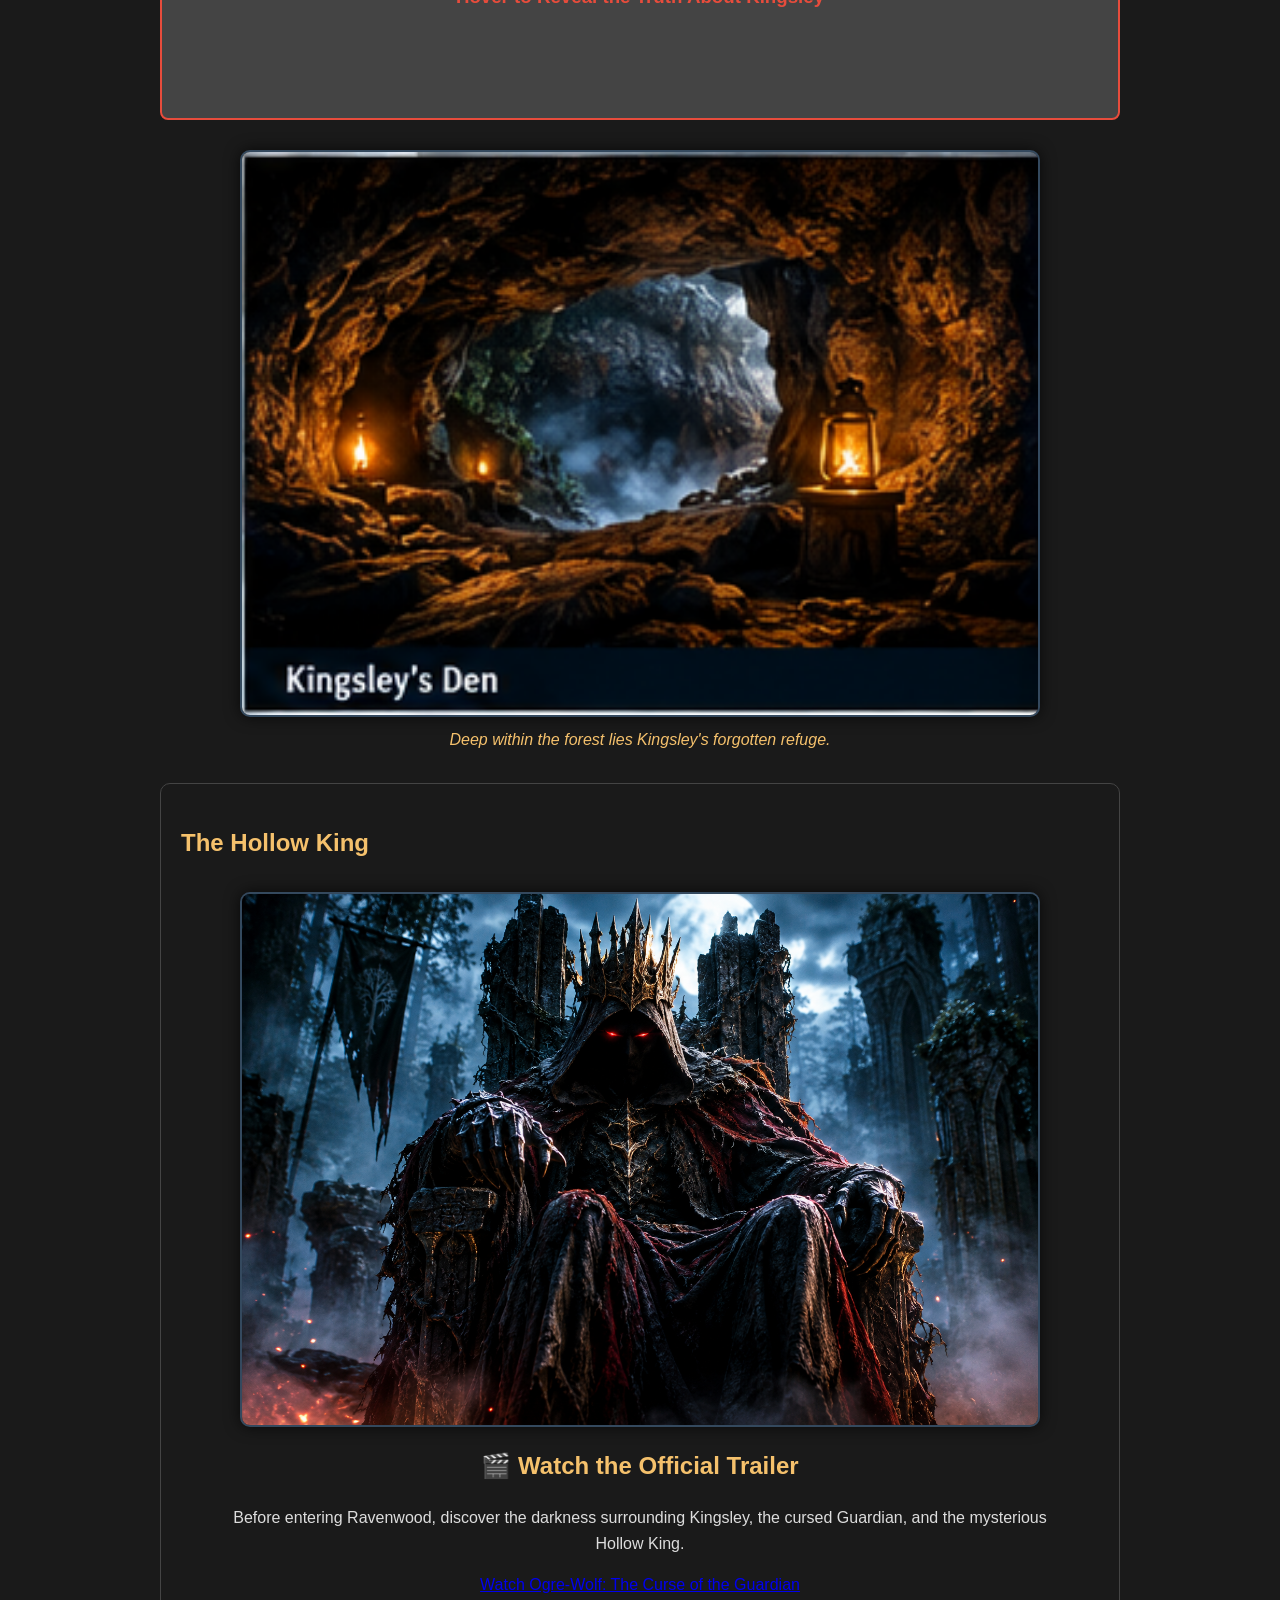
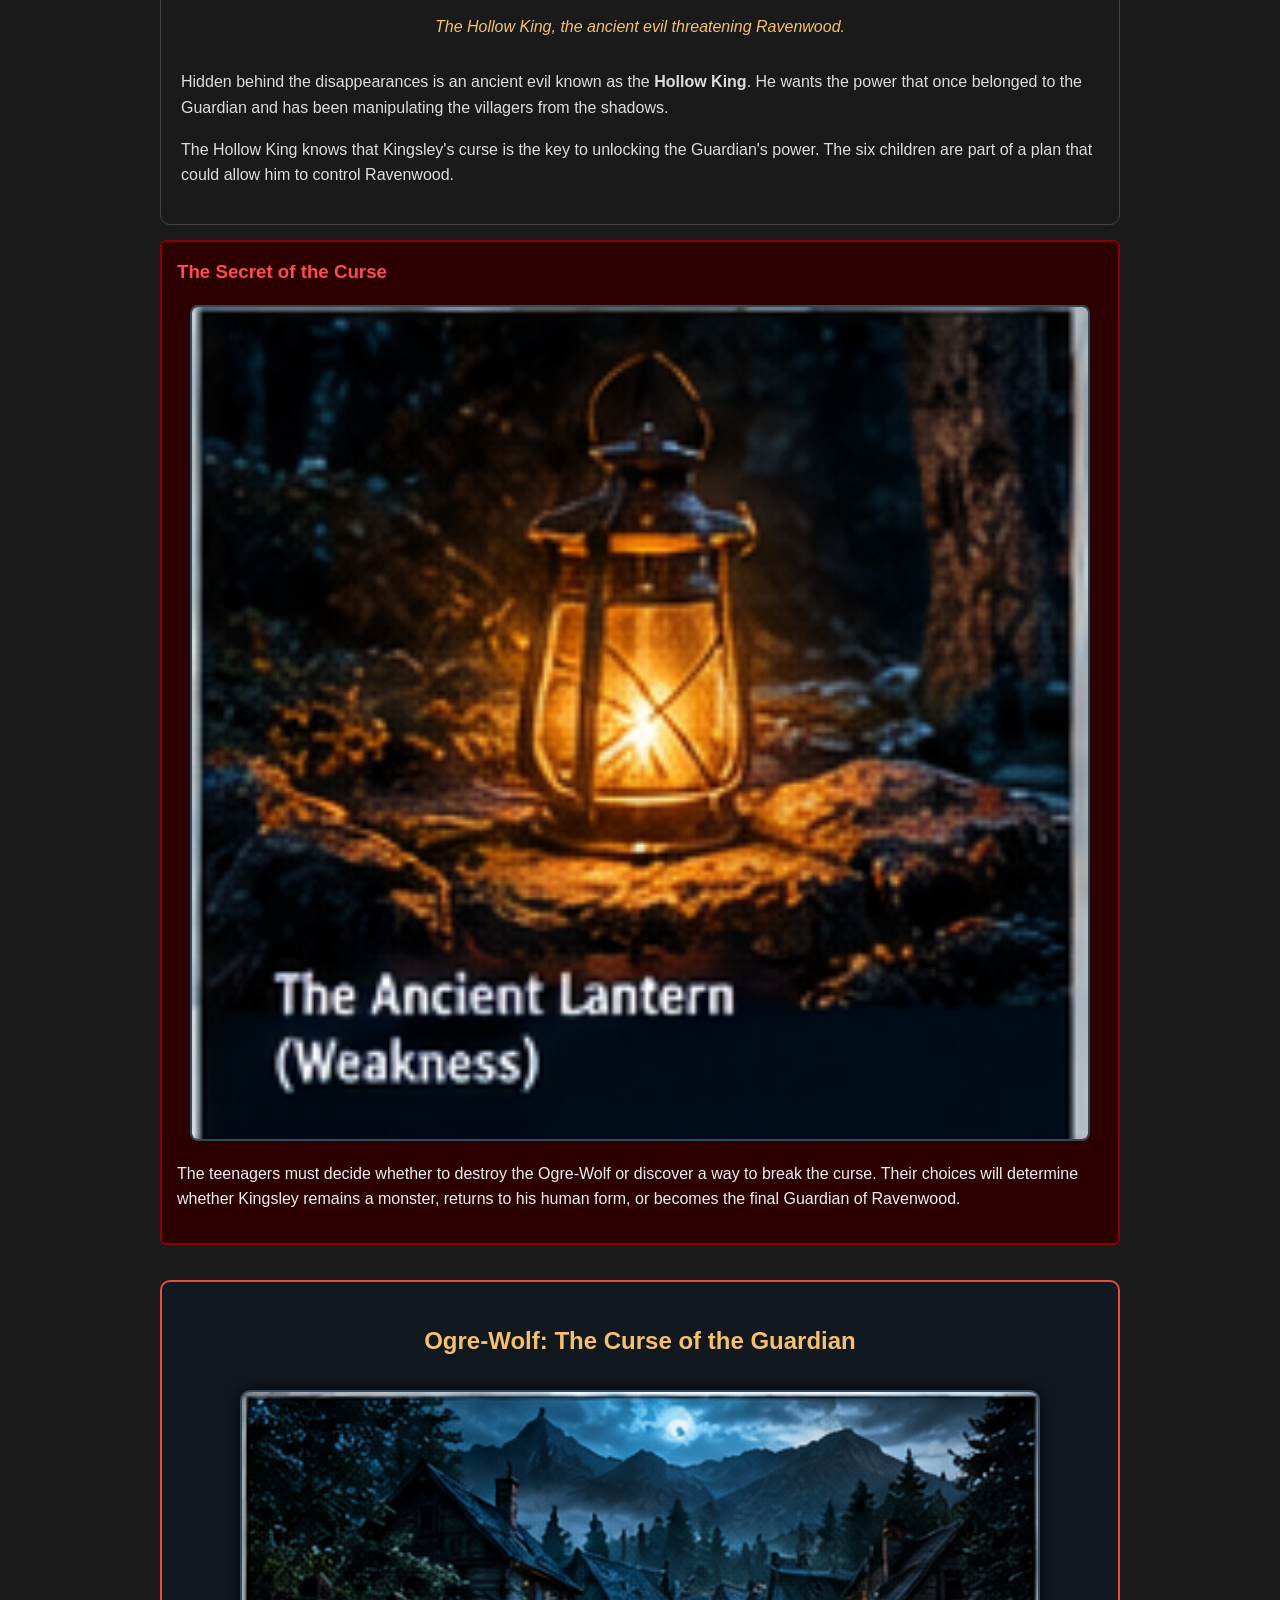
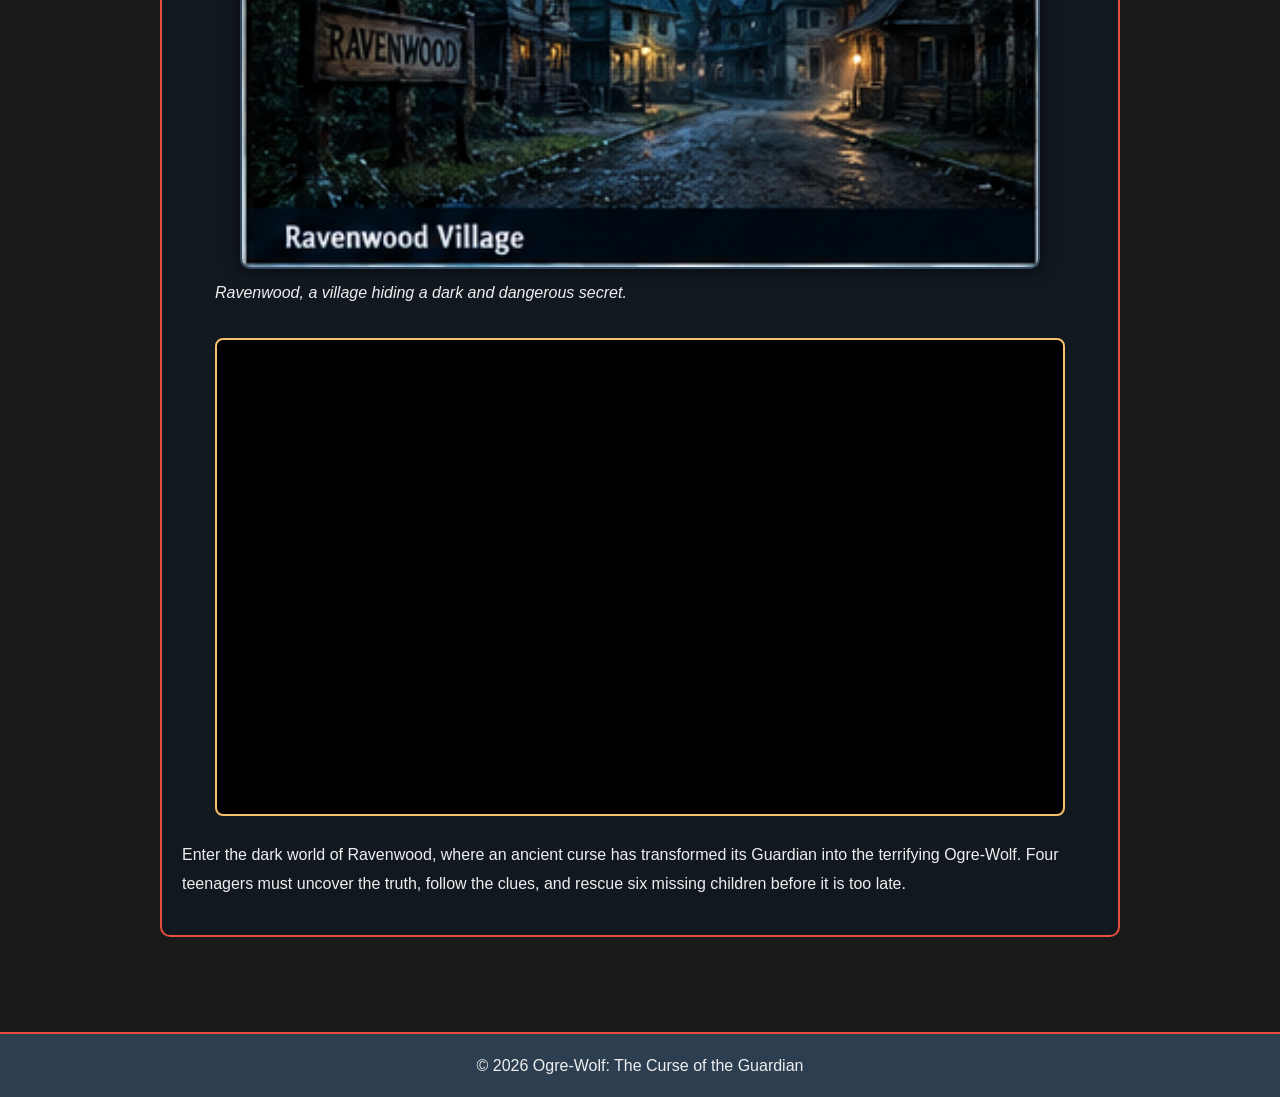
<file: lore.html>
<!DOCTYPE html>
<html lang="en">
<head>
    <meta charset="UTF-8">
    <meta name="viewport" content="width=device-width, initial-scale=1.0">
    <meta name="description" content="Discover the legend of Kingsley, the Ogre-Wolf, and the curse surrounding Ravenwood.">
    <title>Game Lore - Ogre-Wolf</title>
    <link rel="stylesheet" href="style.css">
</head>

<body>

    <header>
        <h1>The Legend of the Ogre-Wolf</h1>
    </header>

    <nav>
        <a href="index.html">Home</a>
        <a href="characters.html">Characters</a>
        <a href="levels.html">Levels</a>
        <a href="lore.html">The Story</a>
        <a href="media.html">Media</a>
        <a href="links.html">Links</a>
        <a href="contact.html">Contact</a>
    </nav>

    <div class="container">

        <h2>The Curse of the Guardian</h2>

        <p>
            Long before the six children disappeared, Ravenwood was protected
            by a brave Guardian named <strong>Kingsley</strong>. He watched over
            the village and protected its people from the dangers hidden deep
            within the forest.
        </p>

        <p>
            Everything changed when a mysterious ritual was performed in the
            Forgotten Temple. The ritual was supposed to give Kingsley greater
            power to protect Ravenwood. Instead, something went terribly wrong.
            Kingsley was transformed into a terrifying creature known as the
            <strong>Ogre-Wolf</strong>.
        </p>

        <p>
            The villagers feared him and believed that the creature had become
            evil. They never discovered the truth. Kingsley disappeared into
            the forest, where strange events continued to occur.
        </p>


<div class="story-image">
    <img src="images/03_kingsley_ogre_wolf.png"
         alt="Kingsley, the cursed Ogre-Wolf Guardian">

    <p class="image-caption">
        Kingsley, the Guardian transformed by the ancient curse.
    </p>
</div>
        <h2>The Missing Children</h2>

        <div class="story-image">
    <img src="images/04_six_missing_children.png"
         alt="The six missing children of Ravenwood">
    <p class="image-caption">
        Six children have vanished into the darkness surrounding Ravenwood.
    </p>
</div>

        <p>
            Years later, six children vanished from Ravenwood and disappeared
            into the dark forest. The villagers immediately blamed the
            Ogre-Wolf.
        </p>

        <p>
            Four teenagers—Jake, Lily, Marcus, and Tessa enter the forest to rescue
            the children. At first, they believe their mission is simple:
            find the Ogre-Wolf and stop him.
        </p>

        <div class="story-image">
    <img src="images/06_dark_forest.png"
         alt="The dark forest surrounding Ravenwood">

    <p class="image-caption">
        Every step deeper into the forest brings the teenagers closer
        to the truth about Kingsley.
    </p>
</div>

        <div class="story-image">
    <img src="images/02_four_teenagers_portraits.png"
         alt="Jake, Lily, Marcus, and Tessa preparing to rescue the children">
    <p class="image-caption">
        Four teenagers. Six missing children. One dangerous mystery.
    </p>
</div>

        <p>
            But as they travel deeper into the forest, they begin finding clues
            that challenge everything they have been told.
        </p>


        <div class="monster-card">

            <h3>Hover to Reveal the Truth About Kingsley</h3>

            <p class="hidden-text">
                Kingsley may not be the real enemy. The Ogre-Wolf is still
                protecting something deep within the forest, and the missing
                children may be connected to an ancient power.
            </p>

        </div>

        <div class="story-image">
    <img src="images/07_kingsleys_den.png"
         alt="Kingsley's mysterious den">

    <p class="image-caption">
        Deep within the forest lies Kingsley's forgotten refuge.
    </p>
</div>

        <section class="monster-lore">

            <h2>The Hollow King</h2>

            <div class="story-image">
    <img src="images/hollow_king.png"
         alt="The mysterious Hollow King">
<section>
    <h2>🎬 Watch the Official Trailer</h2><p>
    Before entering Ravenwood, discover the darkness
    surrounding Kingsley, the cursed Guardian, and the
    mysterious Hollow King.
</p>

<p>
    <a href="media.html">
        Watch Ogre-Wolf: The Curse of the Guardian
    </a>
</p>

</section>


    <p class="image-caption">
        The Hollow King, the ancient evil threatening Ravenwood.
    </p>
</div>

            <p>
                Hidden behind the disappearances is an ancient evil known as
                the <strong>Hollow King</strong>. He wants the power that once
                belonged to the Guardian and has been manipulating the villagers
                from the shadows.
            </p>

            <p>
                The Hollow King knows that Kingsley's curse is the key to
                unlocking the Guardian's power. The six children are part of a
                plan that could allow him to control Ravenwood.
            </p>

        </section>

        <section class="weakness-box">

            <h3>The Secret of the Curse</h3>

            <img src="images/12_ancient_lantern.png"
     alt="The ancient lantern holding a secret"
     class="story-trailer-image">

            <p>
                The teenagers must decide whether to destroy the Ogre-Wolf or
                discover a way to break the curse. Their choices will determine
                whether Kingsley remains a monster, returns to his human form,
                or becomes the final Guardian of Ravenwood.
            </p>

        </section>

        <section class="story-trailer">

    <h2>Ogre-Wolf: The Curse of the Guardian</h2>
    
    <div class="story-image">
    <img src="images/05_ravenwood_village.png"
         alt="The mysterious village of Ravenwood">

    <p class="image-caption">
        Ravenwood, a village hiding a dark and dangerous secret.
    </p>
    </div>

    <div class="trailer-container">
    <iframe
        src="https://www.youtube.com/embed/wS4srJcAU1E"
        title="Ogre-Wolf: The Curse of the Guardian Official Trailer"
        loading="eager"
        referrerpolicy="strict-origin-when-cross-origin"
        allow="accelerometer; autoplay; clipboard-write; encrypted-media; gyroscope; picture-in-picture; web-share"
        allowfullscreen>
    </iframe>
</div>

    <p>
        Enter the dark world of Ravenwood, where an ancient curse
        has transformed its Guardian into the terrifying Ogre-Wolf.
        Four teenagers must uncover the truth, follow the clues,
        and rescue six missing children before it is too late.
    </p>

</section>


    </div>

    <footer>
        <p>&copy; 2026 Ogre-Wolf: The Curse of the Guardian</p>
    </footer>
    <script src="game.js"></script>

</body>
</html>
</file>
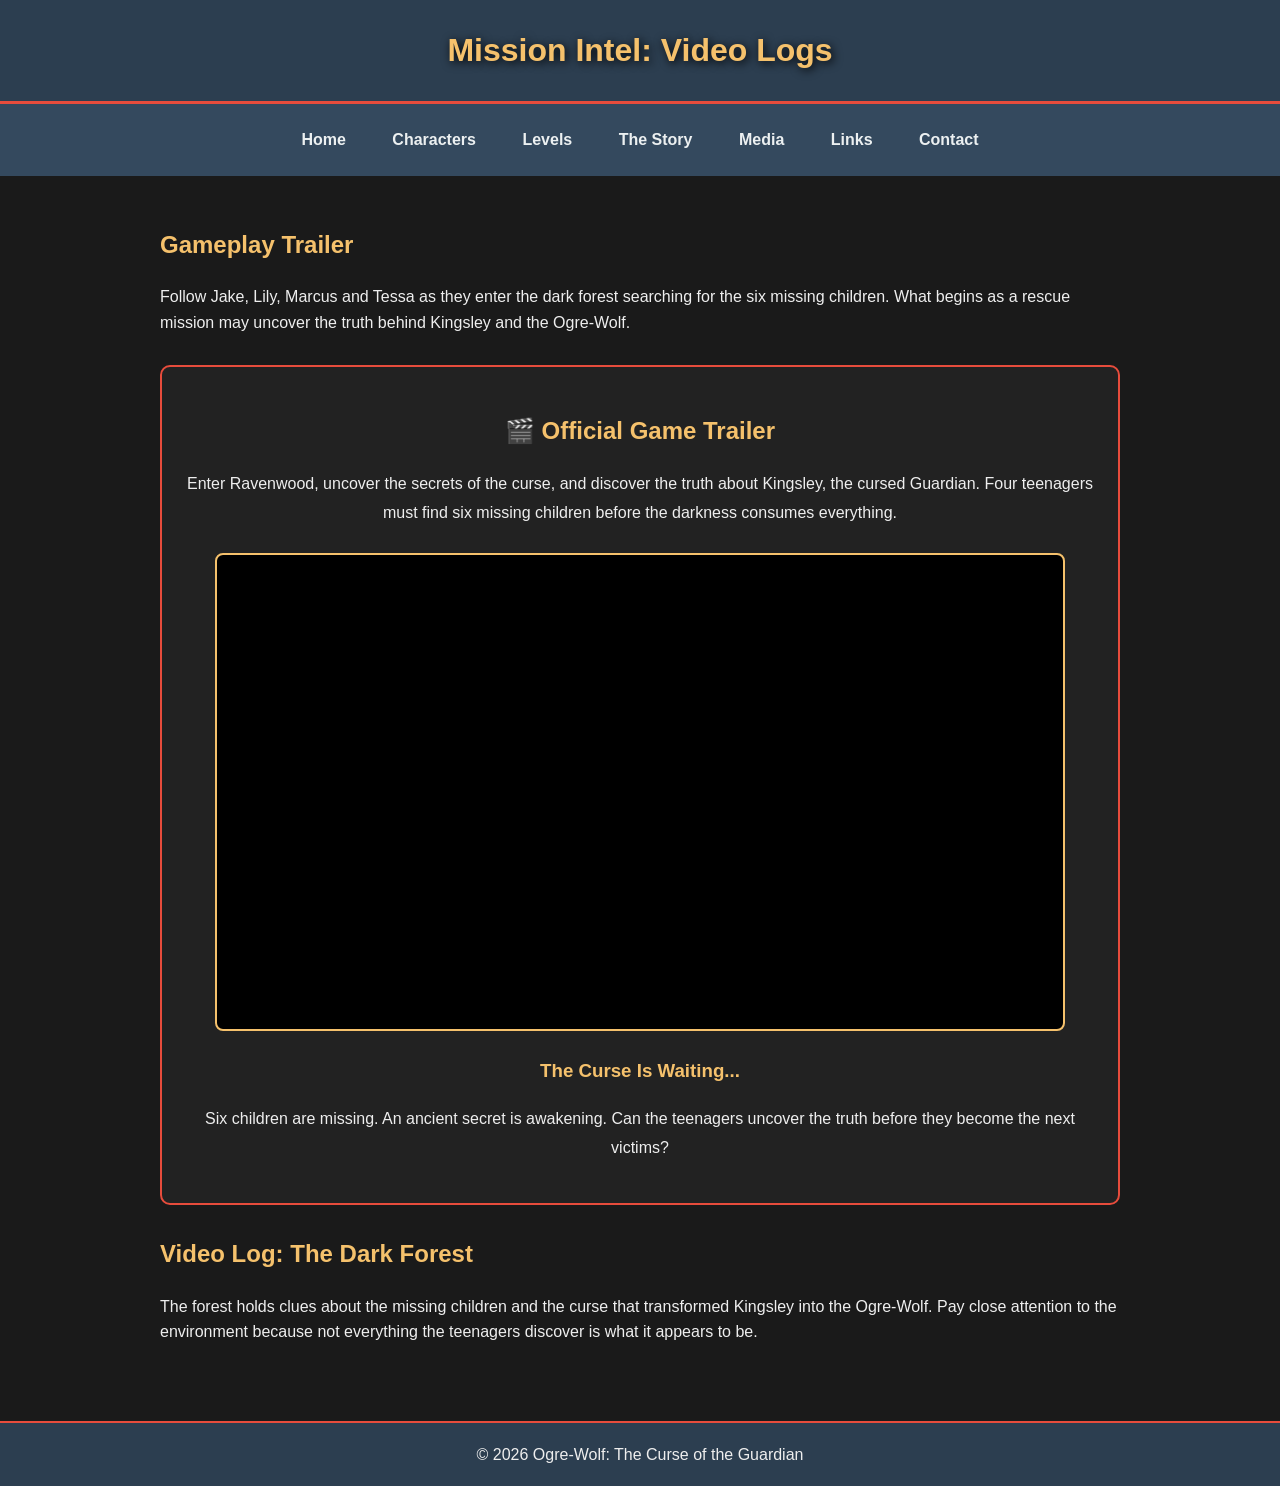
<file: media.html>
<!DOCTYPE html>
<html lang="en">
<head>
    <meta charset="UTF-8">
    <meta name="viewport" content="width=device-width, initial-scale=1.0">
    <meta name="referrer" content="strict-origin-when-cross-origin">
    <meta name="description" content="Media and video logs from the Ogre-Wolf: The Curse of the Guardian game project.">
    <title>Media - Ogre-Wolf</title>
    <link rel="stylesheet" href="style.css">
</head>

<body>

    <header>
        <h1>Mission Intel: Video Logs</h1>
    </header>

    <nav>
        <a href="index.html">Home</a>
        <a href="characters.html">Characters</a>
        <a href="levels.html">Levels</a>
        <a href="lore.html">The Story</a>
        <a href="media.html">Media</a>
        <a href="links.html">Links</a>
        <a href="contact.html">Contact</a>
    </nav>

    <div class="container">

        <h2>Gameplay Trailer</h2>

        <p>
            Follow Jake, Lily, Marcus and Tessa as they enter the dark forest
            searching for the six missing children. What begins as a rescue
            mission may uncover the truth behind Kingsley and the Ogre-Wolf.
        </p>

        
       <section class="trailer-section">
    <h2>🎬 Official Game Trailer</h2><p>
    Enter Ravenwood, uncover the secrets of the curse,
    and discover the truth about Kingsley, the cursed Guardian.
    Four teenagers must find six missing children before
    the darkness consumes everything.
</p>

<div class="trailer-container">
    <iframe
        src="https://www.youtube.com/embed/wS4srJcAU1E"
        title="Ogre-Wolf: The Curse of the Guardian Official Trailer"
        loading="eager"
        referrerpolicy="strict-origin-when-cross-origin"
        allow="accelerometer; autoplay; clipboard-write; encrypted-media; gyroscope; picture-in-picture; web-share"
        allowfullscreen>
    </iframe>
</div>
<h3>The Curse Is Waiting...</h3>

<p>
    Six children are missing. An ancient secret is awakening.
    Can the teenagers uncover the truth before they become
    the next victims?
</p>

</section>
        <h2>Video Log: The Dark Forest</h2>

        <p>
            The forest holds clues about the missing children and the curse
            that transformed Kingsley into the Ogre-Wolf. Pay close attention
            to the environment because not everything the teenagers discover
            is what it appears to be.
        </p>

    </div>

    <footer>
        <p>&copy; 2026 Ogre-Wolf: The Curse of the Guardian</p>
    </footer>
    <script src="game.js"></script>

</body>
</html>
</file>
<file: style.css>
* {
  box-sizing: border-box;
  }

html {
scroll-behavior: smooth;
}

body {
font-family: 'Segoe UI', Arial, sans-serif;
margin: 0;
background: #1a1a1a;
color: #eee;
line-height: 1.6;
}

header {
background: #2c3e50;
padding: 25px 20px;
text-align: center;
border-bottom: 3px solid #e74c3c;
}

header h1 {
margin: 0;
color: #f5c16c;
text-shadow: 2px 2px 10px #000;
}

.tagline {
margin: 5px 0 0;
color: #ddd;
font-style: italic;
}

nav {
background: #34495e;
padding: 12px;
text-align: center;
}

nav a {
display: inline-block;
color: #ecf0f1;
margin: 5px 15px;
padding: 6px;
text-decoration: none;
font-weight: bold;
}

nav a:hover,
nav a:focus {
color: #f5c16c;
text-decoration: underline;
}

.container {
padding: 30px 20px 60px;
max-width: 1000px;
margin: auto;
}

h2 {
color: #f5c16c;
}

h3 {
color: #e74c3c;
}

.hero {
background: #263238;
padding: 30px;
margin-bottom: 30px;
border: 2px solid #555;
border-radius: 10px;
box-shadow: 0 5px 15px #000;
}

.hero h2 {
font-size: 2em;
}

.hero p {
font-size: 1.05em;
}


.story-intro {
background: #222;
padding: 25px;
margin-bottom: 30px;
border-left: 5px solid #e74c3c;
border-radius: 5px;
}


.game-features {
margin-bottom: 30px;
}

.feature-grid {
display: grid;
grid-template-columns: repeat(2, 1fr);
gap: 20px;
}

.feature {
background: #333;
padding: 20px;
border: 1px solid #555;
border-radius: 8px;
}

.feature h3 {
margin-top: 0;
}

.warning {
background: #2c0000;
border-left: 5px solid #ff0000;
padding: 20px;
margin-top: 20px;
color: #ffcccc;
border-radius: 5px;
}

.warning h2 {
color: #ff6666;
}


.button {
display: inline-block;
background: #e74c3c;
color: white;
padding: 10px 20px;
margin-top: 10px;
text-decoration: none;
font-weight: bold;
border-radius: 4px;
transition: background 0.3s ease, transform 0.2s ease;
}

.button:hover {
background: #c0392b;
transform: scale(1.03);
}

footer {
background: #2c3e50;
text-align: center;
padding: 15px;
width: 100%;
border-top: 2px solid #e74c3c;
}

footer p {
margin: 4px;
}

table {
width: 100%;
border-collapse: collapse;
margin-top: 20px;
background: #222;
}

th,
td {
border: 1px solid #444;
padding: 12px;
text-align: left;
}

th {
background: #444;
color: #fff;
}

.transition-box {
width: 150px;
height: 50px;
background: #e74c3c;
transition: transform 0.3s ease;
}

.transition-box:hover {
transform: scale(1.1);
cursor: pointer;
}

.monster-card {
background: #444;
padding: 20px;
border: 2px solid #e74c3c;
text-align: center;
transition: all 0.5s ease;
border-radius: 8px;
}

.monster-card:hover {
background: #e74c3c;
transform: scale(1.05);
}

.hidden-text {
opacity: 0;
transition: opacity 0.5s;
}

.monster-card:hover .hidden-text {
opacity: 1;
}

.monster-warning {
background: #2c0000;
border-left: 5px solid #ff0000;
padding: 15px;
margin-top: 20px;
color: #ffcccc;
}

.video-wrapper {
display: flex;
justify-content: center;
margin-top: 20px;
width: 100%;
}

.video-wrapper video {
max-width: 100%;
height: auto;
}

.video-wrapper iframe {
    max-width: 100%;
    border: none;
}


form {
background: #34495e;
padding: 20px;
border-radius: 8px;
}

input,
select,
textarea {
width: 100%;
padding: 10px;
margin-top: 5px;
margin-bottom: 15px;
border: none;
border-radius: 4px;
font-family: inherit;
}

textarea {
min-height: 120px;
resize: vertical;
}

button {
background: #e74c3c;
color: white;
padding: 10px 20px;
border: none;
border-radius: 4px;
cursor: pointer;
font-weight: bold;
}

button:hover {
background: #c0392b;
}


.monster-lore {
background: #1a1a1a;
padding: 20px;
border-radius: 10px;
color: #ddd;
margin-top: 30px;
border: 1px solid #444;
}

.weakness-box {
border: 2px solid #8b0000;
padding: 15px;
background: #2d0000;
margin-top: 15px;
border-radius: 6px;
}

.weakness-box h3 {
color: #ff4d4d;
margin-top: 0;
}

.game-over-bg {
background-color: #000;
color: #fff;
font-family: Arial, sans-serif;
min-height: 100vh;
}

.game-over-bg h1 {
color: #e74c3c;
text-shadow: 2px 2px 10px #ff0000;
}


img {
max-width: 100%;
height: auto;
}

.character-image {
display: block;
max-width: 300px;
margin: 20px auto;
border: 3px solid #555;
border-radius: 8px;
}


@media (max-width: 700px) {

header {
    padding: 20px 15px;
}

header h1 {
    font-size: 1.9em;
}

nav a {
    display: block;
    margin: 5px 0;
}

.container {
    width: 100%;
    padding: 20px 15px 50px;
}

.hero {
    padding: 20px;
}

.feature-grid {
    grid-template-columns: 1fr;
}

table {
    display: block;
    overflow-x: auto;
}

.button {
    width: 100%;
    text-align: center;
}

.video-wrapper iframe {
    width: 100%;
    height: auto;
    aspect-ratio: 16 / 9;
}

}


@media (max-width: 450px) {

header h1 {
    font-size: 1.5em;
}

h2 {
    font-size: 1.5em;
}

.hero h2 {
    font-size: 1.6em;
}

.container {
    padding-left: 10px;
    padding-right: 10px;
}
.story-image {
    display: block;
    width: 100%;
    max-width: 100px;
    height: auto;
    margin: 25px auto;
    border-radius: 10px;
    box-shadow: 0 5px 20px rgba (0, 0, 0, 0.5);
}

.level-select {
    text-align: center;
    margin: 30px auto;
    padding: 20px;
    background-color: #f5f5f5;
    border-radius: 10px;
}

.level-select h2 {
    margin-bottom: 10px;
}

.level-buttons {
    display: flex;
    flex-wrap: wrap;
    justify-content: center;
    gap: 10px;
}

.level-buttons button {
    padding: 12px 20px;
    font-size: 1em;
    cursor: pointer;
    border: none;
    border-radius: 6px;
}

.level-buttons button:hover {
    transform: scale(1.05);
}

.level-select {
    text-align: center;
    margin: 30px auto;
    padding: 20px;
    background-color: #f5f5f5;
    border-radius: 10px;
}

.level-select h2 {
    margin-bottom: 10px;
}

.level-buttons {
    display: flex;
    flex-wrap: wrap;
    justify-content: center;
    gap: 10px;
}

.level-buttons button {
    padding: 12px 20px;
    font-size: 1em;
    cursor: pointer;
    border: none;
    border-radius: 6px;
}

.level-buttons button:hover {
    transform: scale(1.05);
}
.level-buttons a.level-button {
    display: inline-block;
    padding: 10px 20px;
    text-decoration: none;
    cursor: pointer;
    border-radius: 4px;
    background: #e74c3c !important;
    color: white !important;
    font-weight: bold;
}

.level-buttons a.level-button {
    background-color: orange !important;
    color: white !important;
    display: inline-block;
    padding: 12px 20px;
    border-radius: 6px;
    text-decoration: none;
}
.level-buttons a.level-button {
    display: inline-block;
    background: #e74c3c;
    color: white;
    padding: 10px 20px;
    border: none;
    border-radius: 4px;
    cursor: pointer;
    font-weight: bold;
    text-decoration: none;
}

.level-buttons a.level-button:hover {
    background: #c0392b;
}

}
.level-buttons a.level-button {
    display: inline-block;
    box-sizing: border-box;
    width: auto;
    height: 42px;
    padding: 10px 20px;
    margin: 0;
    font-family: 'Segoe UI', Arial, sans-serif;
    font-size: 1em;
    line-height: 22px;
    text-decoration: none;
    border: none;
    border-radius: 6px;
    background-color: #ff4d4d;
    color: white;
    font-weight: bold;
    cursor: pointer;
    vertical-align: middle;
}

.level-buttons a.level-button:hover {
    background-color: #e67e00;
    transform: scale(1.05);
}

/* Location backgrounds for Ogre-Wolf */

.location-background {
min-height: 350px;
padding: 30px;
margin: 25px 0;
border-radius: 10px;
background-size: cover;
background-position: center;
background-repeat: no-repeat;
display: flex;
align-items: flex-end;
overflow: hidden;
}

.ravenwood-background {
background-image:
linear-gradient(to top, rgba(0, 0, 0, 0.9), rgba(0, 0, 0, 0.1)),
url("images/ravenwood_village.png");
}

.dark-forest-background {
background-image:
linear-gradient(to top, rgba(0, 0, 0, 0.9), rgba(0, 0, 0, 0.1)),
url("images/dark-forest.png");
}

.kingsley-den-background {
background-image:
linear-gradient(to top, rgba(0, 0, 0, 0.9), rgba(0, 0, 0, 0.1)),
url("images/kingsley-den.png");
}

.location-background h2 {
color: #f5c16c;
text-shadow: 2px 2px 5px #000;
}

.story-trailer {
    max-width: 1000px;
    margin: 30px auto;
    padding: 20px;
    text-align: center;
    background-color: #111820;
    border: 2px solid #e74c3c;
    border-radius: 10px;
}

.story-trailer h2 {
    color: #f5c16c;
    margin-bottom: 20px;
}

.story-trailer-image {
    display: block;
    width: 100%;
    max-width: 900px;
    height: auto;
    margin: 0 auto 20px;
    border-radius: 8px;
    border: 2px solid #34495e;
}

.story-trailer p {
    color: #eee;
    font-size: 16px;
    line-height: 1.8;
    text-align: left;
}

.story-image {
    max-width: 850px;
    margin: 30px auto;
    text-align: center;
}

.story-image img {
    display: block;
    width: 100%;
    max-width: 800px;
    height: auto;
    margin: 0 auto;
    border: 2px solid #34495e;
    border-radius: 10px;
    box-shadow: 0 0 15px rgba(0, 0, 0, 0.7);
    transition: transform 0.3s ease;
}

.story-image img:hover {
    transform: scale(1.02);
}

.image-caption {
    color: #f5c16c;
    font-style: italic;
    margin-top: 10px;
}

/* Official Trailer Image */

.story-trailer {
    max-width: 1000px;
    margin: 35px auto;
    padding: 20px;
    text-align: center;
    background-color: #111820;
    border: 2px solid #e74c3c;
    border-radius: 10px;
}

.story-trailer h2 {
    color: #f5c16c;
    margin-bottom: 20px;
}

.story-trailer-image {
    display: block;
    width: 100%;
    max-width: 900px;
    height: auto;
    margin: 0 auto 20px;
    border-radius: 8px;
    border: 2px solid #34495e;
}

.story-trailer p {
    color: #eee;
    font-size: 16px;
    line-height: 1.8;
    text-align: left;
}

.trailer-section {
max-width: 1000px;
margin: 30px auto;
padding: 25px;
text-align: center;
background: #222;
border: 2px solid #e74c3c;
border-radius: 10px;
}

.trailer-section h2,
.trailer-section h3 {
color: #f5c16c;
}

.trailer-container {
position: relative;
width: 100%;
max-width: 850px;
margin: 25px auto;
aspect-ratio: 16 / 9;
overflow: hidden;
background: #000;
border: 2px solid #f5c16c;
border-radius: 8px;
}

.trailer-container iframe {
position: absolute;
top: 0;
left: 0;
display: block;
width: 100%;
height: 100%;
border: none;
}

.trailer-section p {
line-height: 1.8;
}

@media screen and (max-width: 768px){
.trailer-container {
width: 100%;
max-width: 100%;
margin: 20px auto;
aspect-ratio: 16 / 9;
border-radius: 6px;
    }
}

#growlButton {
background: #1a1a1a;
color: #f5c16c;
border: 2px solid #e74c3c;
border-radius: 8px;
padding: 14px 24px;
font-size: 17px;
font-weight: bold;
cursor: pointer;
margin: 20px auto;
display: block;
transition: all 0.3s ease;
}

#growlButton:hover,
#growlButton:focus {
background: #e74c3c;
color: #ffffff;
box-shadow: 0 0 18px #e74c3c;
outline: 2px solid #f5c16c;
outline-offset: 4px;
}

#windButton {
background: #1a1a1a;
color: #a8d5a2;
border: 2px solid #34495e;
border-radius: 8px;
padding: 14px 24px;
font-size: 17px;
font-weight: bold;
cursor: pointer;
margin: 12px auto;
display: block;
transition: all 0.3s ease;
}

#windButton:hover,
#windButton:focus {
background: #34495e;
color: #ffffff;
box-shadow: 0 0 18px #a8d5a2;
outline: 2px solid #a8d5a2;
outline-offset: 4px;
}

.level2-page {
min-height: 100vh;
background-image:
linear-gradient(rgba(0, 0, 0, 0.55), rgba(0, 0, 0, 0.75)),
url("images/06_dark_forest.png");
background-size: cover;
background-position: center;
background-repeat: no-repeat;
background-attachment: fixed;
color: #ffffff;
padding: 20px;
box-sizing: border-box;
}

.level2-page h1,
.level2-page h2,
.level2-page p {
text-shadow: 2px 2px 5px #000000;
}

.level2-image {
    display: block;
    width: 100%;
    max-width: 900px;
    height: auto;
    margin: 20px auto;
    border-radius: 10px;
}

.level-background {
    min-height: 100vh;
    box-sizing: border-box;
    padding: 20px 10px;
    background-size: cover;
    background-position: center;
    background-repeat: no-repeat;
}

/* Smaller, transparent game box */
.level-container {
    width: 90%;
    max-width: 700px;
    margin: 0 auto;
    padding: 15px;
    box-sizing: border-box;
    background: rgba(0, 0, 0, 0.65);
    border: 2px solid #8e44ad;
    border-radius: 12px;
    text-align: center;
}

/* Keep level headings readable */
.level-container h1 {
    font-size: clamp(1.5rem, 3vw, 2.2rem);
    overflow-wrap: break-word;
}

.level-container h2 {
    font-size: clamp(1.15rem, 2.5vw, 1.6rem);
}

/* Reduce the size of pictures inside the game box */
.level-image {
    display: block;
    width: 90%;
    max-width: 400px;
    max-height: 200px;
    object-fit: contain;
    margin: 10px auto;
}

/* Make buttons comfortable to use */
.level-container button,
.level-container .game-button {
    max-width: 100%;
    margin: 8px;
    padding: 12px 16px;
    box-sizing: border-box;
    font-size: 16px;
}

/* Allow the layout to fit smaller screens */
@media (max-width: 600px) {
    .level-background {
        padding: 12px 8px;
    }

    .level-container {
        width: 96%;
        padding: 12px;
    }

    .level-image {
        max-height: 160px;
    }
}
</file>
